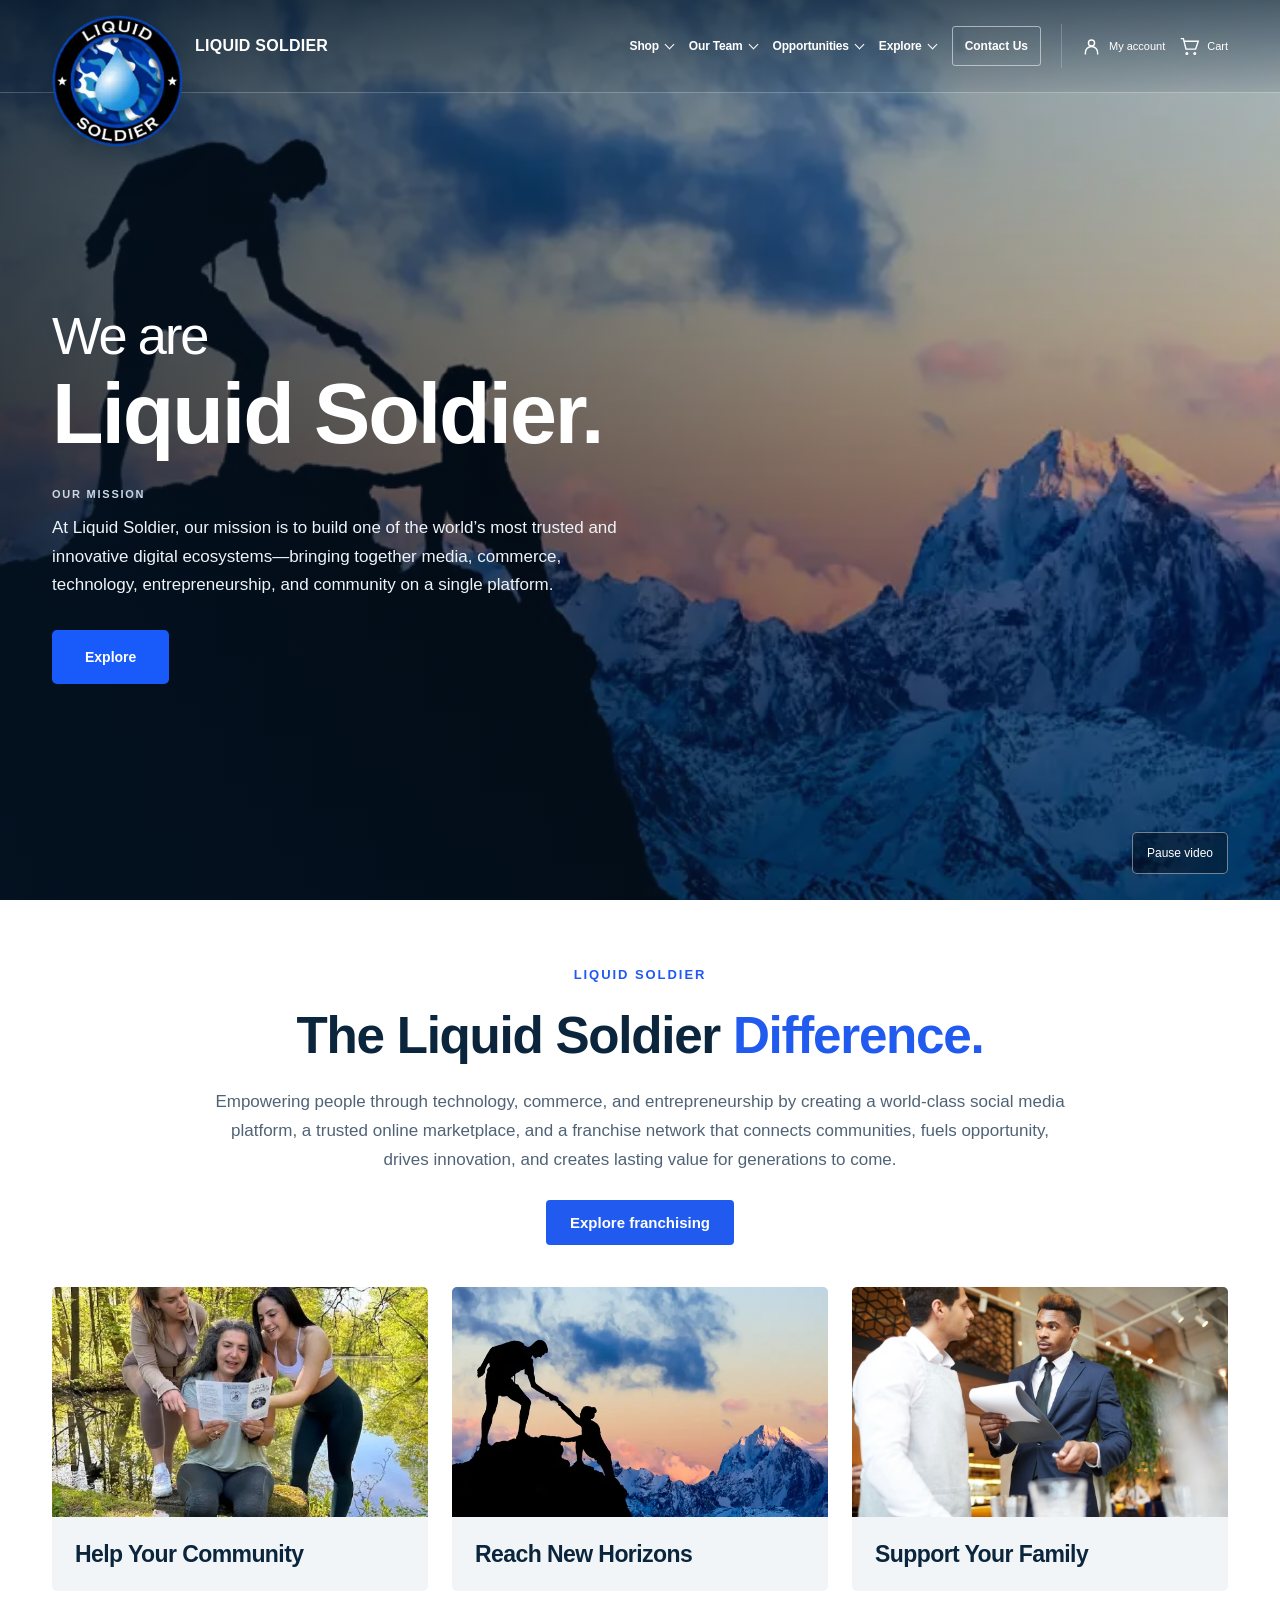
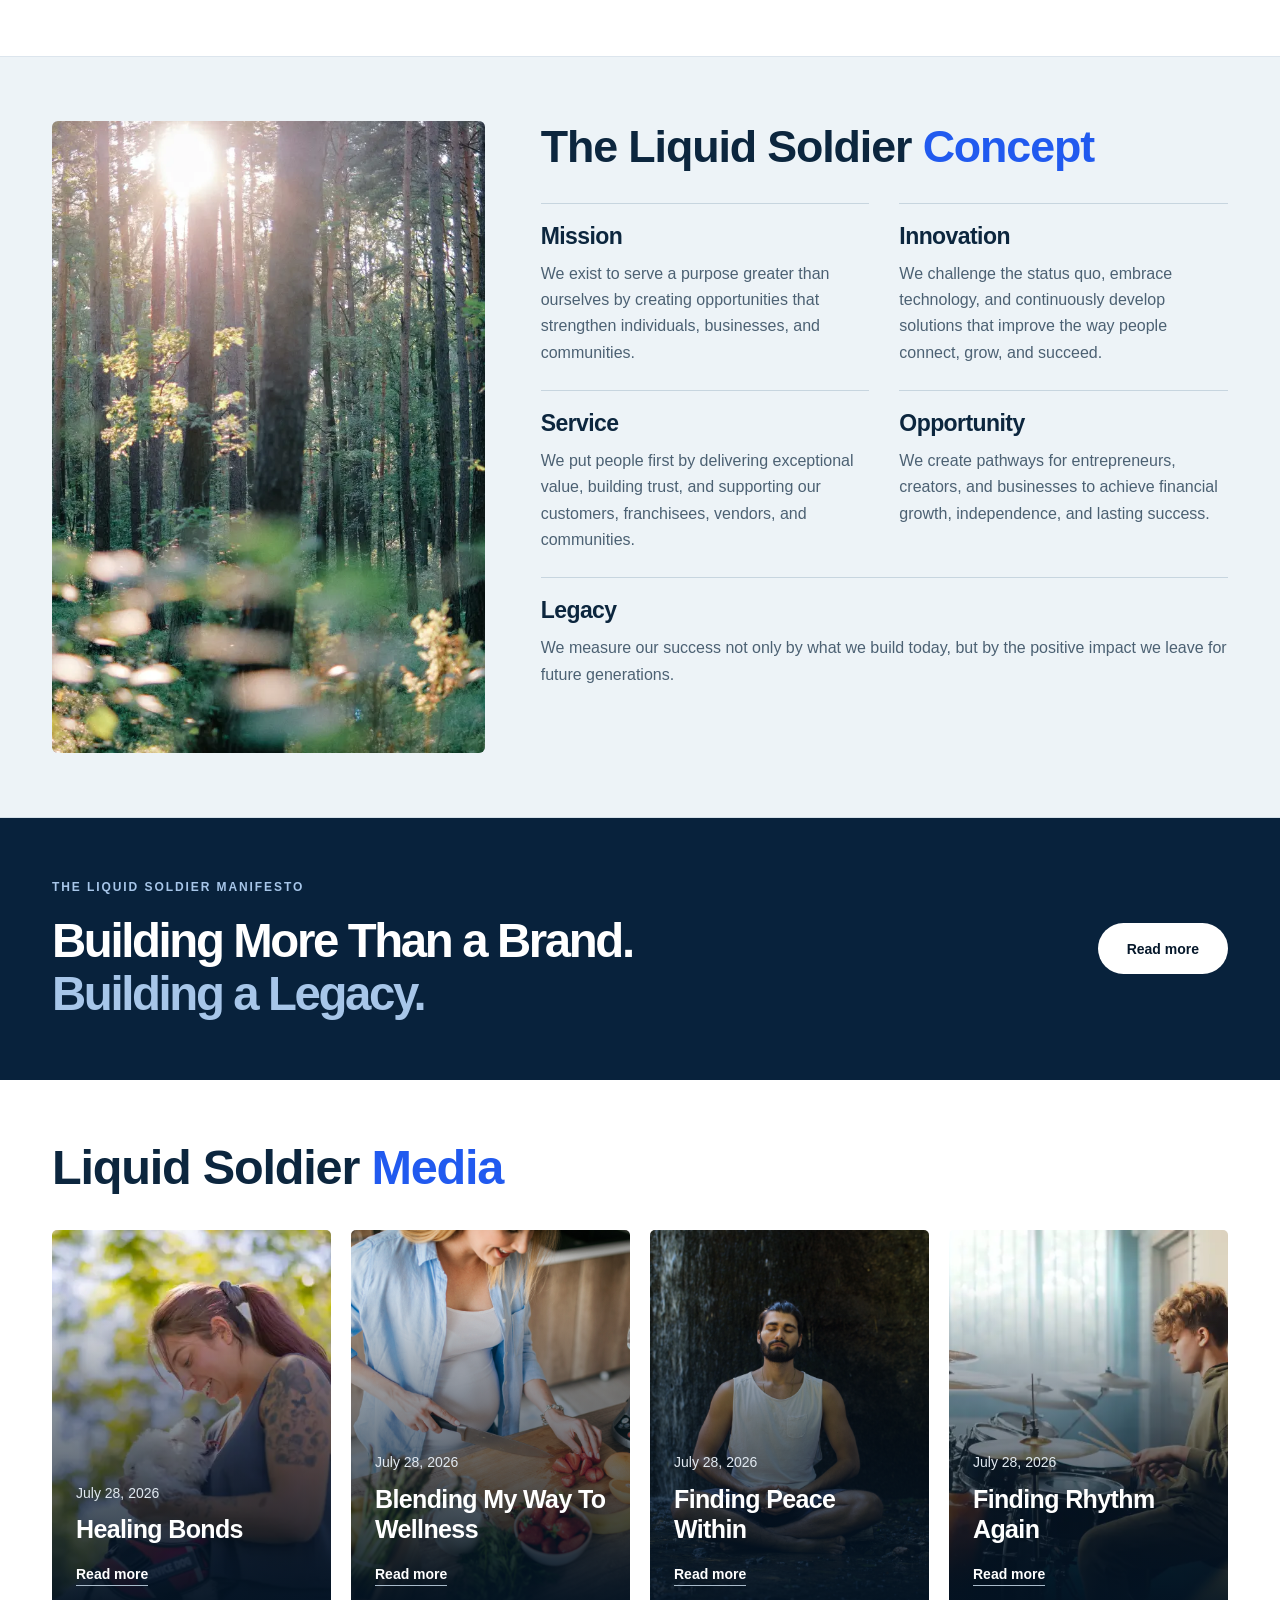
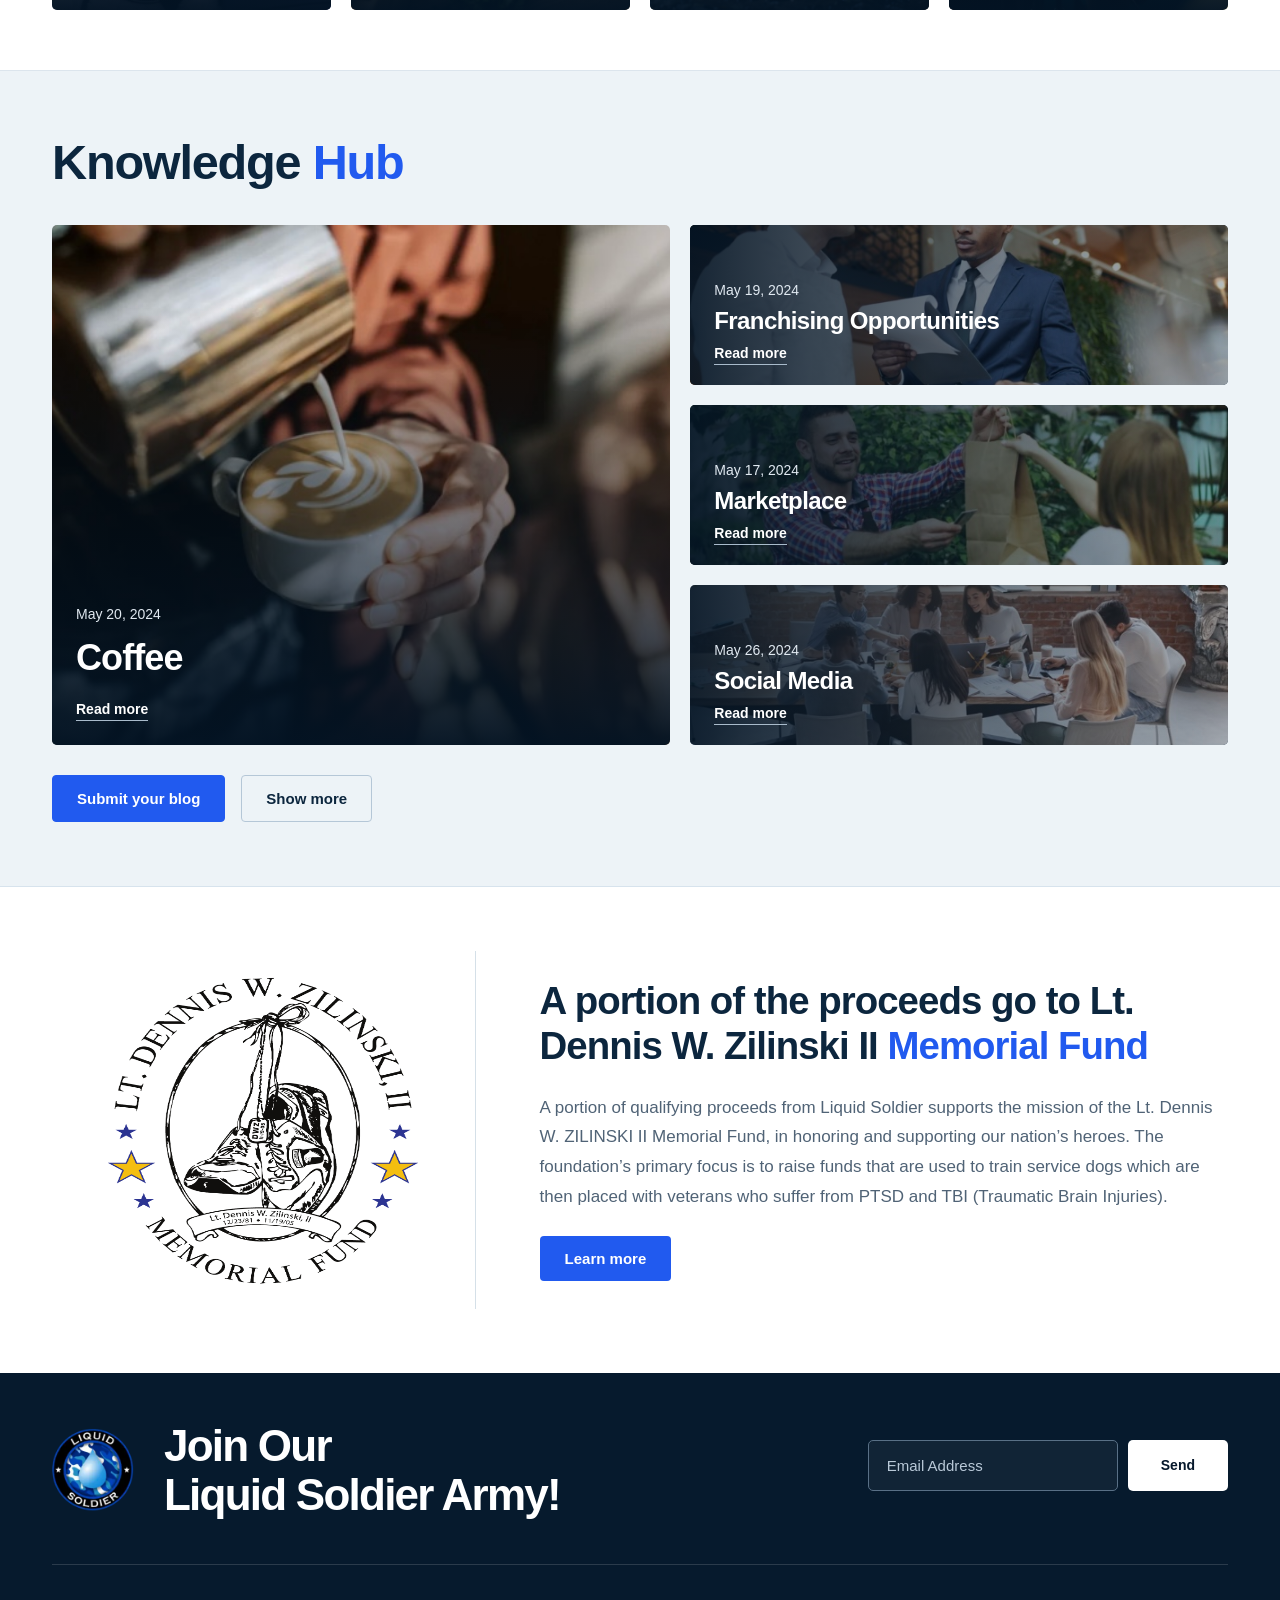
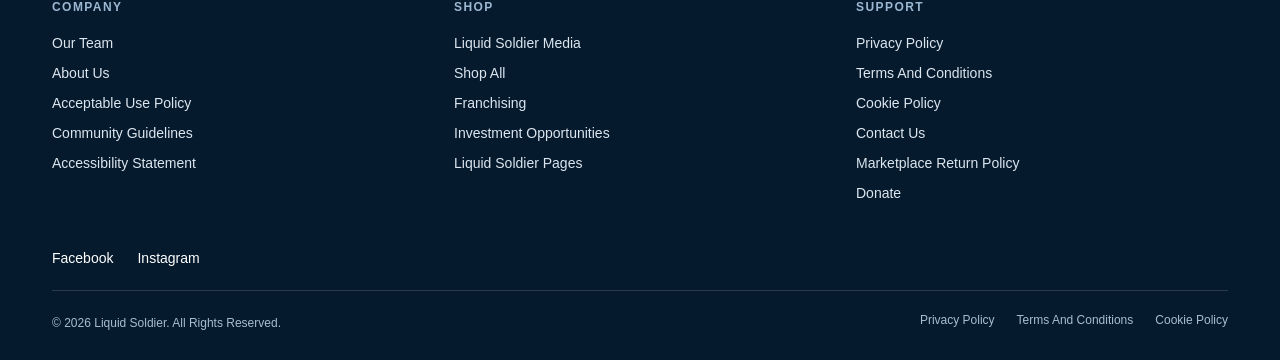
<file: index.html>
<!doctype html><html lang="en"><head><meta charset="utf-8"><meta name="viewport" content="width=device-width,initial-scale=1"><meta name="theme-color" content="#071c31"><title>Liquid Soldier | Cinematic Homepage Preview</title><meta name="description" content="Liquid Soldier — media, commerce, technology, entrepreneurship, and community."><link rel="stylesheet" href="styles.css"><link rel="stylesheet" href="fullscreen.css"><link rel="stylesheet" href="navigation-variations.css"><link rel="stylesheet" href="navigation-v2.css"><link rel="stylesheet" href="navigation-v2-sticky.css"><link rel="stylesheet" href="heading-avenir.css">
<link rel="stylesheet" href="concept-people.css">
<link rel="stylesheet" href="difference-photography.css">
<link rel="stylesheet" href="media-refined.css">
<link rel="stylesheet" href="hub-featured.css">
<link rel="stylesheet" href="support-logo.css">
<link rel="stylesheet" href="memorial-balanced.css">
<meta name="robots" content="noindex,nofollow">
</head><body class="direction-1 nav-revision nav-revision-4"><a class="skip" href="#main">Skip to main content</a>
<header class="header"><div class="container header-inner"><a href="#" class="brand" aria-label="Liquid Soldier home"><img src="logo-original.webp" alt="Liquid Soldier" width="112" height="114"><span class="wordmark">LIQUID SOLDIER</span></a><nav id="navigation" aria-label="Main navigation"><div class="primary"><details><summary>Shop</summary><div class="dropdown"><a class="" href="https://liquidsoldier.com/itsallmedical/">Shop All</a><a class="" href="https://liquidsoldier.com/liquid-soldier-coffee/">Liquid Soldier Coffee</a><a class="" href="https://liquidsoldier.com/liquid-soldier-supplements/">Liquid Soldier Supplements</a><a class="" href="https://liquidsoldier.com/ls-clothing-coming-soon/">Liquid Soldier Clothing</a><a class="" href="https://liquidsoldier.com/gallery/">Gallery Collectibles</a><a class="" href="https://liquidsoldier.com/donate/">Donate</a></div></details><details><summary>Our Team</summary><div class="dropdown"><a href="https://liquidsoldier.com/about-us/">About Us</a><a class="" href="https://liquidsoldier.com/leadership-governance/executive-team/">Executive Team</a><a class="" href="https://liquidsoldier.com/leadership-governance/executive-committee/">Executive Committee</a><a class="" href="https://liquidsoldier.com/leadership-governance/advisory-committee/">Advisory Committee</a><a class="" href="https://liquidsoldier.com/people-administration/human-resources-team/">Human Resources Team</a></div></details><details><summary>Opportunities</summary><div class="dropdown"><a href="https://liquidsoldier.com/franchising/">Franchising</a><a href="https://liquidsoldier.com/opportunities/">Investment Opportunities</a></div></details><details><summary>Explore</summary><div class="dropdown"><a href="https://liquidsoldier.com/liquid-soldier-media/">Liquid Soldier Media</a><a href="https://liquidsoldier.com/liquid-soldier-pages/">Liquid Soldier Pages</a><a href="https://liquidsoldier.com/blog/">Knowledge Hub</a></div></details><a class="contact-link" href="https://liquidsoldier.com/contact-us/">Contact Us</a></div></nav><div class="commerce-links"><a href="https://liquidsoldier.com/my-account/"><svg viewBox="0 0 24 24" fill="none" stroke="currentColor" stroke-width="1.6" aria-hidden="true"><circle cx="12" cy="8" r="3.5"/><path d="M5 21v-2a7 7 0 0 1 14 0v2"/></svg><span>My account</span></a><a href="https://liquidsoldier.com/cart/"><svg viewBox="0 0 24 24" fill="none" stroke="currentColor" stroke-width="1.6" aria-hidden="true"><path d="M2 3h3l3 12h11l3-9H6"/><circle cx="9" cy="20" r="1"/><circle cx="18" cy="20" r="1"/></svg><span>Cart</span></a></div><button aria-label="Menu" class="menu-button" aria-expanded="false" aria-controls="navigation"><span class="menu-label">Menu</span><span class="menu-lines" aria-hidden="true"></span></button></div></header>
<main id="main"><section class="hero" aria-labelledby="hero-title"><video autoplay muted playsinline loop preload="auto" poster="ABOUT-US-1024x1024-1-1.webp" aria-hidden="true"><source src="bannervideo.mp4" type="video/mp4"></video><div class="hero-shade"></div><div class="container hero-content"><h1 id="hero-title"><span>We are</span><strong>Liquid Soldier.</strong></h1><p><strong>Our Mission</strong> At Liquid Soldier, our mission is to build one of the world’s most trusted and innovative digital ecosystems—bringing together media, commerce, technology, entrepreneurship, and community on a single platform.</p><a class="button" href="https://liquidsoldier.com/franchising/">Explore</a></div><button class="video-toggle" aria-label="Play background video">Play video</button></section>
<section class="section difference difference-photography" id="difference"><div class="container"><div class="difference-photo-intro"><div class="difference-photo-title"><span class="eyebrow">LIQUID SOLDIER</span><h2>The Liquid Soldier <br><em>Difference.</em></h2></div><div><p>Empowering people through technology, commerce, and entrepreneurship by creating a world-class social media platform, a trusted online marketplace, and a franchise network that connects communities, fuels opportunity, drives innovation, and creates lasting value for generations to come.</p><a class="difference-photo-cta" href="https://liquidsoldier.com/franchising/">Explore franchising</a></div></div><div class="difference-photo-benefits"><article><img src="Image-1-e1685704927376.webp" alt="" loading="lazy"><h3>Help Your Community</h3></article><article><img src="ABOUT-US-1024x1024-1-1.webp" alt="" loading="lazy"><h3>Reach New Horizons</h3></article><article><img src="Untitled-design-Franchising-Opportunities.jpg" alt="" loading="lazy"><h3>Support Your Family</h3></article></div></div></section>
<section class="section concept concept-people" id="concept"><div class="container concept-people-inner"><div class="concept-photo"><img src="img10.webp" alt="Sunlight filtering through a forest"></div><div><h2>The Liquid Soldier <span class="concept-accent">Concept</span></h2><div class="concept-values"><article><h3>Mission</h3><p>We exist to serve a purpose greater than ourselves by creating opportunities that strengthen individuals, businesses, and communities.</p></article><article><h3>Innovation</h3><p>We challenge the status quo, embrace technology, and continuously develop solutions that improve the way people connect, grow, and succeed.</p></article><article><h3>Service</h3><p>We put people first by delivering exceptional value, building trust, and supporting our customers, franchisees, vendors, and communities.</p></article><article><h3>Opportunity</h3><p>We create pathways for entrepreneurs, creators, and businesses to achieve financial growth, independence, and lasting success.</p></article><article><h3>Legacy</h3><p>We measure our success not only by what we build today, but by the positive impact we leave for future generations.</p></article></div></div></div></section>
<section class="manifesto"><div class="container manifesto-inner"><div><span class="eyebrow light">The Liquid Soldier Manifesto</span><h2>Building More Than a Brand.<br><span>Building a Legacy.</span></h2></div><a class="button white" href="https://liquidsoldier.com/about-us/">Read more</a></div></section>
<section class="section media media-refined" id="media"><div class="container"><h2>Liquid Soldier <span>Media</span></h2><div class="media-cards"><a class="media-card" href="https://liquidsoldier.com/healing-bonds/"><img src="4-Blog-Healing-Bonds-1.webp" alt="" loading="lazy"><div class="media-card-copy"><time datetime="2026-07-28">July 28, 2026</time><h3>Healing Bonds</h3><span class="media-read">Read more</span></div></a><a class="media-card" href="https://liquidsoldier.com/blending-my-way-to-wellness/"><img src="2-Blog-Blending-My-Way-To-Wellness.png" alt="" loading="lazy"><div class="media-card-copy"><time datetime="2026-07-28">July 28, 2026</time><h3>Blending My Way To Wellness</h3><span class="media-read">Read more</span></div></a><a class="media-card" href="https://liquidsoldier.com/finding-peace-within/"><img src="1-Blog-Finding-Peace-Within-2.png" alt="" loading="lazy"><div class="media-card-copy"><time datetime="2026-07-28">July 28, 2026</time><h3>Finding Peace Within</h3><span class="media-read">Read more</span></div></a><a class="media-card" href="https://liquidsoldier.com/finding-rhythm-again/"><img src="3-Blog-Finding-Rhythm-Again.webp" alt="" loading="lazy"><div class="media-card-copy"><time datetime="2026-07-28">July 28, 2026</time><h3>Finding Rhythm Again</h3><span class="media-read">Read more</span></div></a></div></div></section>
<section class="section hub hub-featured" id="knowledge"><div class="container"><h2>Knowledge <span>Hub</span></h2><div class="knowledge-stories"><a class="knowledge-story" href="https://liquidsoldier.com/coffee/"><img src="Untitled-design-Coffee.jpg" alt=""><div class="knowledge-copy"><time datetime="2024-05-20">May 20, 2024</time><h3>Coffee</h3><span>Read more</span></div></a><a class="knowledge-story" href="https://liquidsoldier.com/franchising-opportunities/"><img src="Untitled-design-Franchising-Opportunities.jpg" alt=""><div class="knowledge-copy"><time datetime="2024-05-19">May 19, 2024</time><h3>Franchising Opportunities</h3><span>Read more</span></div></a><a class="knowledge-story" href="https://liquidsoldier.com/marketplace/"><img src="m1.jpg" alt=""><div class="knowledge-copy"><time datetime="2024-05-17">May 17, 2024</time><h3>Marketplace</h3><span>Read more</span></div></a><a class="knowledge-story" href="https://liquidsoldier.com/social-media/"><img src="s1.jpg" alt=""><div class="knowledge-copy"><time datetime="2024-05-26">May 26, 2024</time><h3>Social Media</h3><span>Read more</span></div></a></div><div class="knowledge-actions"><a href="https://liquidsoldier.com/submit-post/">Submit your blog</a><a href="https://liquidsoldier.com/blog/">Show more</a></div></div></section>
<section class="section support memorial-balanced" id="memorial"><div class="container memorial-inner"><div class="memorial-logo-area"><div class="memorial-emblem"><img src="zilinski-official-high-resolution.png" alt="Lt. Dennis W. Zilinski II Memorial Fund"></div></div><div class="memorial-text"><h2>A portion of the proceeds go to Lt. Dennis W. Zilinski II <span>Memorial Fund</span></h2><p>A portion of qualifying proceeds from Liquid Soldier supports the mission of the Lt. Dennis W. ZILINSKI II Memorial Fund, in honoring and supporting our nation’s heroes. The foundation’s primary focus is to raise funds that are used to train service dogs which are then placed with veterans who suffer from PTSD and TBI (Traumatic Brain Injuries).</p><a class="memorial-button" href="https://liquidsoldier.com/donate/">Learn more</a></div></div></section></main>
<footer><div class="container"><div class="footer-top"><a href="#" aria-label="Liquid Soldier home"><img src="logo-original.webp" alt="Liquid Soldier" width="82" height="84"></a><h2>Join Our<br>Liquid Soldier Army!</h2><form class="newsletter"><label class="sr-only" for="email">Email Address</label><input id="email" name="email" type="email" placeholder="Email Address" autocomplete="email" required><button class="button white" type="submit">Send</button><p class="form-status" role="status"></p></form></div><div class="footer-links"><div><h3>Company</h3><a href="#navigation">Our Team</a><a class="" href="https://liquidsoldier.com/about-us/">About Us</a><a class="" href="https://liquidsoldier.com/acceptable-use-policy/">Acceptable Use Policy</a><a class="" href="https://liquidsoldier.com/community-guidelines/">Community Guidelines</a><a class="" href="https://liquidsoldier.com/accessibility-statement/">Accessibility Statement</a></div><div><h3>Shop</h3><a href="https://liquidsoldier.com/liquid-soldier-media/">Liquid Soldier Media</a><a class="" href="https://liquidsoldier.com/itsallmedical/">Shop All</a><a class="" href="https://liquidsoldier.com/franchising/">Franchising</a><a class="" href="https://liquidsoldier.com/opportunities/">Investment Opportunities</a><a class="" href="https://liquidsoldier.com/liquid-soldier-pages/">Liquid Soldier Pages</a></div><div><h3>Support</h3><a href="https://liquidsoldier.com/privacy-policy/">Privacy Policy</a><a href="https://liquidsoldier.com/terms-and-conditions/">Terms And Conditions</a><a href="https://liquidsoldier.com/cookie-policy">Cookie Policy</a><a class="" href="https://liquidsoldier.com/contact-us/">Contact Us</a><a class="" href="https://liquidsoldier.com/marketplace-return-policy/">Marketplace Return Policy</a><a class="" href="https://liquidsoldier.com/donate/">Donate</a></div></div><div class="social-links"><a href="https://www.facebook.com/">Facebook</a><a href="https://www.instagram.com/">Instagram</a></div><div class="footer-bottom"><p>© 2026 Liquid Soldier. All Rights Reserved.</p><div><a href="https://liquidsoldier.com/privacy-policy/">Privacy Policy</a><a href="https://liquidsoldier.com/terms-and-conditions/">Terms And Conditions</a><a href="https://liquidsoldier.com/cookie-policy">Cookie Policy</a></div></div></div></footer><script src="script.js"></script><script src="navigation-variations.js"></script><script src="navigation-v2-sticky.js"></script></body></html>
</file>
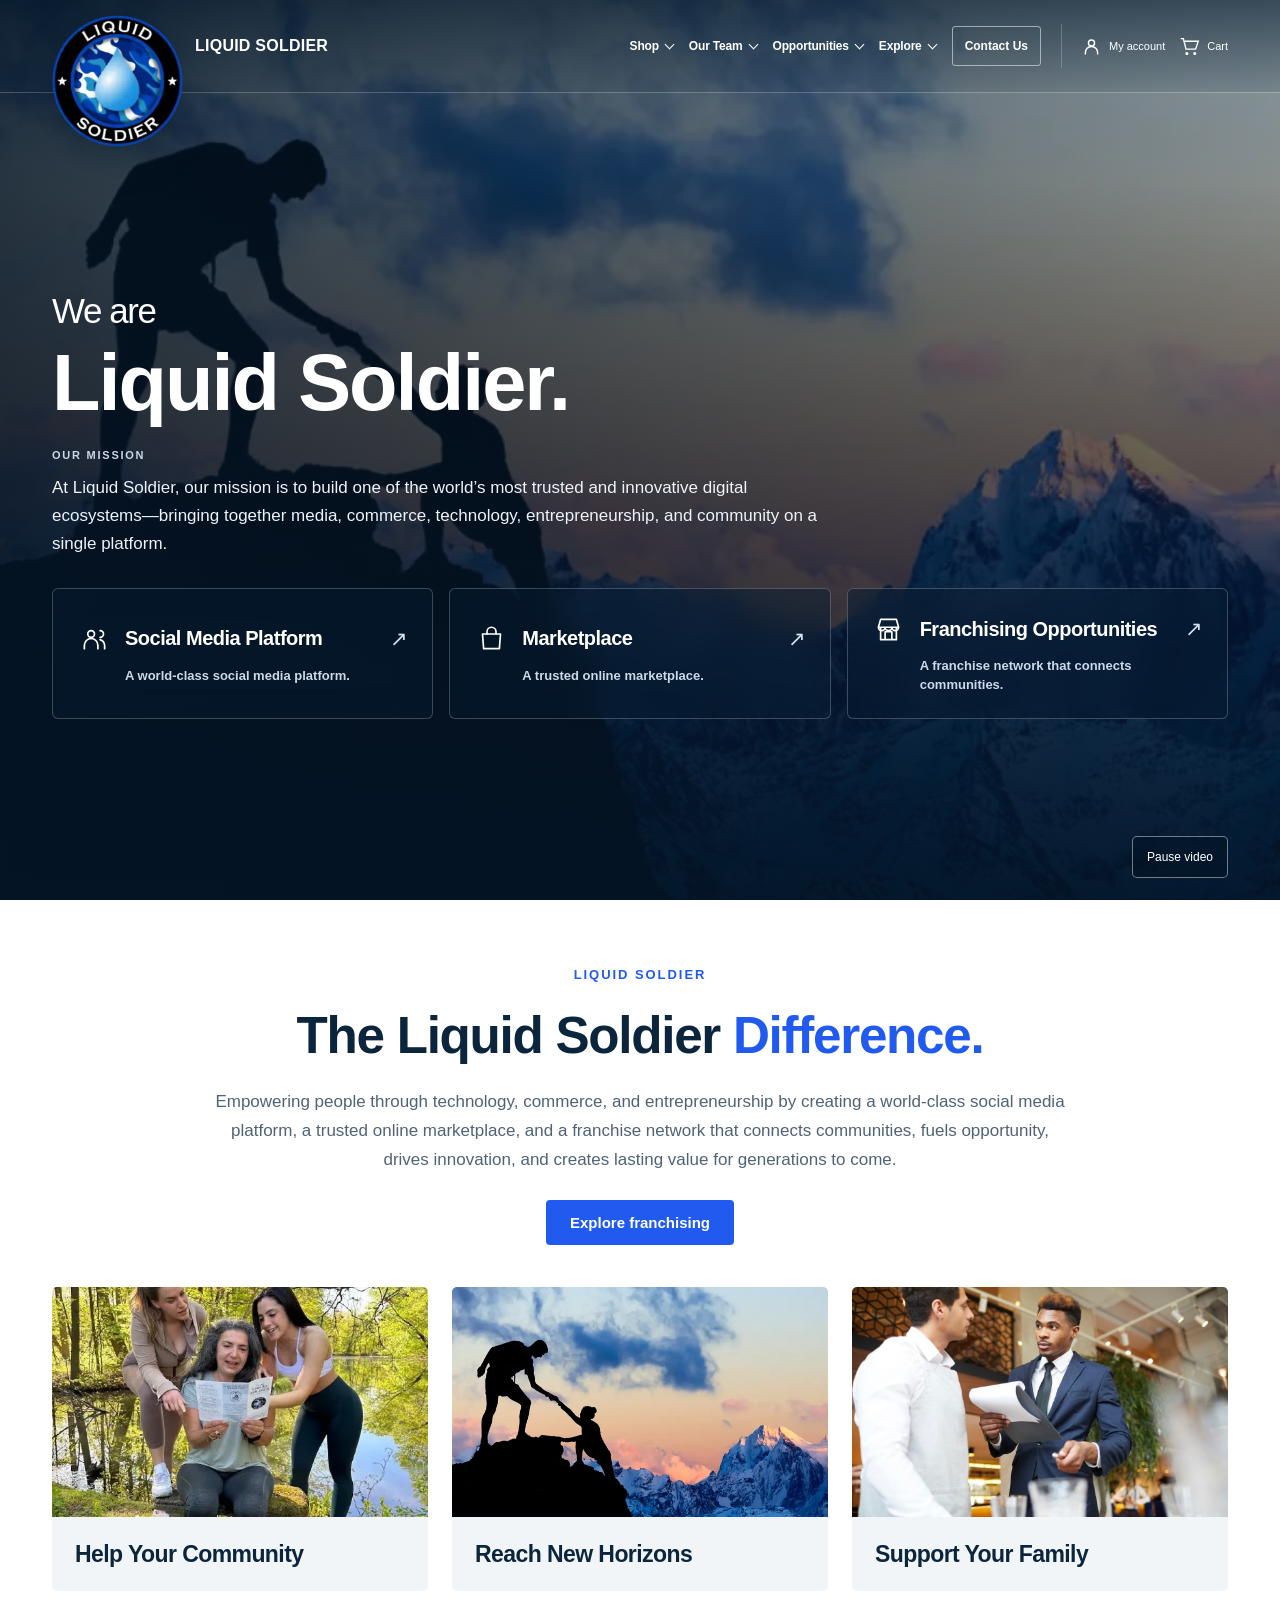
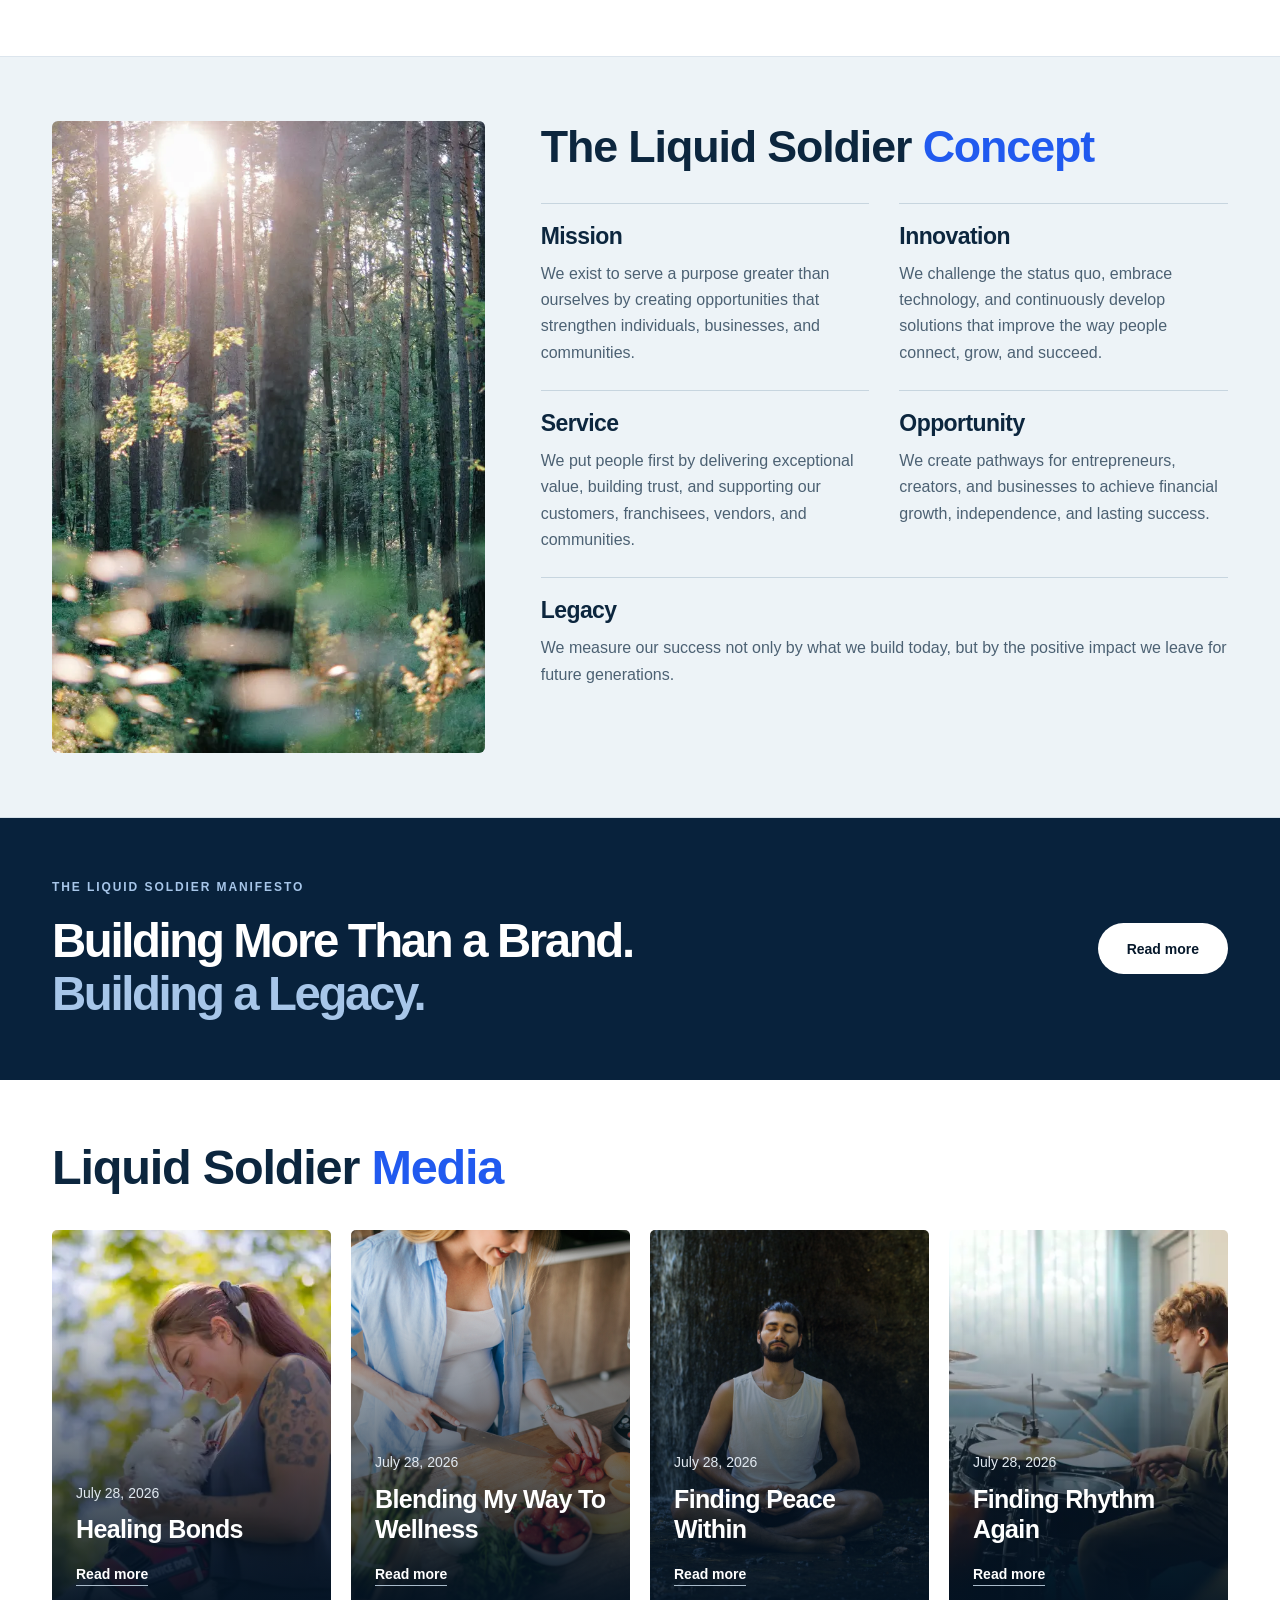
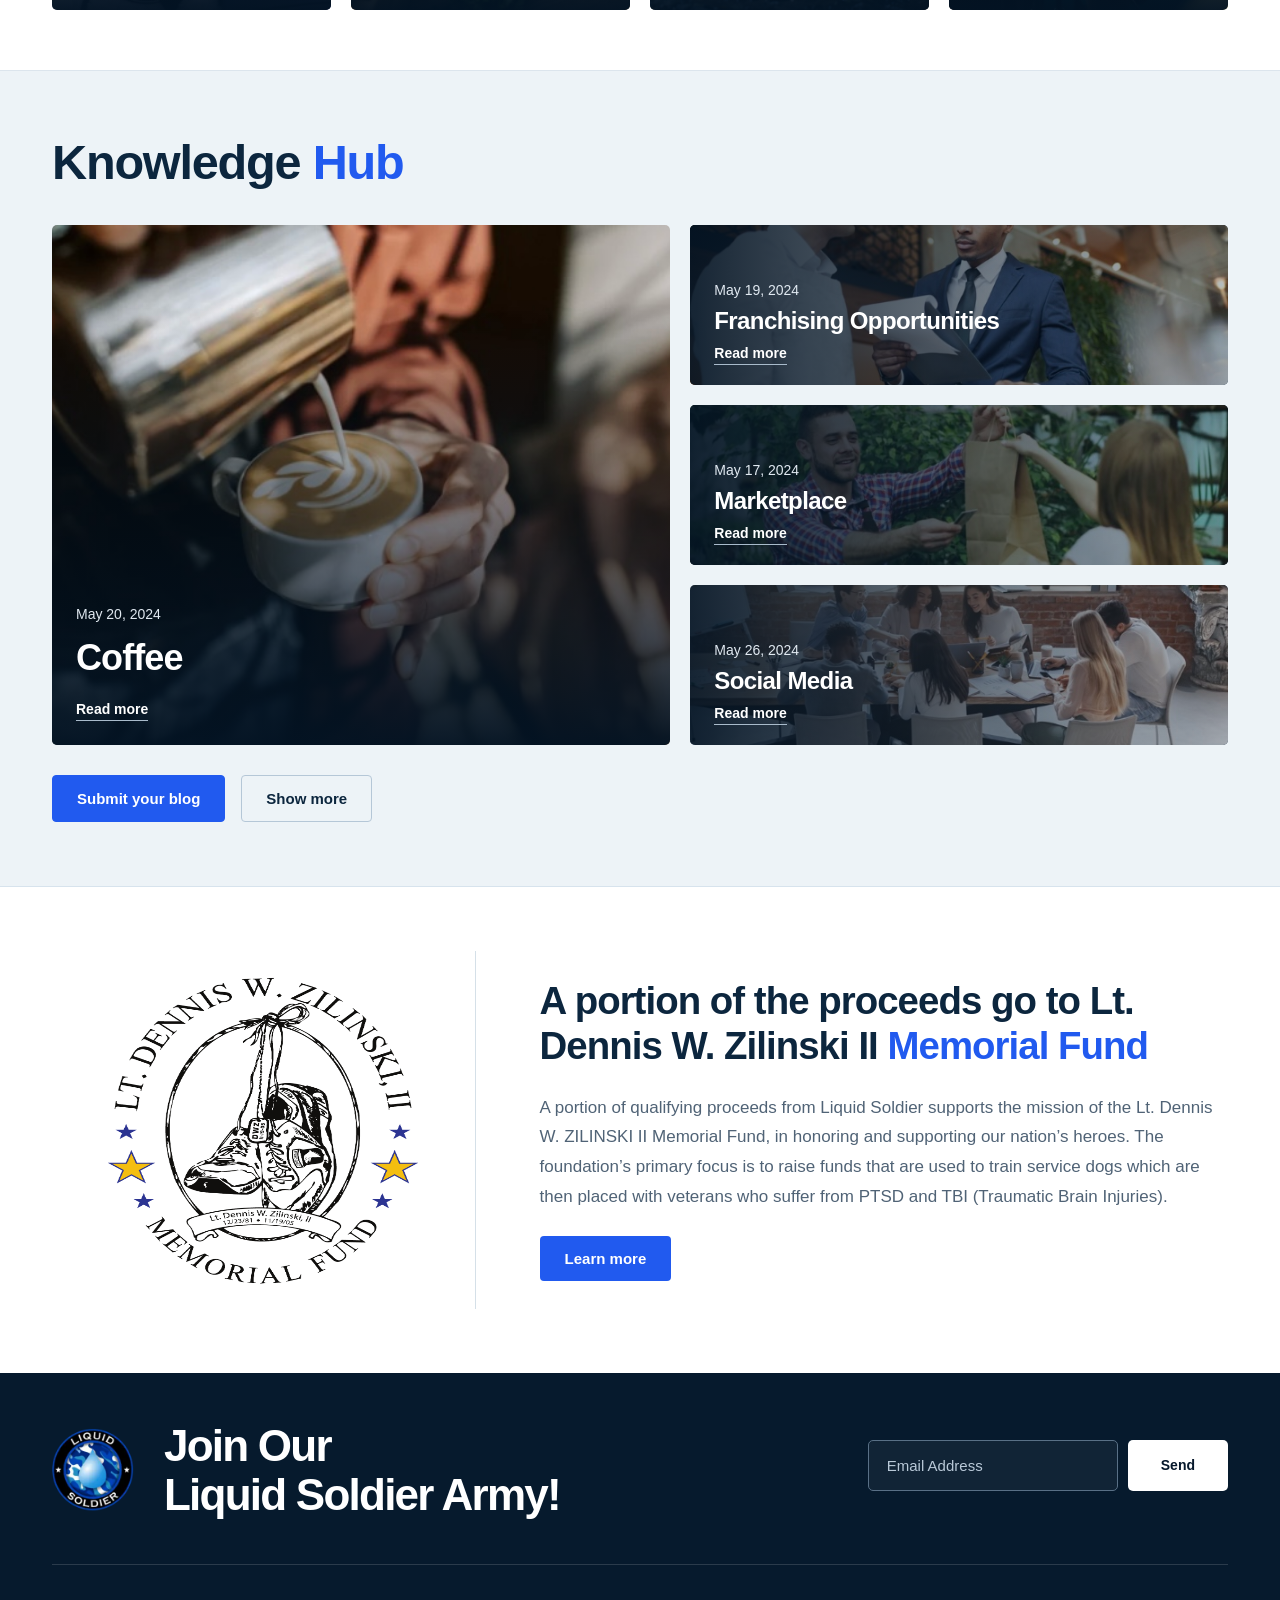
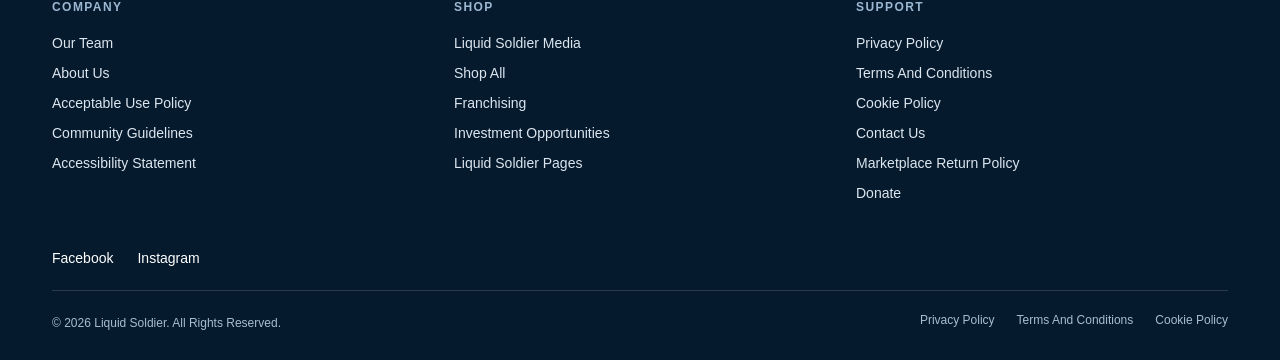
<file: V2/index.html>
<!doctype html><html lang="en"><head><meta charset="utf-8"><meta name="viewport" content="width=device-width,initial-scale=1"><meta name="theme-color" content="#071c31"><title>Liquid Soldier | Liquid Soldier V2</title><meta name="description" content="Liquid Soldier — media, commerce, technology, entrepreneurship, and community."><style>:root{--navy:#071c31;--blue:#145ee8;--ink:#10263c;--muted:#536373;--line:#dce3ea;--paper:#f2f6fa}*{box-sizing:border-box}html{scroll-behavior:smooth;scroll-padding-top:130px}body{margin:0;font-family:Arial,Helvetica,sans-serif;color:var(--ink);background:white;-webkit-font-smoothing:antialiased}a{color:inherit;text-decoration:none}button,summary,a{-webkit-tap-highlight-color:transparent}button{font:inherit;cursor:pointer}a:focus-visible,button:focus-visible,summary:focus-visible{outline:3px solid #3b91ff;outline-offset:5px}img{display:block;width:100%;object-fit:cover}p{font-size:17px;line-height:1.75;margin:0;color:var(--muted)}h1,h2,h3{margin:0;font-weight:700;letter-spacing:-.045em}h2{font-size:clamp(30px,3.3vw,46px);line-height:1.12}h3{font-size:23px;line-height:1.2;letter-spacing:-.025em}.container{width:min(1240px,calc(100% - 96px));margin:auto}.skip{position:fixed;top:-100px;z-index:100;background:white;padding:16px}.skip:focus{top:10px}.header{background:#fff;border-bottom:1px solid var(--line);position:relative;z-index:20}.header-inner{display:flex;align-items:center;gap:55px;padding:18px 0}.brand{flex:none}.brand img{width:76px;height:78px}nav{flex:1}.primary,.secondary{display:flex;align-items:center;gap:32px}.primary{font-size:15px;font-weight:700;padding:0 0 18px;border-bottom:1px solid var(--line)}.secondary{padding-top:15px;font-size:13px;color:var(--muted);gap:28px}.contact-link{margin-left:auto;color:var(--blue)}nav a:hover{color:var(--blue)}details{position:relative}summary{cursor:pointer;list-style:none}summary::-webkit-details-marker{display:none}summary:after{content:'⌄';margin-left:8px}.dropdown{position:absolute;top:30px;left:-16px;background:white;border:1px solid var(--line);box-shadow:0 12px 30px #071c3120;width:260px;padding:12px;border-radius:8px;display:grid;z-index:30}.dropdown a{padding:12px;font-size:14px;line-height:1.4}.menu-button{display:none}.hero{height:610px;position:relative;background:var(--navy);color:white;overflow:hidden}.hero video{position:absolute;width:100%;height:100%;object-fit:cover;object-position:center 40%}.hero-shade{position:absolute;inset:0;background:linear-gradient(90deg,rgba(3,20,38,.95) 0%,rgba(3,20,38,.76) 42%,rgba(3,20,38,.12) 100%)}.hero-content{position:relative;padding-top:78px}.eyebrow{text-transform:uppercase;display:block;font-size:12px;font-weight:700;letter-spacing:.16em;color:var(--blue);margin-bottom:22px;line-height:1.5}.eyebrow.light{color:#acd1ff}h1{font-size:clamp(58px,6.5vw,88px);line-height:.98;letter-spacing:-.055em;margin-bottom:26px}.hero p{color:#e0e9f3;max-width:550px;font-size:16px;line-height:1.7;margin-bottom:30px}.hero p strong{font-weight:400}.button{display:inline-flex;align-items:center;justify-content:center;min-height:50px;padding:15px 25px;background:var(--blue);color:white;border:1px solid transparent;border-radius:4px;font-size:14px;font-weight:700;transition:background .2s,transform .2s}.button:hover{background:#0849bf;transform:translateY(-2px)}.button.white{background:white;color:var(--navy)}.button.white:hover{background:#dbeaff}.button.outline{border-color:#b7c7d7;color:var(--ink);background:transparent}.button.outline:hover{background:var(--paper)}.video-toggle{position:absolute;right:32px;bottom:24px;border:1px solid #ffffff70;background:#071c31b0;color:white;padding:10px 14px;border-radius:4px;font-size:13px}.section{padding:76px 0}.section-intro{display:grid;grid-template-columns:1.1fr 1fr;gap:80px;align-items:center;margin-bottom:38px}.section-intro h2{font-size:clamp(30px,3vw,42px)}.intro-copy p{margin-bottom:22px}.text-link{display:inline-block;font-size:14px;font-weight:700;border-bottom:1px solid #91b3dd;padding-bottom:5px;color:var(--blue)}.text-link:hover{color:var(--navy)}.benefit-grid{display:grid;grid-template-columns:repeat(3,1fr);gap:22px}.benefit{position:relative;background:var(--paper);border-radius:6px;overflow:hidden}.benefit img{height:235px;object-position:center}.benefit h3{padding:22px 24px;font-size:23px}.concept{background:var(--paper);border-block:1px solid var(--line)}.section-heading{display:flex;align-items:center;justify-content:space-between;gap:32px;margin-bottom:36px}.heading-line{height:1px;background:var(--line);flex:1}.values{display:grid;grid-template-columns:repeat(5,1fr);gap:24px}.values article{border-left:1px solid #cdd9e5;padding-left:22px}.values article:first-child{padding-left:0;border:0}.value-mark{display:block;color:var(--blue);font-size:32px;height:52px}.values h3{font-size:21px;margin-bottom:15px}.values p{font-size:15px;line-height:1.65}.manifesto{padding:62px 0;background:radial-gradient(ellipse at 100% 0%,#164471,transparent 65%),var(--navy);color:white}.manifesto-inner{display:flex;align-items:center;justify-content:space-between;gap:40px}.manifesto h2{font-size:clamp(30px,3.6vw,49px)}.manifesto h2 span{color:#a7c9ef}.manifesto .eyebrow{margin-bottom:18px}.manifesto .button{flex:none}.stories{display:grid;grid-template-columns:repeat(4,1fr);gap:25px}.story img{aspect-ratio:1.2;border-radius:5px;transition:filter .2s}.story:hover img{filter:brightness(.88)}.story h3{font-size:23px;margin-top:20px;max-width:245px}.story span{display:block;margin-top:16px;font-size:13px;color:var(--blue);font-weight:700}.media-bottom{margin-top:32px}.hub{padding-top:0}.hub .container{border-top:1px solid var(--line);padding-top:58px}.hub-grid{display:grid;grid-template-columns:repeat(4,1fr);gap:22px}.hub-card{position:relative;border-radius:5px;overflow:hidden;background:var(--navy)}.hub-card:after{content:'';position:absolute;inset:0;background:linear-gradient(transparent,#031528dd)}.hub-card img{height:210px;transition:transform .3s}.hub-card:hover img{transform:scale(1.04)}.hub-card h3{position:absolute;bottom:22px;left:22px;right:20px;color:white;z-index:1;font-size:24px}.support{background:var(--paper);border-block:1px solid var(--line)}.support-inner{display:grid;grid-template-columns:.9fr 1.1fr;gap:64px;align-items:center}.support-photo img{height:500px;border-radius:6px;object-position:center}.support-copy h2{font-size:clamp(29px,2.8vw,39px);margin-bottom:22px}.support-copy p{font-size:16px;margin-bottom:26px}.support-copy .eyebrow{margin-bottom:16px}footer{background:var(--navy);color:white;padding:55px 0 26px}.footer-top{display:flex;align-items:center;gap:30px;border-bottom:1px solid #ffffff25;padding-bottom:40px}.footer-top img{width:82px}.footer-top h2{font-size:34px}.footer-top>.button{margin-left:auto}.footer-links{display:grid;grid-template-columns:repeat(3,1fr);gap:30px;padding:38px 0}.footer-links h3{font-size:12px;text-transform:uppercase;letter-spacing:.12em;color:#9cb8d2;margin-bottom:20px}.footer-links a{display:block;font-size:14px;margin:14px 0;color:#dce6ef}.footer-links a:hover{text-decoration:underline}.footer-bottom{border-top:1px solid #ffffff25;padding-top:22px;display:flex;justify-content:space-between;gap:24px}.footer-bottom p,.footer-bottom a{font-size:12px;color:#a9bdd0}.footer-bottom>div{display:flex;gap:22px}
@media(min-width:1600px){.hero{height:660px}.hero-content{padding-top:100px}}@media(max-width:1100px){.container{width:calc(100% - 56px)}.header-inner{gap:28px}.primary{gap:20px;font-size:13px}.secondary{gap:20px;font-size:12px}.section-intro{gap:40px}.values{gap:16px}.values article{padding-left:15px}.support-inner{gap:38px}.story h3{font-size:20px}}
@media(max-width:800px){html{scroll-padding-top:20px}.container{width:calc(100% - 40px)}.header-inner{justify-content:space-between;flex-wrap:wrap;padding:12px 0;gap:0}.brand img{width:60px;height:62px}.menu-button{display:flex;gap:14px;align-items:center;background:white;border:1px solid var(--line);border-radius:4px;padding:12px 16px;font-size:14px}.header nav{display:none;flex-basis:100%;padding:20px 0 8px}.header nav.open{display:block}.primary,.secondary{display:flex;align-items:stretch;flex-direction:column;gap:0;font-size:16px}.primary>a,.secondary>a,summary{padding:14px 0}.contact-link{margin:0}.dropdown{position:static;width:auto;box-shadow:none;margin:4px 0 12px;background:var(--paper)}.hero{height:auto;min-height:610px}.hero-content{padding-top:64px;padding-bottom:95px}.hero-shade{background:linear-gradient(90deg,#031426ed,#03142680)}h1{font-size:clamp(50px,10vw,75px)}.hero p{max-width:500px}.section{padding:52px 0}.section-intro{grid-template-columns:1fr;gap:24px;margin-bottom:30px}.eyebrow{margin-bottom:16px}.benefit-grid{gap:14px}.benefit img{height:170px}.benefit h3{padding:17px;font-size:18px}.values{grid-template-columns:repeat(2,1fr);gap:30px}.values article,.values article:first-child{border-left:1px solid #cdd9e5;padding-left:18px}.values article:last-child{grid-column:1/-1;max-width:550px}.values p{font-size:16px}.manifesto{padding:45px 0}.manifesto-inner{align-items:flex-start;flex-direction:column;gap:28px}.stories,.hub-grid{grid-template-columns:repeat(2,1fr);gap:30px 20px}.hub{padding-top:0}.hub .container{padding-top:42px}.support-inner{grid-template-columns:1fr;gap:30px}.support-photo img{height:360px;object-position:center 40%}.footer-top{flex-wrap:wrap;gap:22px}.footer-top h2{font-size:28px}.footer-top>.button{margin-left:0}.footer-bottom{flex-direction:column}.footer-bottom>div{flex-wrap:wrap}.section-heading{margin-bottom:28px;gap:20px}.section-heading h2{font-size:30px}.section-heading>.text-link{white-space:nowrap}}
@media(max-width:480px){.hero{min-height:620px}.hero p{font-size:16px}.hero-content{padding-top:50px}.benefit-grid{grid-template-columns:1fr}.benefit{display:grid;grid-template-columns:120px 1fr;align-items:center}.benefit img{height:120px}.benefit h3{font-size:21px}.stories{gap:28px 16px}.story h3{font-size:19px}.story img{aspect-ratio:1}.hub-grid{gap:16px}.hub-card img{height:190px}.hub-card h3{font-size:20px;left:16px;bottom:18px}.footer-links{grid-template-columns:1fr 1fr}.footer-top img{width:66px}.footer-top h2{font-size:25px}.support-photo img{height:310px}}
@media(prefers-reduced-motion:reduce){html{scroll-behavior:auto}*,*:before,*:after{transition:none!important}}

/* Keep original illustrations at a restrained, legible scale. */
.benefit{display:flex;align-items:center;padding:26px 22px;gap:20px}.benefit img{width:70px;height:70px;object-fit:contain;flex:none}.benefit h3{padding:0;font-size:21px}.support-photo{background:white;border:1px solid var(--line);border-radius:6px;padding:48px}.support-photo img{height:350px;object-fit:contain}.values p{font-size:16px}.secondary{font-size:14px}@media(max-width:1100px){.secondary{font-size:13px}.benefit{gap:14px;padding:22px 16px}.benefit img{width:52px;height:52px}.benefit h3{font-size:19px}}@media(max-width:800px){.benefit-grid{grid-template-columns:1fr}.benefit{padding:20px 24px}.benefit img{width:54px;height:54px}.support-photo{padding:30px}.support-photo img{height:260px}.secondary{font-size:16px}}
/* Refined editorial art direction */
:root{--navy:#06182b;--blue:#185bfa;--ink:#0c2136;--paper:#f0f3f6}body{font-family:'Helvetica Neue',Helvetica,Arial,sans-serif}.container{width:min(1280px,calc(100% - 104px))}.header{background:var(--navy);color:white;border-bottom:1px solid #ffffff20}.header-inner{padding:17px 0}.primary{border-color:#ffffff26;font-weight:500}.secondary{color:#bdcad7}.contact-link{color:#fff;border:1px solid #ffffff50;padding:9px 16px;border-radius:100px}.dropdown{color:var(--ink)}.brand img{width:72px;height:74px}.hero{height:735px;background:#06182b}.hero video{width:64%;left:36%;object-position:center}.hero-shade{background:linear-gradient(90deg,#06182b 0%,#06182b 29%,#06182ba8 48%,#06182b18 85%),linear-gradient(0deg,#06182b99,transparent 30%)}.hero-content{padding-top:58px}.hero h1{font-size:clamp(72px,8.8vw,124px);letter-spacing:-.065em;line-height:.85;margin-bottom:30px;font-weight:800}.hero h1>span{font-size:.54em;line-height:1.2;font-weight:400;letter-spacing:-.045em}.hero h1 em{font-style:normal;color:#90bbff}.hero p{max-width:460px;font-size:15px;line-height:1.65;margin-bottom:25px}.hero p strong{display:block;font-size:11px;font-weight:700;text-transform:uppercase;letter-spacing:.13em;color:#a6b9cd;margin-bottom:8px}.hero .eyebrow{font-size:10px;letter-spacing:.18em;margin-bottom:25px}.button{border-radius:100px;padding:16px 28px;min-height:51px}.video-toggle{border-radius:100px;right:52px;bottom:30px}.section{padding:88px 0}.section-intro{grid-template-columns:1fr 1fr;gap:100px;margin-bottom:42px}.section-intro h2{font-size:clamp(42px,4.8vw,66px);letter-spacing:-.055em;line-height:1.04}.section-intro h2 em{font-style:normal;color:var(--blue)}.intro-copy{padding-top:24px}.intro-copy p{font-size:17px;line-height:1.7}.benefit-grid{gap:24px}.benefit{display:block;padding:0;position:relative;border-radius:0;background:var(--navy);height:330px;overflow:hidden}.benefit img{width:100%;height:100%;object-fit:cover;opacity:.9;transition:transform .5s}.benefit:after{content:'';position:absolute;inset:0;background:linear-gradient(0deg,#06182bd9,transparent 70%)}.benefit h3{position:absolute;bottom:28px;left:26px;right:24px;z-index:1;color:white;font-size:29px;max-width:230px;letter-spacing:-.035em}.benefit:hover img{transform:scale(1.04)}.benefit:nth-child(2){margin-top:38px}.concept{background:var(--navy);color:white;border:0}.concept .section-heading{align-items:flex-start;margin-bottom:45px}.concept .section-heading h2{font-size:clamp(29px,3.2vw,45px);max-width:760px;width:67%;line-height:1.18}.concept .eyebrow{color:#8bb7fa;padding-top:8px}.values{gap:25px}.values article{border-color:#ffffff26}.values article:first-child{border:0}.values p{color:#b9c7d5;font-size:15px;line-height:1.65}.value-mark{color:#81b1fa;height:55px;font-size:30px}.values h3{font-weight:500}.manifesto{background:#eaf0f7;color:var(--ink);padding:65px 0}.manifesto .eyebrow{color:#536b83}.manifesto h2{font-size:clamp(34px,4vw,56px);letter-spacing:-.05em}.manifesto h2 span{color:var(--blue)}.manifesto .button{background:var(--navy);color:white}.stories{grid-template-columns:1.5fr 1fr 1fr;gap:26px}.story:first-child{grid-row:span 2;grid-column:1}.story:first-child img{height:415px;aspect-ratio:auto}.story:first-child h3{font-size:35px}.story:nth-child(2){grid-column:2/4;display:grid;grid-template-columns:1fr 1fr;column-gap:24px;align-content:start}.story:nth-child(2) img{grid-row:span 2;height:195px;aspect-ratio:auto}.story:nth-child(2) h3{font-size:29px;margin-top:12px}.story:nth-child(2) span{align-self:start;margin-top:18px}.story:nth-child(n+3) img{height:180px;aspect-ratio:auto}.story img{border-radius:0}.story h3{max-width:none;letter-spacing:-.035em;line-height:1.16}.story span{text-transform:uppercase;font-size:10px;letter-spacing:.12em}.section-heading h2{font-size:clamp(36px,4vw,52px);letter-spacing:-.05em}.media-bottom{margin-top:30px}.hub-grid{gap:22px}.hub-card{border-radius:0}.hub-card img{height:250px}.hub-card h3{font-size:27px}.support{background:#f0f3f6}.support-photo{padding:45px;background:white;border:0;max-width:430px}.support-photo img{height:320px}.support-inner{grid-template-columns:.85fr 1.15fr;gap:90px}.support-copy h2{font-size:clamp(30px,3.3vw,45px);letter-spacing:-.045em}.support-copy .eyebrow{font-size:10px}.support-copy p{font-size:16px}.footer-top h2{font-size:44px;letter-spacing:-.04em}.footer-top{padding-bottom:45px}.footer-top .button{padding-inline:32px}footer{padding-top:65px}.footer-links{padding:35px 0}
@media(max-width:1100px){.container{width:calc(100% - 64px)}.hero{height:710px}.hero h1{font-size:100px}.primary{gap:17px}.secondary{gap:20px}.benefit{height:285px}.benefit h3{font-size:25px}.section-intro{gap:50px}.stories{gap:20px}.support-inner{gap:45px}.hero p{max-width:420px}.concept .section-heading h2{width:70%}}
@media(max-width:800px){.container{width:calc(100% - 40px)}.header-inner{padding:12px 0}.brand img{width:58px;height:60px}.menu-button{background:transparent;color:white;border-color:#ffffff50}.primary,.secondary{font-size:16px}.contact-link{margin-top:12px;text-align:center}.hero{height:auto;min-height:720px}.hero video{left:0;width:100%;opacity:.65}.hero-shade{background:linear-gradient(90deg,#06182be8,#06182b88),linear-gradient(0deg,#06182b,transparent 50%)}.hero-content{padding-top:45px;padding-bottom:85px}.hero h1{font-size:clamp(78px,14vw,108px)}.hero p{font-size:15px;max-width:460px}.section{padding:60px 0}.section-intro{gap:24px;grid-template-columns:1fr}.section-intro h2{font-size:47px}.intro-copy{padding-top:0}.benefit-grid{grid-template-columns:repeat(3,1fr);gap:14px}.benefit{height:240px}.benefit:nth-child(2){margin-top:24px}.benefit h3{font-size:22px;left:16px;bottom:20px;right:12px}.concept .section-heading{flex-direction:column;gap:10px}.concept .section-heading h2{width:100%;font-size:34px}.values article:first-child{border-left:1px solid #ffffff26}.manifesto{padding:48px 0}.stories{grid-template-columns:repeat(2,1fr);gap:30px 18px}.story:first-child{grid-row:auto;grid-column:auto}.story:first-child img,.story:nth-child(n+3) img{height:210px}.story:first-child h3,.story:nth-child(2) h3,.story h3{font-size:24px}.story:nth-child(2){grid-column:auto;display:block}.story:nth-child(2) img{height:210px}.story:nth-child(2) h3{margin-top:20px}.hub{padding-top:0}.hub-card img{height:230px}.support-inner{grid-template-columns:1fr;gap:32px}.support-photo{max-width:none;padding:28px}.support-photo img{height:250px}.footer-top h2{font-size:30px}}
@media(max-width:480px){.hero{min-height:730px}.hero h1{font-size:79px}.hero .eyebrow{font-size:9px}.hero p{font-size:15px}.benefit-grid{grid-template-columns:1fr;gap:18px}.benefit{height:260px}.benefit:nth-child(2){margin-top:0}.benefit h3{font-size:29px;left:24px;bottom:24px}.benefit img{object-position:center 38%}.section-intro h2{font-size:43px}.story:first-child img,.story:nth-child(2) img,.story:nth-child(n+3) img{height:175px}.story:first-child h3,.story:nth-child(2) h3,.story h3{font-size:22px}.hub-card img{height:220px}.hub-card h3{font-size:23px}.section-heading h2{font-size:34px}.footer-top h2{font-size:28px}.video-toggle{right:20px}.concept .section-heading h2{font-size:31px}.values p{font-size:15px}}
@media(max-width:480px){.hero h1{font-size:clamp(58px,18vw,78px)}.hero{min-height:700px}.section-heading h2{font-size:31px}.section-heading>.text-link{font-size:12px}}
</style><style>/* Complete viewport heroes: the video is never constrained to a column. */
:root{--section-gap:76px}.header{position:absolute;inset:0 0 auto;z-index:20;background:linear-gradient(#041627c9,#04162735);border-bottom:1px solid #ffffff28}.header-inner{padding:18px 0}.brand img{width:66px;height:68px}.primary{padding-bottom:14px}.secondary{padding-top:12px}.hero{height:100svh;min-height:740px;display:flex;align-items:center;isolation:isolate}.hero video{position:absolute;inset:0;width:100%;height:100%;object-fit:cover;object-position:center;opacity:1}.hero-shade{inset:0;background:linear-gradient(90deg,rgba(4,20,37,.78),rgba(4,20,37,.35) 65%,rgba(4,20,37,.18)),linear-gradient(0deg,#04142565,transparent 65%)}.hero-content{padding-top:135px;padding-bottom:70px;position:relative;z-index:2}.hero h1{font-size:clamp(60px,6.6vw,96px);line-height:1.02;letter-spacing:-.055em;font-weight:650;margin:0 0 28px;max-width:1000px}.hero h1 span{display:block;font-size:.62em;line-height:1.15;font-weight:400;letter-spacing:-.04em;margin-bottom:5px}.hero h1 strong{display:block;font:inherit;white-space:normal}.hero p{max-width:570px;font-size:17px;line-height:1.7;color:#eef3f9;margin-bottom:30px}.hero p strong{font-size:11px;letter-spacing:.16em;margin-bottom:10px;color:#c9d9e8}.hero .button{min-height:54px;padding:16px 32px;border-radius:5px}.video-toggle{z-index:3;right:52px;bottom:26px;border-radius:5px;font-size:12px;background:#04142588;min-height:42px}.section{padding:var(--section-gap) 0}.difference{background:#fff;border-bottom:1px solid #e1e7ed}.section-intro{gap:70px;margin-bottom:34px}.section-intro h2{font-size:clamp(36px,4vw,54px);line-height:1.08}.intro-copy{padding:0}.benefit-grid{gap:24px}.benefit,.benefit:nth-child(2){height:auto;margin:0;display:flex;align-items:center;gap:22px;background:#f1f5f9;padding:30px 25px;border:1px solid #e6ecf2;border-radius:6px}.benefit:after{display:none}.benefit img{height:65px;width:65px;object-fit:contain;opacity:1;flex:none}.benefit h3{position:static;color:var(--ink);font-size:23px;max-width:none;letter-spacing:-.025em}.concept{background:#edf3f8;color:var(--ink);border-bottom:1px solid #dae4ed}.concept .section-heading{display:block;margin-bottom:36px}.concept .section-heading h2{width:auto;font-size:clamp(33px,3.7vw,48px)}.values article,.values article:first-child{border-color:#cbd8e4}.values p{color:#4e6274;font-size:16px}.value-mark{color:var(--blue)}.manifesto{background:#08223c;color:white;padding:60px 0}.manifesto .eyebrow{color:#a7c6e9}.manifesto h2{font-size:clamp(33px,3.7vw,50px)}.manifesto h2 span{color:#a7c6e9}.manifesto .button{background:white;color:var(--navy)}.media{background:white;border-bottom:1px solid #e2e8ee}.stories{grid-template-columns:repeat(4,minmax(0,1fr));gap:24px}.story:first-child,.story:nth-child(2){grid-column:auto;grid-row:auto;display:block}.story img,.story:first-child img,.story:nth-child(2) img,.story:nth-child(n+3) img{width:100%;height:230px;aspect-ratio:auto;border-radius:5px;object-fit:cover}.story h3,.story:first-child h3,.story:nth-child(2) h3{font-size:25px;margin-top:20px;line-height:1.18}.story time{display:block;margin-top:12px;font-size:13px;color:#647589}.story span{margin-top:16px}.hub{background:#f0f5f9;padding:var(--section-gap) 0;border-bottom:1px solid #dce6ef}.hub .container{padding-top:0;border:0}.hub-card{border-radius:5px}.hub-card img{height:245px}.hub-card h3{bottom:49px;font-size:25px}.hub-card time{position:absolute;bottom:23px;left:22px;z-index:2;color:#d9e5f1;font-size:12px}.hub-actions{display:flex;gap:14px;margin-top:30px}.support{background:white;border:0}.support-photo{background:#f4f6f8;border:1px solid #e5eaf0;width:100%;max-width:none}.support-inner{gap:70px}.support-copy h2{font-size:clamp(30px,3.2vw,43px)}footer{background:#061a2d;padding-top:0}.concept-picker{display:flex;justify-content:center;align-items:center;gap:12px;padding:16px 24px;background:#102d47;font-size:13px;border-bottom:1px solid #ffffff20}.concept-picker span{color:#adc5dc;margin-right:10px}.concept-picker a{padding:8px 13px;border:1px solid #ffffff30;border-radius:4px}.concept-picker a[aria-current]{background:#fff;color:#0c263f}.footer-top{padding-top:48px}.newsletter{margin-left:auto;display:flex;flex-wrap:wrap;max-width:410px;gap:10px}.newsletter input{min-width:0;flex:1;width:240px;padding:16px 18px;font:inherit;font-size:15px;border:1px solid #597086;border-radius:5px;background:#ffffff0b;color:#fff}.newsletter input::placeholder{color:#b9c9d8}.newsletter .button{border-radius:5px}.form-status{flex-basis:100%;font-size:13px;color:#b6d2ed}.social-links{display:flex;gap:24px;font-size:14px;margin-bottom:24px}.sr-only{position:absolute;width:1px;height:1px;overflow:hidden;clip:rect(0,0,0,0);white-space:nowrap}.direction-2{--blue:#215a92;--ink:#112e43}.direction-2 .header{background:#ffffffed;color:#102b40;border-bottom:1px solid #dbe3eb}.direction-2 .secondary{color:#4d6477}.direction-2 .primary{border-color:#d5dfe8}.direction-2 .contact-link{color:#102b40;border-color:#9cabb9}.direction-2 .hero-shade{background:linear-gradient(#071b3450,#06182b8f),linear-gradient(90deg,#06182b38,#06182b38)}.direction-2 .hero-content{text-align:center;padding-top:140px}.direction-2 .hero h1{margin:0 auto 26px;font-family:Georgia,'Times New Roman',serif;font-size:clamp(62px,7vw,102px);font-weight:400;letter-spacing:-.05em}.direction-2 .hero h1 span{font-family:'Helvetica Neue',Arial,sans-serif;font-size:.32em;letter-spacing:.04em;margin-bottom:20px}.direction-2 .hero h1 strong{font-weight:400}.direction-2 .hero p{margin:0 auto 30px;max-width:650px}.direction-2 .hero .button{background:white;color:#17334c;border-radius:0}.direction-2 h2{font-family:Georgia,'Times New Roman',serif;font-weight:400;letter-spacing:-.04em}.direction-2 .concept{background:#eef2f3}.direction-2 .manifesto{background:#19394b}.direction-2 .hub{background:#f0f3f3}.direction-2 .button{border-radius:0}.direction-2 .benefit{background:#f5f7f7}.direction-3{--blue:#1358ee}.direction-3 .hero-shade{background:linear-gradient(90deg,#051c53d9,#09295660 60%,#09295620),linear-gradient(0deg,#052167aa,transparent 70%)}.direction-3 .hero-content{padding-top:145px}.direction-3 .hero h1{font-size:clamp(66px,7.4vw,110px);font-weight:800;letter-spacing:-.055em}.direction-3 .hero h1 span{text-transform:uppercase;font-size:.24em;font-weight:500;letter-spacing:.14em;margin-bottom:22px}.direction-3 .hero h1 strong{max-width:830px}.direction-3 .hero .button{background:#fff;color:#1041a6}.direction-3 .concept{background:#e9f0ff}.direction-3 .manifesto{background:#124ed3}.direction-3 .manifesto h2 span{color:#cbdcff}.direction-3 .hub{background:#edf2fc}.direction-3 .section-intro h2 em{color:#1554df}.direction-3 .benefit{border-top:3px solid #1d5ae1;border-radius:0}.direction-3 .story img,.direction-3 .hub-card{border-radius:0}
@media(min-width:1600px){.hero{height:100svh;min-height:800px}.hero-content{padding-top:150px}.hero h1{font-size:108px}.direction-2 .hero h1{font-size:112px}.direction-3 .hero h1{font-size:118px}}
@media(max-width:1100px){.primary{gap:18px}.hero h1{font-size:80px}.direction-3 .hero h1{font-size:90px}.benefit{padding:24px 18px;gap:15px}.benefit img{width:52px;height:52px}.benefit h3{font-size:20px}.story h3,.story:first-child h3,.story:nth-child(2) h3{font-size:22px}.values p{font-size:15px}.newsletter{max-width:340px}.footer-top h2{font-size:32px}}
@media(max-width:800px){:root{--section-gap:52px}.header{position:absolute;background:#061a2d90;backdrop-filter:blur(12px)}.header-inner{padding:12px 0}.brand img{width:55px;height:57px}.header:has(nav.open){background:#061a2df5}.direction-2 .header:has(nav.open){background:#fffffff7}.direction-2 .menu-button{color:#19394b;border-color:#9caebc}.direction-2 .dropdown{background:#f1f5f7}.hero{height:100svh;min-height:730px;align-items:center}.hero video{width:100%;left:0;opacity:1}.hero-content,.direction-2 .hero-content,.direction-3 .hero-content{padding:125px 0 90px}.hero h1,.direction-2 .hero h1,.direction-3 .hero h1{font-size:clamp(52px,9vw,76px);line-height:1.04}.hero h1 strong{white-space:normal}.hero p{font-size:16px;max-width:560px}.hero-shade{background:linear-gradient(90deg,#051a32b8,#051a3270),linear-gradient(0deg,#051a3288,transparent)}.video-toggle{right:20px;bottom:18px;font-size:11px}.section-intro{grid-template-columns:1fr;gap:24px}.benefit-grid{grid-template-columns:1fr}.benefit,.benefit:nth-child(2){padding:23px;gap:22px}.benefit h3{font-size:24px}.concept .section-heading h2{width:100%;font-size:35px}.stories{grid-template-columns:repeat(2,minmax(0,1fr));gap:30px 22px}.story img,.story:first-child img,.story:nth-child(2) img,.story:nth-child(n+3) img{height:235px}.support-inner{gap:32px}.newsletter{max-width:none;width:100%;margin-left:0}.newsletter input{width:auto}.footer-top{padding-top:36px}.concept-picker{flex-wrap:wrap;gap:8px}.concept-picker span{flex-basis:100%;text-align:center;margin:0 0 5px}.hub{padding:var(--section-gap) 0}.direction-2 .hero h1 span{font-size:.34em}.direction-3 .hero h1 span{font-size:.25em}}
@media(max-width:480px){.hero{height:100svh;min-height:715px}.hero h1,.direction-2 .hero h1,.direction-3 .hero h1{font-size:clamp(46px,12vw,58px);letter-spacing:-.045em}.hero h1 span{font-size:.64em}.hero p,.direction-2 .hero p{font-size:15px;line-height:1.65}.hero-content,.direction-2 .hero-content,.direction-3 .hero-content{padding-top:105px;padding-bottom:70px}.hero .button{min-height:48px;padding:13px 25px}.section-intro h2{font-size:39px}.story img,.story:first-child img,.story:nth-child(2) img,.story:nth-child(n+3) img{height:175px}.story h3,.story:first-child h3,.story:nth-child(2) h3{font-size:21px}.hub-card h3{font-size:21px}.hub-card time{left:16px;font-size:11px}.hub-actions{flex-wrap:wrap}.hero p strong{margin-bottom:8px}.concept .section-heading h2{font-size:33px}.values p{font-size:15px}}
@media(prefers-reduced-motion:reduce){.hero video{display:none}.hero{background:#06182b url('../ABOUT-US-1024x1024-1-1.webp') center/cover no-repeat}}
/* Strong, structured navigation across all three concepts. */
.header{background:#061a2df5;border-bottom:1px solid #ffffff2b;backdrop-filter:blur(16px)}.header-inner{gap:36px;padding:20px 0 17px;align-items:center}.brand{padding-right:32px;border-right:1px solid #ffffff26}.brand img{width:84px;height:86px}.primary{gap:30px;font-size:16px;font-weight:700;letter-spacing:-.015em;padding-bottom:18px;border-bottom:1px solid #ffffff24;min-height:59px}.primary>details>summary{padding:10px 0}.primary>a:not(.contact-link){padding:10px 0}.primary .contact-link{background:#2467f2;color:white;border:1px solid #2467f2;border-radius:4px;padding:14px 23px;white-space:nowrap;margin-left:auto;font-size:14px;letter-spacing:0}.primary .contact-link:hover{background:#fff;color:#08223c;border-color:white}.secondary{gap:27px;padding-top:15px;font-size:13px;font-weight:500;color:#b7c9da}.secondary a:hover{color:#fff}.secondary a:nth-last-child(2){margin-left:auto}.secondary a:last-child{border-left:1px solid #ffffff30;padding-left:22px}summary:after{font-size:13px;margin-left:9px;color:#9fc1e7}.dropdown{top:43px;padding:14px;border-radius:5px;border:1px solid #dbe5ee;box-shadow:0 18px 45px #03142535}.dropdown a{padding:13px 12px;border-radius:3px;font-weight:500}.dropdown a:hover{background:#edf3fc;color:#174caa}.direction-2 .header{background:#fffffff7;backdrop-filter:blur(16px);border-bottom:1px solid #cbd7e2}.direction-2 .brand{border-color:#d2dce5}.direction-2 .primary{border-color:#d2dce5}.direction-2 .primary .contact-link{background:#163d58;border-color:#163d58;color:white}.direction-2 .secondary{color:#425b70}.direction-2 .secondary a:hover{color:#123953}.direction-2 .secondary a:last-child{border-color:#c6d4df}.direction-3 .header{background:#061d43f5;border-bottom:3px solid #2b69f6}.direction-3 .primary .contact-link{background:#fff;color:#1242a1;border-color:#fff}.direction-3 .primary .contact-link:hover{background:#dce9ff;border-color:#dce9ff}.hero-content,.direction-2 .hero-content,.direction-3 .hero-content{padding-top:165px}
@media(max-width:1200px) and (min-width:801px){.header-inner{gap:23px}.brand{padding-right:22px}.brand img{width:72px;height:74px}.primary{gap:21px;font-size:14px}.primary .contact-link{padding:12px 16px;font-size:13px}.secondary{font-size:12px;gap:21px}}
@media(max-width:980px) and (min-width:801px){.header-inner{gap:18px}.brand{padding-right:17px}.brand img{width:62px;height:64px}.primary{gap:16px;font-size:12px}.primary .contact-link{padding:11px 14px;font-size:12px}.secondary{gap:15px;font-size:11px}.secondary a:last-child{padding-left:14px}}
@media(max-width:800px){.header-inner{padding:14px 0;gap:0}.brand{padding-right:0;border:0}.brand img{width:65px;height:67px}.menu-button{font-size:15px;font-weight:700;padding:13px 18px;min-height:47px;border:1px solid #7894b0;background:#ffffff0b;border-radius:4px;letter-spacing:.01em}.header nav{padding:22px 0 8px;max-height:calc(100svh - 110px);overflow-y:auto}.primary{display:flex;flex-direction:column;align-items:stretch;gap:0;font-size:19px;font-weight:600;padding-bottom:20px}.primary>details>summary,.primary>a:not(.contact-link){padding:15px 0}.primary .contact-link{margin:15px 0 0;text-align:center;padding:15px 20px;font-size:16px}.secondary{gap:0;padding-top:12px;font-size:15px}.secondary a{padding:13px 0}.secondary a:nth-last-child(2){margin-left:0}.secondary a:last-child{border:0;padding-left:0}.dropdown{margin-top:0}.dropdown a{font-size:15px}.direction-2 .menu-button{background:#f1f5f8;border-color:#a8bac9}.hero-content,.direction-2 .hero-content,.direction-3 .hero-content{padding-top:130px}.header:has(nav.open){background:#061a2d}.direction-3 .header:has(nav.open){background:#061d43}}
</style><style>/* Transparent headers over the original Option One video. */
.header{background:transparent;backdrop-filter:none;border-bottom:1px solid #ffffff38;box-shadow:none}.header:before{content:'';position:absolute;inset:0;z-index:-1;background:linear-gradient(#04162791,#04162716);pointer-events:none}.header-inner{padding:22px 0;gap:38px}.brand{display:flex;align-items:center;gap:16px;border:0;padding:0}.brand img{width:70px;height:72px}.wordmark{font-size:19px;line-height:1.02;letter-spacing:.025em;font-weight:800;color:white}.primary{font-size:15px;gap:28px;font-weight:650}.primary .contact-link{border:1px solid #ffffff85;background:transparent;border-radius:3px;padding:12px 20px;min-height:44px;display:inline-flex;align-items:center;justify-content:center}.primary .contact-link:hover{background:#fff;color:#072039}.secondary{color:#d1deeb;font-size:13px}.hero-content{padding-top:135px}.nav-variation-1 .primary{padding-bottom:14px;min-height:50px}.nav-variation-1 .secondary{padding-top:13px;gap:23px}.nav-variation-1 .brand img{width:76px;height:78px}.nav-variation-1 .wordmark{display:none}.nav-variation-1 .header-inner{gap:45px}.nav-variation-2 .header-inner{padding:26px 0}.nav-variation-2 .primary{border:0;padding:0;justify-content:flex-end;gap:34px}.nav-variation-2 .primary .contact-link{margin-left:14px}.nav-variation-2 .hero-content{padding-top:135px}.menu-lines{width:22px;height:12px;border-block:2px solid currentColor;display:block}.nav-variation-3 .header-inner{position:relative;gap:32px;padding:25px 0}.nav-variation-3 .quick-links{display:flex;align-items:center;gap:32px;margin-left:auto;font-size:15px;font-weight:600}.nav-variation-3 .quick-links .contact-link{padding:12px 19px;border:1px solid #ffffff80;border-radius:3px;color:white;margin:0}.nav-variation-3 .menu-button{display:flex;align-items:center;gap:20px;color:white;background:transparent;border:0;border-left:1px solid #ffffff55;padding:12px 0 12px 30px;font-weight:600;font-size:16px}.nav-variation-3 #navigation{display:none;position:absolute;left:0;right:0;top:calc(100% + 1px);background:#071f35fa;border:1px solid #ffffff30;box-shadow:0 20px 50px #00122340;padding:42px;max-height:calc(100svh - 150px);overflow:auto}.nav-variation-3 #navigation.open{display:block}.menu-panel{display:grid;grid-template-columns:1.25fr 1fr 1fr .7fr;gap:35px}.menu-panel h2{font-size:33px;line-height:1.05;color:white}.menu-panel p{font-size:13px;color:#adc5db;margin-top:20px}.menu-panel h3{font-size:11px;letter-spacing:.13em;text-transform:uppercase;color:#8fb4d8;margin-bottom:18px}.menu-panel a{display:block;padding:10px 0;font-size:15px;line-height:1.35;color:#fff}.menu-panel a:hover{color:#92bdff}.nav-variation-3 .hero-content{padding-top:135px}
@media(max-width:1100px) and (min-width:801px){.brand img{width:60px;height:62px}.wordmark{font-size:16px}.header-inner{gap:25px}.primary{gap:20px;font-size:13px}.primary .contact-link{padding:11px 15px;font-size:12px}.nav-variation-2 .primary{gap:24px}.nav-variation-2 .primary .contact-link{margin-left:0}.nav-variation-1 .header-inner{gap:30px}.nav-variation-1 .secondary{gap:18px;font-size:12px}.nav-variation-1 .brand img{width:64px;height:66px}.menu-panel{gap:20px;grid-template-columns:1fr 1fr 1fr}.menu-panel>div:first-child{display:none}}
@media(max-width:800px){.header-inner,.nav-variation-2 .header-inner,.nav-variation-3 .header-inner{padding:16px 0;gap:0}.brand img,.nav-variation-1 .brand img{width:56px;height:58px}.wordmark{font-size:16px}.brand{gap:12px}.menu-button{display:flex;background:transparent;color:white;border:1px solid #ffffff70;padding:12px 16px;align-items:center;gap:18px}.header:has(nav.open){background:#061a2df7;backdrop-filter:blur(14px)}.primary,.nav-variation-2 .primary{font-size:19px;flex-direction:column;align-items:stretch;gap:0}.primary .contact-link,.nav-variation-2 .primary .contact-link{margin:15px 0 0;padding:14px 20px}.secondary,.nav-variation-1 .secondary{font-size:15px;gap:0}.header nav{max-height:calc(100svh - 110px)}.nav-variation-1 .header-inner{gap:0}.nav-variation-3 .quick-links{gap:12px;margin-left:auto;margin-right:20px}.nav-variation-3 .quick-links .contact-link{display:none}.nav-variation-3 .menu-button{border-left:1px solid #ffffff60;padding-left:20px;gap:0}.nav-variation-3 .menu-button>span:first-child{display:none}.nav-variation-3 #navigation{top:100%;padding:26px 22px;max-height:calc(100svh - 105px)}.menu-panel{grid-template-columns:1fr 1fr;gap:28px 20px}.menu-panel>div:first-child{display:none}.menu-panel a{font-size:16px}.hero-content,.nav-variation-2 .hero-content,.nav-variation-3 .hero-content{padding-top:130px}.nav-variation-3 .brand .wordmark{font-size:15px}}
</style><style>/* New versions only; original variations remain untouched. */
.nav-revision .header .container{width:min(1440px,calc(100% - 80px))}.nav-revision .header{background:transparent;backdrop-filter:none}.nav-revision .header-inner{display:grid;grid-template-columns:auto minmax(0,1fr) auto;gap:30px;padding:13px 0;align-items:center;position:relative}.nav-revision .brand{gap:15px;margin:0;padding:0;border:0;position:relative}.nav-revision .brand img{width:100px;height:102px;flex:none}.nav-revision .wordmark{display:block;white-space:nowrap;font-size:19px;letter-spacing:.015em;line-height:1;font-weight:750}.nav-revision .primary{font-size:14px;gap:24px;padding-bottom:11px;min-height:46px;justify-content:flex-end}.nav-revision .primary>a:not(.contact-link),.nav-revision .primary>details>summary{padding:8px 0;white-space:nowrap}.nav-revision .primary .contact-link{padding:10px 16px;min-height:40px;font-size:13px;margin-left:0}.nav-revision .secondary{font-size:12px;gap:24px;padding-top:12px;justify-content:flex-end}.nav-revision .secondary a:last-child{border:0;padding-left:0}.commerce-links{display:flex;gap:18px;align-items:center;border-left:1px solid #ffffff35;padding-left:22px}.commerce-links a{display:flex;align-items:center;gap:7px;color:white;font-size:12px;white-space:nowrap;min-height:44px}.commerce-links a:hover{color:#a6c9ff}.commerce-links svg{width:21px;height:21px;flex:none}.nav-revision .menu-button{display:none}.nav-revision .dropdown{top:35px}.nav-revision .hero-content{padding-top:145px}.nav-revision-1 .commerce-links,.nav-revision-3 .commerce-links{flex-direction:column;gap:0;align-items:flex-start}.nav-revision-1 .commerce-links a,.nav-revision-3 .commerce-links a{min-height:35px}.nav-revision-2 .primary,.nav-revision-4 .primary{padding:0;border:0;gap:26px}.nav-revision-2 .header-inner{gap:27px;padding:9px 0}.nav-revision-2 .brand img{width:96px;height:98px}.nav-revision-2 .wordmark{font-size:18px}.nav-revision-2 .header{border-bottom:1px solid #ffffff50}.nav-revision-3 .header-inner{min-height:104px;padding:9px 0;gap:32px}.nav-revision-3 .brand{padding-left:143px;min-height:65px}.nav-revision-3 .brand img{position:absolute;width:132px;height:135px;left:0;top:0;filter:drop-shadow(0 9px 15px #00122555)}.nav-revision-3 .wordmark{font-size:19px}.nav-revision-3 .header{border-bottom:1px solid #ffffff60}.nav-revision-4 .header-inner{min-height:92px;padding:10px 0;gap:25px}.nav-revision-4 .brand{padding-left:157px;min-height:58px;align-items:center}.nav-revision-4 .brand img{width:146px;height:149px;position:absolute;left:0;top:-3px;filter:drop-shadow(0 12px 18px #00152560)}.nav-revision-4 .wordmark{font-size:19px}.nav-revision-4 .primary{font-size:14px;gap:24px}.nav-revision-4 .header{border-bottom:1px solid #ffffff35}.nav-revision-4 .hero-content{padding-top:160px}.nav-revision-4 .commerce-links{gap:14px;padding-left:19px}.nav-revision .commerce-links a:focus-visible{outline:2px solid #fff;outline-offset:4px}
@media(max-width:1350px) and (min-width:1101px){.nav-revision .header .container{width:calc(100% - 56px)}.nav-revision .header-inner{gap:20px}.nav-revision .primary{gap:17px;font-size:12px}.nav-revision .primary .contact-link{font-size:12px;padding:10px 12px}.nav-revision .wordmark{font-size:16px}.nav-revision .secondary{gap:18px;font-size:11px}.commerce-links{padding-left:15px;gap:13px}.commerce-links a{font-size:11px}.nav-revision-4 .brand{padding-left:143px}.nav-revision-4 .brand img{width:132px;height:135px}.nav-revision-4 .primary{gap:16px}.nav-revision-4 .wordmark{font-size:16px}}
@media(max-width:1100px){.nav-revision .header .container{width:calc(100% - 40px)}.nav-revision .header-inner{display:flex;flex-wrap:wrap;gap:0;padding:10px 0;min-height:88px}.nav-revision .brand{padding:0;min-height:0;gap:12px}.nav-revision .brand img{position:static;width:72px;height:74px}.nav-revision .wordmark{font-size:18px}.nav-revision .commerce-links{margin-left:auto;margin-right:22px;padding-left:0;border:0;flex-direction:row;gap:18px}.nav-revision .commerce-links a{font-size:12px;min-height:44px}.nav-revision .menu-button{display:flex;gap:12px;align-items:center;justify-content:center;padding:12px 14px;border:1px solid #ffffff70;background:transparent;color:white;min-height:44px;font-size:13px}.nav-revision #navigation{display:none;order:5;flex:0 0 100%;padding:20px 0 12px;max-height:calc(100svh - 110px);overflow:auto}.nav-revision #navigation.open{display:block}.nav-revision .primary{flex-direction:column;align-items:stretch;gap:0;font-size:18px;justify-content:flex-start}.nav-revision .primary>a:not(.contact-link),.nav-revision .primary>details>summary{padding:15px 0}.nav-revision .primary .contact-link{margin:12px 0;font-size:16px;padding:14px}.nav-revision .secondary{flex-direction:column;align-items:stretch;gap:0;font-size:15px;padding-top:12px}.nav-revision .secondary a{padding:13px 0}.nav-revision .dropdown{position:static;box-shadow:none;width:100%;margin-bottom:12px}.nav-revision .dropdown a{font-size:15px}.nav-revision .header:has(nav.open){background:#061b30f7;backdrop-filter:blur(12px)}.nav-revision-3 .brand,.nav-revision-4 .brand{padding-left:95px;min-height:65px}.nav-revision-3 .brand img,.nav-revision-4 .brand img{position:absolute;width:86px;height:88px;left:0;top:0}.nav-revision-4 .brand img{width:96px;height:98px;top:-2px}.nav-revision-4 .brand{padding-left:105px}.nav-revision .hero-content{padding-top:135px}}
@media(max-width:580px){.nav-revision .header .container{width:calc(100% - 28px)}.nav-revision .header-inner{min-height:91px;padding:10px 0;column-gap:8px}.nav-revision .brand{gap:8px}.nav-revision .brand img{width:66px;height:68px}.nav-revision .wordmark{font-size:14px;letter-spacing:-.015em}.nav-revision .commerce-links{gap:12px;margin-right:0;margin-left:auto}.nav-revision .commerce-links a{flex-direction:column;gap:3px;font-size:9px;min-height:40px}.nav-revision .commerce-links svg{width:20px;height:20px}.nav-revision .menu-button{padding:10px 9px;border:0;min-width:34px;margin-left:4px}.nav-revision .menu-label{display:none}.nav-revision .menu-lines{width:20px}.nav-revision-3 .brand,.nav-revision-4 .brand{padding-left:82px;min-height:65px}.nav-revision-3 .brand img{position:absolute;width:76px;height:78px;top:5px}.nav-revision-4 .brand{padding-left:86px}.nav-revision-4 .brand img{width:82px;height:84px;top:5px}.nav-revision .primary .contact-link{display:flex}.nav-revision .hero-content{padding-top:140px}}
@media(max-width:370px){.nav-revision .wordmark{font-size:12px}.nav-revision .brand img{width:56px;height:58px}.nav-revision .commerce-links{gap:8px}.nav-revision .header-inner{column-gap:5px}.nav-revision .brand{gap:6px}.nav-revision-3 .brand,.nav-revision-4 .brand{padding-left:69px}.nav-revision-3 .brand img,.nav-revision-4 .brand img{width:64px;height:66px;top:10px}.nav-revision .commerce-links a{font-size:9px}.nav-revision .menu-button{padding-inline:5px}}
.nav-revision .secondary a:nth-last-child(2){margin-left:0}

/* Consistent white dropdown chevrons, close to their labels. */
.nav-revision .primary>details>summary{display:flex;align-items:center;gap:7px;color:#fff;}
.nav-revision .primary>details>summary:after{content:"";display:inline-block;width:6px;height:6px;flex:0 0 6px;margin:0 0 3px 0;border-right:1.5px solid currentColor;border-bottom:1.5px solid currentColor;color:#fff;transform:rotate(45deg);}
.nav-revision .primary>details[open]>summary:after{transform:rotate(225deg);margin-top:5px;margin-bottom:0;}

/* Shared label-and-chevron hover feedback. */
.nav-revision .primary>details>summary{transition:color .18s ease;}
.nav-revision .primary>details>summary:after{color:inherit;transition:transform .18s ease;}
@media(hover:hover){.nav-revision .primary>details>summary:hover{color:#fff;text-decoration:underline;text-decoration-thickness:1px;text-underline-offset:6px;}}
.nav-revision .primary>details>summary:focus-visible{color:#fff;}
@media(prefers-reduced-motion:reduce){.nav-revision .primary>details>summary,.nav-revision .primary>details>summary:after{transition:none;}}
</style><style>/* Sticky behavior is limited to the four new navigation versions. */
.nav-revision .header{position:fixed;top:0;left:0;right:0;z-index:100;transition:background-color .22s,box-shadow .22s,border-color .22s}.nav-revision .header-inner,.nav-revision .brand img,.nav-revision .brand,.nav-revision .wordmark{transition:padding .22s,height .22s,width .22s,min-height .22s,font-size .22s,top .22s}.nav-revision .header.is-compact{background:#071d32f7;backdrop-filter:blur(16px);border-bottom:1px solid #ffffff24;box-shadow:0 5px 22px #00132625}.nav-revision .header.is-compact:before{background:none}.nav-revision .is-compact .header-inner{padding-top:7px;padding-bottom:7px;min-height:70px}.nav-revision .is-compact .brand{padding:0;min-height:0;gap:11px}.nav-revision .is-compact .brand img{position:static;width:54px;height:55px;filter:none}.nav-revision .is-compact .wordmark{font-size:16px}.nav-revision .is-compact .primary{padding-bottom:0;border:0;min-height:40px;font-size:13px;gap:20px}.nav-revision .is-compact .primary .contact-link{padding:9px 14px;min-height:38px;font-size:12px}.nav-revision .is-compact .secondary{padding-top:6px;gap:22px;font-size:11px}.nav-revision-1 .is-compact .header-inner,.nav-revision-3 .is-compact .header-inner{min-height:80px}.nav-revision .is-compact .commerce-links{gap:12px;flex-direction:row;align-items:center}.nav-revision .is-compact .commerce-links a{min-height:40px}.nav-revision .is-compact .commerce-links svg{width:19px;height:19px}.nav-revision .is-compact .dropdown{top:35px}html{scroll-padding-top:110px}
@media(max-width:1350px) and (min-width:1101px){.nav-revision .is-compact .primary{gap:15px;font-size:12px}.nav-revision .is-compact .wordmark{font-size:15px}.nav-revision .is-compact .commerce-links{gap:10px}.nav-revision .is-compact .secondary{font-size:11px}}
@media(max-width:1100px){.nav-revision .is-compact .header-inner{min-height:68px;padding-top:6px;padding-bottom:6px}.nav-revision .is-compact .brand img{width:52px;height:53px}.nav-revision .is-compact .wordmark{font-size:17px}.nav-revision .is-compact .primary{flex-direction:column;align-items:stretch;font-size:18px;gap:0}.nav-revision .is-compact .primary .contact-link{font-size:16px;padding:14px}.nav-revision .is-compact .secondary{font-size:15px;gap:0;padding-top:12px}.nav-revision .is-compact #navigation{max-height:calc(100svh - 85px)}.nav-revision .is-compact .commerce-links{gap:18px}.nav-revision .is-compact .dropdown{position:static}}
@media(max-width:580px){.nav-revision .is-compact .brand{gap:7px}.nav-revision .is-compact .brand img{width:48px;height:49px}.nav-revision .is-compact .wordmark{font-size:13px}.nav-revision .is-compact .header-inner{min-height:64px}.nav-revision .is-compact .commerce-links{gap:12px}.nav-revision .is-compact .commerce-links a{font-size:9px}.nav-revision .is-compact .commerce-links svg{width:19px;height:19px}}
@media(max-width:370px){.nav-revision .is-compact .wordmark{font-size:12px}.nav-revision .is-compact .commerce-links{gap:8px}}
@media(prefers-reduced-motion:reduce){.nav-revision .header,.nav-revision .header-inner,.nav-revision .brand img,.nav-revision .brand,.nav-revision .wordmark{transition:none}}
/* Match the header's outer columns to the homepage content grid. */
.nav-revision .header .container{width:min(1280px,calc(100% - 104px));margin-inline:auto}
@media(max-width:1100px){.nav-revision .header .container{width:calc(100% - 64px)}}
@media(max-width:800px){.nav-revision .header .container{width:calc(100% - 40px)}}
</style><style>/* Approved heading direction: Avenir Next Demi. Body and navigation unchanged. */
body h1, body h2, body h3, body h4, body h5, body h6,
body .hero h1, body.direction-2 h2, body.direction-2 .hero h1,
body.direction-3 .hero h1 {
  font-family: "Avenir Next", Avenir, "Helvetica Neue", Arial, sans-serif !important;
  font-weight: 600 !important;
  letter-spacing: -.025em;
}
body .hero h1 strong, body h2 em {
  font-family: inherit;
  font-weight: 600 !important;
}
/* Keep the quiet introductory line from the approved comparison. */
body .hero h1 span {
  font-family: "Helvetica Neue", Arial, sans-serif;
  font-weight: 400;
}
</style>
<style>/* Selected concept section: People first. */
.concept.concept-people{background:#edf3f7;color:#0c263e;border-bottom:1px solid #d5e0e9;padding:64px 0}
.concept-people .concept-people-inner{display:grid;grid-template-columns:minmax(0,.85fr) minmax(0,1.35fr);gap:56px;align-items:stretch}
.concept-people .concept-photo{min-height:540px;border-radius:6px;overflow:hidden}
.concept-people .concept-photo img{display:block;width:100%;height:100%;object-fit:cover;object-position:center}
.concept-people h2{font-size:clamp(34px,3.5vw,48px);line-height:1.15;margin:0;max-width:650px}
.concept-people .concept-values{display:grid;grid-template-columns:repeat(2,minmax(0,1fr));margin-top:30px;gap:24px 30px}
.concept-people .concept-values article{border-top:1px solid #c7d5df;padding-top:18px}
.concept-people .concept-values article:last-child{grid-column:1/-1}
.concept-people h3{font-size:23px;line-height:1.25;margin:0}
.concept-people p{font-size:16px;line-height:1.65;color:#4c6173;margin:10px 0 0}
@media(max-width:950px){.concept-people .concept-people-inner{gap:28px}.concept-people .concept-values{grid-template-columns:1fr}.concept-people .concept-values article:last-child{grid-column:auto}}
@media(max-width:650px){.concept.concept-people{padding:48px 0}.concept-people .concept-people-inner{grid-template-columns:1fr}.concept-people .concept-photo{min-height:0;height:300px}.concept-people h2{font-size:34px}}

.concept-people h2 .concept-accent{color:#215aef}
</style>
<style>/* Approved Difference section: photography-led option two. */
.difference.difference-photography{background:#fff;color:#0b253c;padding:65px 0;border-bottom:1px solid #dce5ed}
.difference-photography .difference-photo-intro{text-align:center;max-width:860px;margin:auto}
.difference-photography h2{font-size:clamp(34px,4vw,52px);line-height:1.12;margin:0}
.difference-photography h2 br{display:none}
.difference-photography h2 em{font-style:normal;color:#215aef}
.difference-photography .eyebrow{font-size:13px;font-weight:600;letter-spacing:.15em;color:#215aef;display:block;margin-bottom:22px}
.difference-photography p{font-size:17px;line-height:1.7;color:#506376;margin:24px 0 0}
.difference-photography .difference-photo-cta{display:inline-block;background:#215aef;color:white;text-decoration:none;padding:14px 24px;border-radius:4px;font-size:15px;font-weight:600;margin-top:25px}
.difference-photography .difference-photo-benefits{display:grid;grid-template-columns:repeat(3,minmax(0,1fr));gap:24px;margin-top:42px}
.difference-photography .difference-photo-benefits article{overflow:hidden;border-radius:5px;background:#f1f5f8}
.difference-photography .difference-photo-benefits img{width:100%;height:230px;object-fit:cover;display:block}
.difference-photography .difference-photo-benefits article:nth-child(1) img{object-position:center 35%}
.difference-photography .difference-photo-benefits article:nth-child(2) img{object-position:center 30%}
.difference-photography h3{font-size:23px;line-height:1.25;margin:0;padding:23px}
.difference-photography a:focus-visible{outline:3px solid #215aef;outline-offset:4px}
@media(max-width:900px){.difference-photography .difference-photo-benefits{gap:18px}.difference-photography .difference-photo-benefits img{height:190px}}
@media(max-width:650px){.difference.difference-photography{padding:48px 0}.difference-photography .difference-photo-benefits{grid-template-columns:1fr;gap:16px;margin-top:30px}.difference-photography .difference-photo-benefits img{height:230px}.difference-photography h2{font-size:36px}}
</style>
<style>/* Approved Media section: refined article cards. */
.media.media-refined{background:#fff;color:#0c263e;padding:60px 0;border-bottom:1px solid #dce5ed}
.media-refined h2{font-size:clamp(34px,3.8vw,50px);line-height:1.15;margin:0 0 34px}
.media-refined h2 span{color:#215aef}
.media-refined .media-cards{display:grid;grid-template-columns:repeat(4,minmax(0,1fr));gap:24px}
.media-refined .media-card{display:flex;flex-direction:column;background:#f0f5f8;border-radius:5px;overflow:hidden;color:inherit;text-decoration:none;min-width:0}
.media-refined .media-card img{width:100%;height:215px;object-fit:cover;display:block}
.media-refined .media-card-copy{padding:23px;display:flex;flex:1;flex-direction:column;align-items:flex-start;min-width:0}
.media-refined time{display:block;font-size:14px;line-height:1.4;color:#65788a;margin-bottom:11px}
.media-refined h3{font-size:24px;line-height:1.22;margin:0}
.media-refined .media-read{display:inline-block;font-size:14px;font-weight:600;color:#215aef;margin-top:auto;padding-top:25px}
.media-refined .media-card:hover h3{text-decoration:underline;text-decoration-thickness:1px;text-underline-offset:5px}
.media-refined .media-card:focus-visible{outline:3px solid #215aef;outline-offset:5px}
@media(max-width:1000px){.media-refined .media-cards{grid-template-columns:repeat(2,minmax(0,1fr))}}
@media(max-width:650px){.media.media-refined{padding:48px 0}.media-refined .media-cards{grid-template-columns:1fr}.media-refined .media-card img{height:245px}.media-refined h2{font-size:35px}}

/* Selected Media direction: option three, photo-led stories. */
.media-refined .media-cards{gap:20px}
.media-refined .media-card{position:relative;height:380px;display:block;background:#0c263e;isolation:isolate}
.media-refined .media-card img{height:100%;width:100%;object-fit:cover}
.media-refined .media-card:after{content:'';position:absolute;inset:0;z-index:0;background:linear-gradient(transparent 15%,rgba(3,19,35,.4) 42%,rgba(3,19,35,.97))}
.media-refined .media-card-copy{position:absolute;z-index:1;bottom:0;left:0;right:0;display:block;padding:24px;color:white}
.media-refined time{color:#e1e9f1}
.media-refined h3{font-size:25px}
.media-refined .media-read{color:white;border-bottom:1px solid #a9bbcb;padding:0 0 3px;margin-top:21px}
@media(max-width:1000px){.media-refined .media-card{height:350px}}
@media(max-width:650px){.media-refined .media-card{height:360px}.media-refined .media-card img{height:100%}}
</style>
<style>/* Approved Knowledge Hub: featured topic with stacked stories. */
.hub.hub-featured{background:#edf3f7;color:#0c263e;padding:64px 0;border-bottom:1px solid #d7e3ed}
.hub-featured h2{font-size:clamp(34px,3.8vw,50px);line-height:1.15;margin:0 0 34px}
.hub-featured h2 span{color:#215aef}
.hub-featured .knowledge-stories{display:grid;grid-template-columns:minmax(0,1.15fr) minmax(0,1fr);gap:20px}
.hub-featured .knowledge-story{position:relative;height:160px;overflow:hidden;border-radius:5px;background:#0c263e;color:white;text-decoration:none;isolation:isolate;min-width:0}
.hub-featured .knowledge-story:first-child{grid-row:span 3;height:520px}
.hub-featured .knowledge-story img{width:100%;height:100%;object-fit:cover;display:block}
.hub-featured .knowledge-story:after{content:'';position:absolute;inset:0;background:linear-gradient(90deg,rgba(3,19,35,.92),rgba(3,19,35,.28))}
.hub-featured .knowledge-story:first-child:after{background:linear-gradient(transparent 15%,rgba(3,19,35,.4) 42%,rgba(3,19,35,.97))}
.hub-featured .knowledge-story:not(:first-child) img{object-position:center 40%}
.hub-featured .knowledge-copy{position:absolute;z-index:1;bottom:0;left:0;right:0;padding:20px 24px}
.hub-featured .knowledge-story:first-child .knowledge-copy{padding:24px}
.hub-featured time{display:block;font-size:14px;line-height:1.4;color:#e1e9f1;margin-bottom:5px}
.hub-featured h3{font-size:24px;line-height:1.22;margin:0}
.hub-featured .knowledge-story:first-child h3{font-size:36px}
.hub-featured .knowledge-story:first-child time{margin-bottom:11px}
.hub-featured .knowledge-copy>span{display:inline-block;font-size:14px;font-weight:600;border-bottom:1px solid #a9bbcb;padding-bottom:3px;margin-top:10px}
.hub-featured .knowledge-story:first-child .knowledge-copy>span{margin-top:21px}
.hub-featured .knowledge-story:hover h3{text-decoration:underline;text-underline-offset:5px}
.hub-featured a:focus-visible{outline:3px solid #215aef;outline-offset:5px}
.hub-featured .knowledge-actions{display:flex;gap:16px;align-items:center;margin-top:30px;flex-wrap:wrap}
.hub-featured .knowledge-actions a{padding:14px 24px;font-size:15px;font-weight:600;text-decoration:none;border-radius:4px;border:1px solid #b5c7d7;color:#0c263e}
.hub-featured .knowledge-actions a:first-child{background:#215aef;border-color:#215aef;color:white}
@media(max-width:1000px){.hub-featured .knowledge-stories{grid-template-columns:repeat(2,minmax(0,1fr))}}
@media(max-width:650px){.hub.hub-featured{padding:46px 0}.hub-featured .knowledge-stories{grid-template-columns:1fr}.hub-featured .knowledge-story:first-child{grid-row:auto;height:330px}.hub-featured .knowledge-story{height:180px}.hub-featured h2{font-size:35px}}
</style>
<style>/* Official Memorial Fund artwork: preserve original proportions. */
.support .support-photo{background:#fff;}
.support .support-photo img{display:block;width:100%;height:auto;max-height:520px;object-fit:contain;object-position:center;}
@media(max-width:800px){.support .support-photo img{max-height:400px;}}
</style>
<style>/* Selected Memorial Fund layout: balanced partnership. */
.support.memorial-balanced{background:#fff;color:#0c263e;padding:64px 0;border:0}
.memorial-balanced .memorial-inner{display:grid;grid-template-columns:minmax(0,.8fr) minmax(0,1.3fr);gap:64px;align-items:center}
.memorial-balanced .memorial-logo-area{display:flex;justify-content:center;align-items:center;padding:24px;border-right:1px solid #d5e0e8}
.memorial-balanced .memorial-emblem{width:310px;height:310px;position:relative;overflow:hidden;background:white;flex:none}
.memorial-balanced .memorial-emblem img{position:absolute;display:block;width:139%;height:135%;max-width:none;max-height:none;left:-19.5%;top:-17.5%;object-fit:fill}
.memorial-balanced h2{font-size:clamp(29px,3vw,42px);line-height:1.17;margin:0}
.memorial-balanced h2 span{color:#215aef}
.memorial-balanced p{font-size:17px;line-height:1.75;color:#506376;margin:24px 0}
.memorial-balanced .memorial-button{display:inline-block;background:#215aef;color:white;text-decoration:none;font-size:15px;font-weight:600;padding:14px 25px;border-radius:4px}
.memorial-balanced .memorial-button:focus-visible{outline:3px solid #215aef;outline-offset:4px}
@media(max-width:950px){.memorial-balanced .memorial-inner{gap:30px;grid-template-columns:minmax(0,.8fr) minmax(0,1.2fr)}.memorial-balanced .memorial-emblem{width:250px;height:250px}}
@media(max-width:650px){.support.memorial-balanced{padding:48px 0}.memorial-balanced .memorial-inner{grid-template-columns:1fr}.memorial-balanced .memorial-logo-area{border:0;border-bottom:1px solid #d5e0e8;padding:0 0 28px}.memorial-balanced h2{font-size:30px}}
</style>
<style>
/* Separate exploratory hero; approved homepage remains unchanged. */
body .hero{height:auto;min-height:100svh;align-items:center;}
body .hero-shade{background:linear-gradient(90deg,rgba(4,20,37,.84),rgba(4,20,37,.36)),linear-gradient(0deg,rgba(4,20,37,.9),transparent 80%)}
body.nav-revision-4 .hero-content{padding-top:210px;padding-bottom:95px;width:min(1440px,calc(100% - 80px));}
body .hero h1{font-size:clamp(56px,6.2vw,94px);margin-bottom:22px;max-width:none;}
body .hero h1 span{font-size:.44em;margin-bottom:12px;}
body .hero p{max-width:780px;font-size:17px;line-height:1.65;margin-bottom:36px;}
.hero-pathways{display:grid;grid-template-columns:repeat(3,minmax(0,1fr));gap:18px;margin-top:32px;}
.hero-path{display:flex;flex-direction:column;padding:25px 27px 24px;border:1px solid #ffffff45;border-radius:8px;background:rgba(9,30,51,.62);backdrop-filter:blur(16px);color:white;text-decoration:none;transition:background .2s,border-color .2s,transform .2s;min-height:185px;}
.hero-path:hover,.hero-path:focus-visible{background:rgba(36,81,244,.85);border-color:#9eb8ff;transform:translateY(-4px);outline:2px solid transparent;}
.path-kicker{font-size:11px;text-transform:uppercase;letter-spacing:.14em;color:#c8d6e9;font-weight:600;}
.path-title{display:flex;align-items:center;justify-content:space-between;gap:12px;margin:18px 0 22px;}
.hero .path-title h2{font-size:clamp(22px,2vw,29px);line-height:1.15;color:white;margin:0;max-width:300px;}
.path-title>span{font-size:25px;flex:none;}
.path-action{font-size:12px;font-weight:600;color:#dbe6fa;margin-top:auto;}
body .video-toggle{bottom:22px;}
@media(min-width:1600px){body.nav-revision-4 .hero-content{padding-top:225px;padding-bottom:105px;}}
@media(max-width:1100px){body.nav-revision-4 .hero-content{padding-top:160px;width:calc(100% - 40px);} .hero-path{padding:22px 19px;}.hero .path-title h2{font-size:23px;}}
@media(max-width:680px){body.nav-revision-4 .hero-content{padding-top:155px;padding-bottom:85px;width:calc(100% - 36px);}body .hero h1{font-size:52px;}body .hero p{font-size:15px;margin-bottom:25px;}.hero-pathways{grid-template-columns:1fr;gap:10px;margin-top:24px;}.hero-path{min-height:0;padding:18px 20px;}.path-kicker{font-size:10px;}.path-title{margin:9px 0 12px;}.hero .path-title h2{font-size:23px;max-width:none;}.path-action{font-size:12px;}}
@media(prefers-reduced-motion:reduce){.hero-path{transition:none;}.hero-path:hover{transform:none;}}
</style><style>.hero-path{position:relative;min-height:210px}.path-icon{display:flex;align-items:center;justify-content:center;width:42px;height:42px;margin-bottom:19px;color:#fff}.path-icon svg{width:29px;height:29px}.path-kicker{font-size:10px}.path-title{margin:13px 0 22px}.hero .path-title h2{font-size:clamp(21px,1.8vw,27px)}.hero-pathways{margin-top:26px}body.nav-revision-4 .hero-content{padding-top:185px;padding-bottom:75px}body .hero p{margin-bottom:25px}@media(max-width:680px){.hero-path{min-height:170px}.path-icon{margin-bottom:12px}body.nav-revision-4 .hero-content{padding-top:155px}.hero .path-title h2{font-size:23px}}.path-icon{border:1px solid #ffffff55;border-radius:50%;width:48px;height:48px}.path-icon svg{width:25px;height:25px}.hero-path{background:rgba(8,29,49,.72)}</style><style>/* Compact alternative; earlier options preserved. */
body .hero-pathways{gap:16px;margin-top:30px;max-width:1200px;}
body .hero-path{display:grid;grid-template-columns:34px minmax(0,1fr);align-items:center;column-gap:14px;min-height:82px;padding:18px 20px;background:rgba(8,29,49,.48);border-color:#ffffff38;border-radius:6px;}
body .hero-path .path-icon{width:34px;height:34px;margin:0;border:0;border-radius:0;}
body .hero-path .path-icon svg{width:27px;height:27px;}
body .hero-path .path-kicker,body .hero-path .path-action{display:none;}
body .hero-path .path-title{margin:0;gap:12px;}
body .hero .hero-path .path-title h2{font-size:19px;line-height:1.25;max-width:none;}
body .hero-path .path-title>span{font-size:21px;color:#d3e0f0;}
body .hero-path:hover,body .hero-path:focus-visible{background:rgba(25,53,83,.85);border-color:#ffffffa0;transform:translateY(-2px);}
@media(max-width:1000px){body .hero-path{padding:16px 14px;gap:10px;}body .hero .hero-path .path-title h2{font-size:17px;}}
@media(max-width:680px){body .hero-pathways{gap:9px;margin-top:26px;}body .hero-path{min-height:65px;padding:14px 17px;grid-template-columns:29px minmax(0,1fr);gap:13px;}body .hero-path .path-icon{width:29px;height:29px;}body .hero-path .path-icon svg{width:24px;height:24px;}body .hero .hero-path .path-title h2{font-size:18px;}}
</style><style>/* Middle ground: compact icons with supporting text restored. */
body .hero-path{min-height:128px;padding:23px 24px;row-gap:11px;align-content:center;}
body .hero-path .path-action{display:block;grid-column:2;font-size:13px;line-height:1.45;color:#cbd9e9;margin:0;}
body .hero-path .path-icon{align-self:center;}
body .hero .hero-path .path-title h2{font-size:20px;}
@media(max-width:1000px){body .hero-path{padding:20px 17px;}body .hero .hero-path .path-title h2{font-size:18px;}}
@media(max-width:680px){body .hero-path{min-height:105px;padding:19px 20px;row-gap:8px;}body .hero-path .path-action{font-size:12px;}}
</style><style>
/* Shared page columns for header, hero and content. */
body.nav-revision-4 .header .container,body.nav-revision-4 .hero-content,body.nav-revision-4 main .container,body.nav-revision-4 footer .container{width:min(1280px,calc(100% - 104px));margin-inline:auto;}
body .hero-pathways{max-width:none;width:100%;}
@media(max-width:1100px){body.nav-revision-4 .header .container,body.nav-revision-4 .hero-content,body.nav-revision-4 main .container,body.nav-revision-4 footer .container{width:calc(100% - 64px);}}
@media(max-width:800px){body.nav-revision-4 .header .container,body.nav-revision-4 .hero-content,body.nav-revision-4 main .container,body.nav-revision-4 footer .container{width:calc(100% - 40px);}}
</style></head><body class="direction-1 nav-revision nav-revision-4"><a class="skip" href="#main">Skip to main content</a>
<header class="header"><div class="container header-inner"><a href="#" class="brand" aria-label="Liquid Soldier home"><img src="../logo-original.webp" alt="Liquid Soldier" width="112" height="114"><span class="wordmark">LIQUID SOLDIER</span></a><nav id="navigation" aria-label="Main navigation"><div class="primary"><details><summary>Shop</summary><div class="dropdown"><a class="" href="https://liquidsoldier.com/itsallmedical/">Shop All</a><a class="" href="https://liquidsoldier.com/liquid-soldier-coffee/">Liquid Soldier Coffee</a><a class="" href="https://liquidsoldier.com/liquid-soldier-supplements/">Liquid Soldier Supplements</a><a class="" href="https://liquidsoldier.com/ls-clothing-coming-soon/">Liquid Soldier Clothing</a><a class="" href="https://liquidsoldier.com/gallery/">Gallery Collectibles</a><a class="" href="https://liquidsoldier.com/donate/">Donate</a></div></details><details><summary>Our Team</summary><div class="dropdown"><a href="https://liquidsoldier.com/about-us/">About Us</a><a class="" href="https://liquidsoldier.com/leadership-governance/executive-team/">Executive Team</a><a class="" href="https://liquidsoldier.com/leadership-governance/executive-committee/">Executive Committee</a><a class="" href="https://liquidsoldier.com/leadership-governance/advisory-committee/">Advisory Committee</a><a class="" href="https://liquidsoldier.com/people-administration/human-resources-team/">Human Resources Team</a></div></details><details><summary>Opportunities</summary><div class="dropdown"><a href="https://liquidsoldier.com/franchising/">Franchising</a><a href="https://liquidsoldier.com/opportunities/">Investment Opportunities</a></div></details><details><summary>Explore</summary><div class="dropdown"><a href="https://liquidsoldier.com/liquid-soldier-media/">Liquid Soldier Media</a><a href="https://liquidsoldier.com/liquid-soldier-pages/">Liquid Soldier Pages</a><a href="https://liquidsoldier.com/blog/">Knowledge Hub</a></div></details><a class="contact-link" href="https://liquidsoldier.com/contact-us/">Contact Us</a></div></nav><div class="commerce-links"><a href="https://liquidsoldier.com/my-account/"><svg viewBox="0 0 24 24" fill="none" stroke="currentColor" stroke-width="1.6" aria-hidden="true"><circle cx="12" cy="8" r="3.5"/><path d="M5 21v-2a7 7 0 0 1 14 0v2"/></svg><span>My account</span></a><a href="https://liquidsoldier.com/cart/"><svg viewBox="0 0 24 24" fill="none" stroke="currentColor" stroke-width="1.6" aria-hidden="true"><path d="M2 3h3l3 12h11l3-9H6"/><circle cx="9" cy="20" r="1"/><circle cx="18" cy="20" r="1"/></svg><span>Cart</span></a></div><button aria-label="Menu" class="menu-button" aria-expanded="false" aria-controls="navigation"><span class="menu-label">Menu</span><span class="menu-lines" aria-hidden="true"></span></button></div></header>
<main id="main"><section class="hero" aria-labelledby="hero-title"><video autoplay muted playsinline loop preload="auto" poster="../ABOUT-US-1024x1024-1-1.webp" aria-hidden="true"><source src="../bannervideo.mp4" type="video/mp4"></video><div class="hero-shade"></div><div class="container hero-content"><h1 id="hero-title"><span>We are</span><strong>Liquid Soldier.</strong></h1><p><strong>Our Mission</strong> At Liquid Soldier, our mission is to build one of the world’s most trusted and innovative digital ecosystems—bringing together media, commerce, technology, entrepreneurship, and community on a single platform.</p><div class="hero-pathways" aria-label="Explore Liquid Soldier">
<a class="hero-path" href="https://liquidsoldier.com/social-media/"><span class="path-icon" aria-hidden="true"><svg viewBox="0 0 24 24" fill="none" stroke="currentColor" stroke-width="1.5" stroke-linecap="round" stroke-linejoin="round"><circle cx="9" cy="8" r="3"/><path d="M3 21v-3a6 6 0 0 1 12 0v3M17 5a3 3 0 0 1 0 6M21 21v-3a6 6 0 0 0-4-5"/></svg></span><span class="path-kicker">01 / Connect</span><div class="path-title"><h2>Social Media Platform</h2><span aria-hidden="true">↗</span></div><span class="path-action">A world-class social media platform.</span></a>
<a class="hero-path" href="https://liquidsoldier.com/marketplace/"><span class="path-icon" aria-hidden="true"><svg viewBox="0 0 24 24" fill="none" stroke="currentColor" stroke-width="1.5" stroke-linecap="round" stroke-linejoin="round"><path d="M4 8h16l-1 13H5L4 8Z"/><path d="M8 8V6a4 4 0 0 1 8 0v2"/></svg></span><span class="path-kicker">02 / Discover</span><div class="path-title"><h2>Marketplace</h2><span aria-hidden="true">↗</span></div><span class="path-action">A trusted online marketplace.</span></a>
<a class="hero-path" href="https://liquidsoldier.com/franchising/"><span class="path-icon" aria-hidden="true"><svg viewBox="0 0 24 24" fill="none" stroke="currentColor" stroke-width="1.5" stroke-linecap="round" stroke-linejoin="round"><path d="M3 10h18l-2-7H5l-2 7ZM5 10v11h14V10M9 21v-7h6v7M3 10a3 3 0 0 0 6 0 3 3 0 0 0 6 0 3 3 0 0 0 6 0"/></svg></span><span class="path-kicker">03 / Grow</span><div class="path-title"><h2>Franchising Opportunities</h2><span aria-hidden="true">↗</span></div><span class="path-action">A franchise network that connects communities.</span></a>
</div></div><button class="video-toggle" aria-label="Play background video">Play video</button></section>
<section class="section difference difference-photography" id="difference"><div class="container"><div class="difference-photo-intro"><div class="difference-photo-title"><span class="eyebrow">LIQUID SOLDIER</span><h2>The Liquid Soldier <br><em>Difference.</em></h2></div><div><p>Empowering people through technology, commerce, and entrepreneurship by creating a world-class social media platform, a trusted online marketplace, and a franchise network that connects communities, fuels opportunity, drives innovation, and creates lasting value for generations to come.</p><a class="difference-photo-cta" href="https://liquidsoldier.com/franchising/">Explore franchising</a></div></div><div class="difference-photo-benefits"><article><img src="../Image-1-e1685704927376.webp" alt="" loading="lazy"><h3>Help Your Community</h3></article><article><img src="../ABOUT-US-1024x1024-1-1.webp" alt="" loading="lazy"><h3>Reach New Horizons</h3></article><article><img src="../Untitled-design-Franchising-Opportunities.jpg" alt="" loading="lazy"><h3>Support Your Family</h3></article></div></div></section>
<section class="section concept concept-people" id="concept"><div class="container concept-people-inner"><div class="concept-photo"><img src="../img10.webp" alt="Sunlight filtering through a forest"></div><div><h2>The Liquid Soldier <span class="concept-accent">Concept</span></h2><div class="concept-values"><article><h3>Mission</h3><p>We exist to serve a purpose greater than ourselves by creating opportunities that strengthen individuals, businesses, and communities.</p></article><article><h3>Innovation</h3><p>We challenge the status quo, embrace technology, and continuously develop solutions that improve the way people connect, grow, and succeed.</p></article><article><h3>Service</h3><p>We put people first by delivering exceptional value, building trust, and supporting our customers, franchisees, vendors, and communities.</p></article><article><h3>Opportunity</h3><p>We create pathways for entrepreneurs, creators, and businesses to achieve financial growth, independence, and lasting success.</p></article><article><h3>Legacy</h3><p>We measure our success not only by what we build today, but by the positive impact we leave for future generations.</p></article></div></div></div></section>
<section class="manifesto"><div class="container manifesto-inner"><div><span class="eyebrow light">The Liquid Soldier Manifesto</span><h2>Building More Than a Brand.<br><span>Building a Legacy.</span></h2></div><a class="button white" href="https://liquidsoldier.com/about-us/">Read more</a></div></section>
<section class="section media media-refined" id="media"><div class="container"><h2>Liquid Soldier <span>Media</span></h2><div class="media-cards"><a class="media-card" href="https://liquidsoldier.com/healing-bonds/"><img src="../4-Blog-Healing-Bonds-1.webp" alt="" loading="lazy"><div class="media-card-copy"><time datetime="2026-07-28">July 28, 2026</time><h3>Healing Bonds</h3><span class="media-read">Read more</span></div></a><a class="media-card" href="https://liquidsoldier.com/blending-my-way-to-wellness/"><img src="../2-Blog-Blending-My-Way-To-Wellness.png" alt="" loading="lazy"><div class="media-card-copy"><time datetime="2026-07-28">July 28, 2026</time><h3>Blending My Way To Wellness</h3><span class="media-read">Read more</span></div></a><a class="media-card" href="https://liquidsoldier.com/finding-peace-within/"><img src="../1-Blog-Finding-Peace-Within-2.png" alt="" loading="lazy"><div class="media-card-copy"><time datetime="2026-07-28">July 28, 2026</time><h3>Finding Peace Within</h3><span class="media-read">Read more</span></div></a><a class="media-card" href="https://liquidsoldier.com/finding-rhythm-again/"><img src="../3-Blog-Finding-Rhythm-Again.webp" alt="" loading="lazy"><div class="media-card-copy"><time datetime="2026-07-28">July 28, 2026</time><h3>Finding Rhythm Again</h3><span class="media-read">Read more</span></div></a></div></div></section>
<section class="section hub hub-featured" id="knowledge"><div class="container"><h2>Knowledge <span>Hub</span></h2><div class="knowledge-stories"><a class="knowledge-story" href="https://liquidsoldier.com/coffee/"><img src="../Untitled-design-Coffee.jpg" alt=""><div class="knowledge-copy"><time datetime="2024-05-20">May 20, 2024</time><h3>Coffee</h3><span>Read more</span></div></a><a class="knowledge-story" href="https://liquidsoldier.com/franchising-opportunities/"><img src="../Untitled-design-Franchising-Opportunities.jpg" alt=""><div class="knowledge-copy"><time datetime="2024-05-19">May 19, 2024</time><h3>Franchising Opportunities</h3><span>Read more</span></div></a><a class="knowledge-story" href="https://liquidsoldier.com/marketplace/"><img src="../m1.jpg" alt=""><div class="knowledge-copy"><time datetime="2024-05-17">May 17, 2024</time><h3>Marketplace</h3><span>Read more</span></div></a><a class="knowledge-story" href="https://liquidsoldier.com/social-media/"><img src="../s1.jpg" alt=""><div class="knowledge-copy"><time datetime="2024-05-26">May 26, 2024</time><h3>Social Media</h3><span>Read more</span></div></a></div><div class="knowledge-actions"><a href="https://liquidsoldier.com/submit-post/">Submit your blog</a><a href="https://liquidsoldier.com/blog/">Show more</a></div></div></section>
<section class="section support memorial-balanced" id="memorial"><div class="container memorial-inner"><div class="memorial-logo-area"><div class="memorial-emblem"><img src="../zilinski-official-high-resolution.png" alt="Lt. Dennis W. Zilinski II Memorial Fund"></div></div><div class="memorial-text"><h2>A portion of the proceeds go to Lt. Dennis W. Zilinski II <span>Memorial Fund</span></h2><p>A portion of qualifying proceeds from Liquid Soldier supports the mission of the Lt. Dennis W. ZILINSKI II Memorial Fund, in honoring and supporting our nation’s heroes. The foundation’s primary focus is to raise funds that are used to train service dogs which are then placed with veterans who suffer from PTSD and TBI (Traumatic Brain Injuries).</p><a class="memorial-button" href="https://liquidsoldier.com/donate/">Learn more</a></div></div></section></main>
<footer><div class="container"><div class="footer-top"><a href="#" aria-label="Liquid Soldier home"><img src="../logo-original.webp" alt="Liquid Soldier" width="82" height="84"></a><h2>Join Our<br>Liquid Soldier Army!</h2><form class="newsletter"><label class="sr-only" for="email">Email Address</label><input id="email" name="email" type="email" placeholder="Email Address" autocomplete="email" required><button class="button white" type="submit">Send</button><p class="form-status" role="status"></p></form></div><div class="footer-links"><div><h3>Company</h3><a href="#navigation">Our Team</a><a class="" href="https://liquidsoldier.com/about-us/">About Us</a><a class="" href="https://liquidsoldier.com/acceptable-use-policy/">Acceptable Use Policy</a><a class="" href="https://liquidsoldier.com/community-guidelines/">Community Guidelines</a><a class="" href="https://liquidsoldier.com/accessibility-statement/">Accessibility Statement</a></div><div><h3>Shop</h3><a href="https://liquidsoldier.com/liquid-soldier-media/">Liquid Soldier Media</a><a class="" href="https://liquidsoldier.com/itsallmedical/">Shop All</a><a class="" href="https://liquidsoldier.com/franchising/">Franchising</a><a class="" href="https://liquidsoldier.com/opportunities/">Investment Opportunities</a><a class="" href="https://liquidsoldier.com/liquid-soldier-pages/">Liquid Soldier Pages</a></div><div><h3>Support</h3><a href="https://liquidsoldier.com/privacy-policy/">Privacy Policy</a><a href="https://liquidsoldier.com/terms-and-conditions/">Terms And Conditions</a><a href="https://liquidsoldier.com/cookie-policy">Cookie Policy</a><a class="" href="https://liquidsoldier.com/contact-us/">Contact Us</a><a class="" href="https://liquidsoldier.com/marketplace-return-policy/">Marketplace Return Policy</a><a class="" href="https://liquidsoldier.com/donate/">Donate</a></div></div><div class="social-links"><a href="https://www.facebook.com/">Facebook</a><a href="https://www.instagram.com/">Instagram</a></div><div class="footer-bottom"><p>© 2026 Liquid Soldier. All Rights Reserved.</p><div><a href="https://liquidsoldier.com/privacy-policy/">Privacy Policy</a><a href="https://liquidsoldier.com/terms-and-conditions/">Terms And Conditions</a><a href="https://liquidsoldier.com/cookie-policy">Cookie Policy</a></div></div></div></footer><script src="../script.js"></script><script src="../navigation-variations.js"></script><script src="../navigation-v2-sticky.js"></script></body></html>
</file>
<file: styles.css>
:root{--navy:#071c31;--blue:#145ee8;--ink:#10263c;--muted:#536373;--line:#dce3ea;--paper:#f2f6fa}*{box-sizing:border-box}html{scroll-behavior:smooth;scroll-padding-top:130px}body{margin:0;font-family:Arial,Helvetica,sans-serif;color:var(--ink);background:white;-webkit-font-smoothing:antialiased}a{color:inherit;text-decoration:none}button,summary,a{-webkit-tap-highlight-color:transparent}button{font:inherit;cursor:pointer}a:focus-visible,button:focus-visible,summary:focus-visible{outline:3px solid #3b91ff;outline-offset:5px}img{display:block;width:100%;object-fit:cover}p{font-size:17px;line-height:1.75;margin:0;color:var(--muted)}h1,h2,h3{margin:0;font-weight:700;letter-spacing:-.045em}h2{font-size:clamp(30px,3.3vw,46px);line-height:1.12}h3{font-size:23px;line-height:1.2;letter-spacing:-.025em}.container{width:min(1240px,calc(100% - 96px));margin:auto}.skip{position:fixed;top:-100px;z-index:100;background:white;padding:16px}.skip:focus{top:10px}.header{background:#fff;border-bottom:1px solid var(--line);position:relative;z-index:20}.header-inner{display:flex;align-items:center;gap:55px;padding:18px 0}.brand{flex:none}.brand img{width:76px;height:78px}nav{flex:1}.primary,.secondary{display:flex;align-items:center;gap:32px}.primary{font-size:15px;font-weight:700;padding:0 0 18px;border-bottom:1px solid var(--line)}.secondary{padding-top:15px;font-size:13px;color:var(--muted);gap:28px}.contact-link{margin-left:auto;color:var(--blue)}nav a:hover{color:var(--blue)}details{position:relative}summary{cursor:pointer;list-style:none}summary::-webkit-details-marker{display:none}summary:after{content:'⌄';margin-left:8px}.dropdown{position:absolute;top:30px;left:-16px;background:white;border:1px solid var(--line);box-shadow:0 12px 30px #071c3120;width:260px;padding:12px;border-radius:8px;display:grid;z-index:30}.dropdown a{padding:12px;font-size:14px;line-height:1.4}.menu-button{display:none}.hero{height:610px;position:relative;background:var(--navy);color:white;overflow:hidden}.hero video{position:absolute;width:100%;height:100%;object-fit:cover;object-position:center 40%}.hero-shade{position:absolute;inset:0;background:linear-gradient(90deg,rgba(3,20,38,.95) 0%,rgba(3,20,38,.76) 42%,rgba(3,20,38,.12) 100%)}.hero-content{position:relative;padding-top:78px}.eyebrow{text-transform:uppercase;display:block;font-size:12px;font-weight:700;letter-spacing:.16em;color:var(--blue);margin-bottom:22px;line-height:1.5}.eyebrow.light{color:#acd1ff}h1{font-size:clamp(58px,6.5vw,88px);line-height:.98;letter-spacing:-.055em;margin-bottom:26px}.hero p{color:#e0e9f3;max-width:550px;font-size:16px;line-height:1.7;margin-bottom:30px}.hero p strong{font-weight:400}.button{display:inline-flex;align-items:center;justify-content:center;min-height:50px;padding:15px 25px;background:var(--blue);color:white;border:1px solid transparent;border-radius:4px;font-size:14px;font-weight:700;transition:background .2s,transform .2s}.button:hover{background:#0849bf;transform:translateY(-2px)}.button.white{background:white;color:var(--navy)}.button.white:hover{background:#dbeaff}.button.outline{border-color:#b7c7d7;color:var(--ink);background:transparent}.button.outline:hover{background:var(--paper)}.video-toggle{position:absolute;right:32px;bottom:24px;border:1px solid #ffffff70;background:#071c31b0;color:white;padding:10px 14px;border-radius:4px;font-size:13px}.section{padding:76px 0}.section-intro{display:grid;grid-template-columns:1.1fr 1fr;gap:80px;align-items:center;margin-bottom:38px}.section-intro h2{font-size:clamp(30px,3vw,42px)}.intro-copy p{margin-bottom:22px}.text-link{display:inline-block;font-size:14px;font-weight:700;border-bottom:1px solid #91b3dd;padding-bottom:5px;color:var(--blue)}.text-link:hover{color:var(--navy)}.benefit-grid{display:grid;grid-template-columns:repeat(3,1fr);gap:22px}.benefit{position:relative;background:var(--paper);border-radius:6px;overflow:hidden}.benefit img{height:235px;object-position:center}.benefit h3{padding:22px 24px;font-size:23px}.concept{background:var(--paper);border-block:1px solid var(--line)}.section-heading{display:flex;align-items:center;justify-content:space-between;gap:32px;margin-bottom:36px}.heading-line{height:1px;background:var(--line);flex:1}.values{display:grid;grid-template-columns:repeat(5,1fr);gap:24px}.values article{border-left:1px solid #cdd9e5;padding-left:22px}.values article:first-child{padding-left:0;border:0}.value-mark{display:block;color:var(--blue);font-size:32px;height:52px}.values h3{font-size:21px;margin-bottom:15px}.values p{font-size:15px;line-height:1.65}.manifesto{padding:62px 0;background:radial-gradient(ellipse at 100% 0%,#164471,transparent 65%),var(--navy);color:white}.manifesto-inner{display:flex;align-items:center;justify-content:space-between;gap:40px}.manifesto h2{font-size:clamp(30px,3.6vw,49px)}.manifesto h2 span{color:#a7c9ef}.manifesto .eyebrow{margin-bottom:18px}.manifesto .button{flex:none}.stories{display:grid;grid-template-columns:repeat(4,1fr);gap:25px}.story img{aspect-ratio:1.2;border-radius:5px;transition:filter .2s}.story:hover img{filter:brightness(.88)}.story h3{font-size:23px;margin-top:20px;max-width:245px}.story span{display:block;margin-top:16px;font-size:13px;color:var(--blue);font-weight:700}.media-bottom{margin-top:32px}.hub{padding-top:0}.hub .container{border-top:1px solid var(--line);padding-top:58px}.hub-grid{display:grid;grid-template-columns:repeat(4,1fr);gap:22px}.hub-card{position:relative;border-radius:5px;overflow:hidden;background:var(--navy)}.hub-card:after{content:'';position:absolute;inset:0;background:linear-gradient(transparent,#031528dd)}.hub-card img{height:210px;transition:transform .3s}.hub-card:hover img{transform:scale(1.04)}.hub-card h3{position:absolute;bottom:22px;left:22px;right:20px;color:white;z-index:1;font-size:24px}.support{background:var(--paper);border-block:1px solid var(--line)}.support-inner{display:grid;grid-template-columns:.9fr 1.1fr;gap:64px;align-items:center}.support-photo img{height:500px;border-radius:6px;object-position:center}.support-copy h2{font-size:clamp(29px,2.8vw,39px);margin-bottom:22px}.support-copy p{font-size:16px;margin-bottom:26px}.support-copy .eyebrow{margin-bottom:16px}footer{background:var(--navy);color:white;padding:55px 0 26px}.footer-top{display:flex;align-items:center;gap:30px;border-bottom:1px solid #ffffff25;padding-bottom:40px}.footer-top img{width:82px}.footer-top h2{font-size:34px}.footer-top>.button{margin-left:auto}.footer-links{display:grid;grid-template-columns:repeat(3,1fr);gap:30px;padding:38px 0}.footer-links h3{font-size:12px;text-transform:uppercase;letter-spacing:.12em;color:#9cb8d2;margin-bottom:20px}.footer-links a{display:block;font-size:14px;margin:14px 0;color:#dce6ef}.footer-links a:hover{text-decoration:underline}.footer-bottom{border-top:1px solid #ffffff25;padding-top:22px;display:flex;justify-content:space-between;gap:24px}.footer-bottom p,.footer-bottom a{font-size:12px;color:#a9bdd0}.footer-bottom>div{display:flex;gap:22px}
@media(min-width:1600px){.hero{height:660px}.hero-content{padding-top:100px}}@media(max-width:1100px){.container{width:calc(100% - 56px)}.header-inner{gap:28px}.primary{gap:20px;font-size:13px}.secondary{gap:20px;font-size:12px}.section-intro{gap:40px}.values{gap:16px}.values article{padding-left:15px}.support-inner{gap:38px}.story h3{font-size:20px}}
@media(max-width:800px){html{scroll-padding-top:20px}.container{width:calc(100% - 40px)}.header-inner{justify-content:space-between;flex-wrap:wrap;padding:12px 0;gap:0}.brand img{width:60px;height:62px}.menu-button{display:flex;gap:14px;align-items:center;background:white;border:1px solid var(--line);border-radius:4px;padding:12px 16px;font-size:14px}.header nav{display:none;flex-basis:100%;padding:20px 0 8px}.header nav.open{display:block}.primary,.secondary{display:flex;align-items:stretch;flex-direction:column;gap:0;font-size:16px}.primary>a,.secondary>a,summary{padding:14px 0}.contact-link{margin:0}.dropdown{position:static;width:auto;box-shadow:none;margin:4px 0 12px;background:var(--paper)}.hero{height:auto;min-height:610px}.hero-content{padding-top:64px;padding-bottom:95px}.hero-shade{background:linear-gradient(90deg,#031426ed,#03142680)}h1{font-size:clamp(50px,10vw,75px)}.hero p{max-width:500px}.section{padding:52px 0}.section-intro{grid-template-columns:1fr;gap:24px;margin-bottom:30px}.eyebrow{margin-bottom:16px}.benefit-grid{gap:14px}.benefit img{height:170px}.benefit h3{padding:17px;font-size:18px}.values{grid-template-columns:repeat(2,1fr);gap:30px}.values article,.values article:first-child{border-left:1px solid #cdd9e5;padding-left:18px}.values article:last-child{grid-column:1/-1;max-width:550px}.values p{font-size:16px}.manifesto{padding:45px 0}.manifesto-inner{align-items:flex-start;flex-direction:column;gap:28px}.stories,.hub-grid{grid-template-columns:repeat(2,1fr);gap:30px 20px}.hub{padding-top:0}.hub .container{padding-top:42px}.support-inner{grid-template-columns:1fr;gap:30px}.support-photo img{height:360px;object-position:center 40%}.footer-top{flex-wrap:wrap;gap:22px}.footer-top h2{font-size:28px}.footer-top>.button{margin-left:0}.footer-bottom{flex-direction:column}.footer-bottom>div{flex-wrap:wrap}.section-heading{margin-bottom:28px;gap:20px}.section-heading h2{font-size:30px}.section-heading>.text-link{white-space:nowrap}}
@media(max-width:480px){.hero{min-height:620px}.hero p{font-size:16px}.hero-content{padding-top:50px}.benefit-grid{grid-template-columns:1fr}.benefit{display:grid;grid-template-columns:120px 1fr;align-items:center}.benefit img{height:120px}.benefit h3{font-size:21px}.stories{gap:28px 16px}.story h3{font-size:19px}.story img{aspect-ratio:1}.hub-grid{gap:16px}.hub-card img{height:190px}.hub-card h3{font-size:20px;left:16px;bottom:18px}.footer-links{grid-template-columns:1fr 1fr}.footer-top img{width:66px}.footer-top h2{font-size:25px}.support-photo img{height:310px}}
@media(prefers-reduced-motion:reduce){html{scroll-behavior:auto}*,*:before,*:after{transition:none!important}}

/* Keep original illustrations at a restrained, legible scale. */
.benefit{display:flex;align-items:center;padding:26px 22px;gap:20px}.benefit img{width:70px;height:70px;object-fit:contain;flex:none}.benefit h3{padding:0;font-size:21px}.support-photo{background:white;border:1px solid var(--line);border-radius:6px;padding:48px}.support-photo img{height:350px;object-fit:contain}.values p{font-size:16px}.secondary{font-size:14px}@media(max-width:1100px){.secondary{font-size:13px}.benefit{gap:14px;padding:22px 16px}.benefit img{width:52px;height:52px}.benefit h3{font-size:19px}}@media(max-width:800px){.benefit-grid{grid-template-columns:1fr}.benefit{padding:20px 24px}.benefit img{width:54px;height:54px}.support-photo{padding:30px}.support-photo img{height:260px}.secondary{font-size:16px}}
/* Refined editorial art direction */
:root{--navy:#06182b;--blue:#185bfa;--ink:#0c2136;--paper:#f0f3f6}body{font-family:'Helvetica Neue',Helvetica,Arial,sans-serif}.container{width:min(1280px,calc(100% - 104px))}.header{background:var(--navy);color:white;border-bottom:1px solid #ffffff20}.header-inner{padding:17px 0}.primary{border-color:#ffffff26;font-weight:500}.secondary{color:#bdcad7}.contact-link{color:#fff;border:1px solid #ffffff50;padding:9px 16px;border-radius:100px}.dropdown{color:var(--ink)}.brand img{width:72px;height:74px}.hero{height:735px;background:#06182b}.hero video{width:64%;left:36%;object-position:center}.hero-shade{background:linear-gradient(90deg,#06182b 0%,#06182b 29%,#06182ba8 48%,#06182b18 85%),linear-gradient(0deg,#06182b99,transparent 30%)}.hero-content{padding-top:58px}.hero h1{font-size:clamp(72px,8.8vw,124px);letter-spacing:-.065em;line-height:.85;margin-bottom:30px;font-weight:800}.hero h1>span{font-size:.54em;line-height:1.2;font-weight:400;letter-spacing:-.045em}.hero h1 em{font-style:normal;color:#90bbff}.hero p{max-width:460px;font-size:15px;line-height:1.65;margin-bottom:25px}.hero p strong{display:block;font-size:11px;font-weight:700;text-transform:uppercase;letter-spacing:.13em;color:#a6b9cd;margin-bottom:8px}.hero .eyebrow{font-size:10px;letter-spacing:.18em;margin-bottom:25px}.button{border-radius:100px;padding:16px 28px;min-height:51px}.video-toggle{border-radius:100px;right:52px;bottom:30px}.section{padding:88px 0}.section-intro{grid-template-columns:1fr 1fr;gap:100px;margin-bottom:42px}.section-intro h2{font-size:clamp(42px,4.8vw,66px);letter-spacing:-.055em;line-height:1.04}.section-intro h2 em{font-style:normal;color:var(--blue)}.intro-copy{padding-top:24px}.intro-copy p{font-size:17px;line-height:1.7}.benefit-grid{gap:24px}.benefit{display:block;padding:0;position:relative;border-radius:0;background:var(--navy);height:330px;overflow:hidden}.benefit img{width:100%;height:100%;object-fit:cover;opacity:.9;transition:transform .5s}.benefit:after{content:'';position:absolute;inset:0;background:linear-gradient(0deg,#06182bd9,transparent 70%)}.benefit h3{position:absolute;bottom:28px;left:26px;right:24px;z-index:1;color:white;font-size:29px;max-width:230px;letter-spacing:-.035em}.benefit:hover img{transform:scale(1.04)}.benefit:nth-child(2){margin-top:38px}.concept{background:var(--navy);color:white;border:0}.concept .section-heading{align-items:flex-start;margin-bottom:45px}.concept .section-heading h2{font-size:clamp(29px,3.2vw,45px);max-width:760px;width:67%;line-height:1.18}.concept .eyebrow{color:#8bb7fa;padding-top:8px}.values{gap:25px}.values article{border-color:#ffffff26}.values article:first-child{border:0}.values p{color:#b9c7d5;font-size:15px;line-height:1.65}.value-mark{color:#81b1fa;height:55px;font-size:30px}.values h3{font-weight:500}.manifesto{background:#eaf0f7;color:var(--ink);padding:65px 0}.manifesto .eyebrow{color:#536b83}.manifesto h2{font-size:clamp(34px,4vw,56px);letter-spacing:-.05em}.manifesto h2 span{color:var(--blue)}.manifesto .button{background:var(--navy);color:white}.stories{grid-template-columns:1.5fr 1fr 1fr;gap:26px}.story:first-child{grid-row:span 2;grid-column:1}.story:first-child img{height:415px;aspect-ratio:auto}.story:first-child h3{font-size:35px}.story:nth-child(2){grid-column:2/4;display:grid;grid-template-columns:1fr 1fr;column-gap:24px;align-content:start}.story:nth-child(2) img{grid-row:span 2;height:195px;aspect-ratio:auto}.story:nth-child(2) h3{font-size:29px;margin-top:12px}.story:nth-child(2) span{align-self:start;margin-top:18px}.story:nth-child(n+3) img{height:180px;aspect-ratio:auto}.story img{border-radius:0}.story h3{max-width:none;letter-spacing:-.035em;line-height:1.16}.story span{text-transform:uppercase;font-size:10px;letter-spacing:.12em}.section-heading h2{font-size:clamp(36px,4vw,52px);letter-spacing:-.05em}.media-bottom{margin-top:30px}.hub-grid{gap:22px}.hub-card{border-radius:0}.hub-card img{height:250px}.hub-card h3{font-size:27px}.support{background:#f0f3f6}.support-photo{padding:45px;background:white;border:0;max-width:430px}.support-photo img{height:320px}.support-inner{grid-template-columns:.85fr 1.15fr;gap:90px}.support-copy h2{font-size:clamp(30px,3.3vw,45px);letter-spacing:-.045em}.support-copy .eyebrow{font-size:10px}.support-copy p{font-size:16px}.footer-top h2{font-size:44px;letter-spacing:-.04em}.footer-top{padding-bottom:45px}.footer-top .button{padding-inline:32px}footer{padding-top:65px}.footer-links{padding:35px 0}
@media(max-width:1100px){.container{width:calc(100% - 64px)}.hero{height:710px}.hero h1{font-size:100px}.primary{gap:17px}.secondary{gap:20px}.benefit{height:285px}.benefit h3{font-size:25px}.section-intro{gap:50px}.stories{gap:20px}.support-inner{gap:45px}.hero p{max-width:420px}.concept .section-heading h2{width:70%}}
@media(max-width:800px){.container{width:calc(100% - 40px)}.header-inner{padding:12px 0}.brand img{width:58px;height:60px}.menu-button{background:transparent;color:white;border-color:#ffffff50}.primary,.secondary{font-size:16px}.contact-link{margin-top:12px;text-align:center}.hero{height:auto;min-height:720px}.hero video{left:0;width:100%;opacity:.65}.hero-shade{background:linear-gradient(90deg,#06182be8,#06182b88),linear-gradient(0deg,#06182b,transparent 50%)}.hero-content{padding-top:45px;padding-bottom:85px}.hero h1{font-size:clamp(78px,14vw,108px)}.hero p{font-size:15px;max-width:460px}.section{padding:60px 0}.section-intro{gap:24px;grid-template-columns:1fr}.section-intro h2{font-size:47px}.intro-copy{padding-top:0}.benefit-grid{grid-template-columns:repeat(3,1fr);gap:14px}.benefit{height:240px}.benefit:nth-child(2){margin-top:24px}.benefit h3{font-size:22px;left:16px;bottom:20px;right:12px}.concept .section-heading{flex-direction:column;gap:10px}.concept .section-heading h2{width:100%;font-size:34px}.values article:first-child{border-left:1px solid #ffffff26}.manifesto{padding:48px 0}.stories{grid-template-columns:repeat(2,1fr);gap:30px 18px}.story:first-child{grid-row:auto;grid-column:auto}.story:first-child img,.story:nth-child(n+3) img{height:210px}.story:first-child h3,.story:nth-child(2) h3,.story h3{font-size:24px}.story:nth-child(2){grid-column:auto;display:block}.story:nth-child(2) img{height:210px}.story:nth-child(2) h3{margin-top:20px}.hub{padding-top:0}.hub-card img{height:230px}.support-inner{grid-template-columns:1fr;gap:32px}.support-photo{max-width:none;padding:28px}.support-photo img{height:250px}.footer-top h2{font-size:30px}}
@media(max-width:480px){.hero{min-height:730px}.hero h1{font-size:79px}.hero .eyebrow{font-size:9px}.hero p{font-size:15px}.benefit-grid{grid-template-columns:1fr;gap:18px}.benefit{height:260px}.benefit:nth-child(2){margin-top:0}.benefit h3{font-size:29px;left:24px;bottom:24px}.benefit img{object-position:center 38%}.section-intro h2{font-size:43px}.story:first-child img,.story:nth-child(2) img,.story:nth-child(n+3) img{height:175px}.story:first-child h3,.story:nth-child(2) h3,.story h3{font-size:22px}.hub-card img{height:220px}.hub-card h3{font-size:23px}.section-heading h2{font-size:34px}.footer-top h2{font-size:28px}.video-toggle{right:20px}.concept .section-heading h2{font-size:31px}.values p{font-size:15px}}
@media(max-width:480px){.hero h1{font-size:clamp(58px,18vw,78px)}.hero{min-height:700px}.section-heading h2{font-size:31px}.section-heading>.text-link{font-size:12px}}
</file>
<file: fullscreen.css>
/* Complete viewport heroes: the video is never constrained to a column. */
:root{--section-gap:76px}.header{position:absolute;inset:0 0 auto;z-index:20;background:linear-gradient(#041627c9,#04162735);border-bottom:1px solid #ffffff28}.header-inner{padding:18px 0}.brand img{width:66px;height:68px}.primary{padding-bottom:14px}.secondary{padding-top:12px}.hero{height:100svh;min-height:740px;display:flex;align-items:center;isolation:isolate}.hero video{position:absolute;inset:0;width:100%;height:100%;object-fit:cover;object-position:center;opacity:1}.hero-shade{inset:0;background:linear-gradient(90deg,rgba(4,20,37,.78),rgba(4,20,37,.35) 65%,rgba(4,20,37,.18)),linear-gradient(0deg,#04142565,transparent 65%)}.hero-content{padding-top:135px;padding-bottom:70px;position:relative;z-index:2}.hero h1{font-size:clamp(60px,6.6vw,96px);line-height:1.02;letter-spacing:-.055em;font-weight:650;margin:0 0 28px;max-width:1000px}.hero h1 span{display:block;font-size:.62em;line-height:1.15;font-weight:400;letter-spacing:-.04em;margin-bottom:5px}.hero h1 strong{display:block;font:inherit;white-space:normal}.hero p{max-width:570px;font-size:17px;line-height:1.7;color:#eef3f9;margin-bottom:30px}.hero p strong{font-size:11px;letter-spacing:.16em;margin-bottom:10px;color:#c9d9e8}.hero .button{min-height:54px;padding:16px 32px;border-radius:5px}.video-toggle{z-index:3;right:52px;bottom:26px;border-radius:5px;font-size:12px;background:#04142588;min-height:42px}.section{padding:var(--section-gap) 0}.difference{background:#fff;border-bottom:1px solid #e1e7ed}.section-intro{gap:70px;margin-bottom:34px}.section-intro h2{font-size:clamp(36px,4vw,54px);line-height:1.08}.intro-copy{padding:0}.benefit-grid{gap:24px}.benefit,.benefit:nth-child(2){height:auto;margin:0;display:flex;align-items:center;gap:22px;background:#f1f5f9;padding:30px 25px;border:1px solid #e6ecf2;border-radius:6px}.benefit:after{display:none}.benefit img{height:65px;width:65px;object-fit:contain;opacity:1;flex:none}.benefit h3{position:static;color:var(--ink);font-size:23px;max-width:none;letter-spacing:-.025em}.concept{background:#edf3f8;color:var(--ink);border-bottom:1px solid #dae4ed}.concept .section-heading{display:block;margin-bottom:36px}.concept .section-heading h2{width:auto;font-size:clamp(33px,3.7vw,48px)}.values article,.values article:first-child{border-color:#cbd8e4}.values p{color:#4e6274;font-size:16px}.value-mark{color:var(--blue)}.manifesto{background:#08223c;color:white;padding:60px 0}.manifesto .eyebrow{color:#a7c6e9}.manifesto h2{font-size:clamp(33px,3.7vw,50px)}.manifesto h2 span{color:#a7c6e9}.manifesto .button{background:white;color:var(--navy)}.media{background:white;border-bottom:1px solid #e2e8ee}.stories{grid-template-columns:repeat(4,minmax(0,1fr));gap:24px}.story:first-child,.story:nth-child(2){grid-column:auto;grid-row:auto;display:block}.story img,.story:first-child img,.story:nth-child(2) img,.story:nth-child(n+3) img{width:100%;height:230px;aspect-ratio:auto;border-radius:5px;object-fit:cover}.story h3,.story:first-child h3,.story:nth-child(2) h3{font-size:25px;margin-top:20px;line-height:1.18}.story time{display:block;margin-top:12px;font-size:13px;color:#647589}.story span{margin-top:16px}.hub{background:#f0f5f9;padding:var(--section-gap) 0;border-bottom:1px solid #dce6ef}.hub .container{padding-top:0;border:0}.hub-card{border-radius:5px}.hub-card img{height:245px}.hub-card h3{bottom:49px;font-size:25px}.hub-card time{position:absolute;bottom:23px;left:22px;z-index:2;color:#d9e5f1;font-size:12px}.hub-actions{display:flex;gap:14px;margin-top:30px}.support{background:white;border:0}.support-photo{background:#f4f6f8;border:1px solid #e5eaf0;width:100%;max-width:none}.support-inner{gap:70px}.support-copy h2{font-size:clamp(30px,3.2vw,43px)}footer{background:#061a2d;padding-top:0}.concept-picker{display:flex;justify-content:center;align-items:center;gap:12px;padding:16px 24px;background:#102d47;font-size:13px;border-bottom:1px solid #ffffff20}.concept-picker span{color:#adc5dc;margin-right:10px}.concept-picker a{padding:8px 13px;border:1px solid #ffffff30;border-radius:4px}.concept-picker a[aria-current]{background:#fff;color:#0c263f}.footer-top{padding-top:48px}.newsletter{margin-left:auto;display:flex;flex-wrap:wrap;max-width:410px;gap:10px}.newsletter input{min-width:0;flex:1;width:240px;padding:16px 18px;font:inherit;font-size:15px;border:1px solid #597086;border-radius:5px;background:#ffffff0b;color:#fff}.newsletter input::placeholder{color:#b9c9d8}.newsletter .button{border-radius:5px}.form-status{flex-basis:100%;font-size:13px;color:#b6d2ed}.social-links{display:flex;gap:24px;font-size:14px;margin-bottom:24px}.sr-only{position:absolute;width:1px;height:1px;overflow:hidden;clip:rect(0,0,0,0);white-space:nowrap}.direction-2{--blue:#215a92;--ink:#112e43}.direction-2 .header{background:#ffffffed;color:#102b40;border-bottom:1px solid #dbe3eb}.direction-2 .secondary{color:#4d6477}.direction-2 .primary{border-color:#d5dfe8}.direction-2 .contact-link{color:#102b40;border-color:#9cabb9}.direction-2 .hero-shade{background:linear-gradient(#071b3450,#06182b8f),linear-gradient(90deg,#06182b38,#06182b38)}.direction-2 .hero-content{text-align:center;padding-top:140px}.direction-2 .hero h1{margin:0 auto 26px;font-family:Georgia,'Times New Roman',serif;font-size:clamp(62px,7vw,102px);font-weight:400;letter-spacing:-.05em}.direction-2 .hero h1 span{font-family:'Helvetica Neue',Arial,sans-serif;font-size:.32em;letter-spacing:.04em;margin-bottom:20px}.direction-2 .hero h1 strong{font-weight:400}.direction-2 .hero p{margin:0 auto 30px;max-width:650px}.direction-2 .hero .button{background:white;color:#17334c;border-radius:0}.direction-2 h2{font-family:Georgia,'Times New Roman',serif;font-weight:400;letter-spacing:-.04em}.direction-2 .concept{background:#eef2f3}.direction-2 .manifesto{background:#19394b}.direction-2 .hub{background:#f0f3f3}.direction-2 .button{border-radius:0}.direction-2 .benefit{background:#f5f7f7}.direction-3{--blue:#1358ee}.direction-3 .hero-shade{background:linear-gradient(90deg,#051c53d9,#09295660 60%,#09295620),linear-gradient(0deg,#052167aa,transparent 70%)}.direction-3 .hero-content{padding-top:145px}.direction-3 .hero h1{font-size:clamp(66px,7.4vw,110px);font-weight:800;letter-spacing:-.055em}.direction-3 .hero h1 span{text-transform:uppercase;font-size:.24em;font-weight:500;letter-spacing:.14em;margin-bottom:22px}.direction-3 .hero h1 strong{max-width:830px}.direction-3 .hero .button{background:#fff;color:#1041a6}.direction-3 .concept{background:#e9f0ff}.direction-3 .manifesto{background:#124ed3}.direction-3 .manifesto h2 span{color:#cbdcff}.direction-3 .hub{background:#edf2fc}.direction-3 .section-intro h2 em{color:#1554df}.direction-3 .benefit{border-top:3px solid #1d5ae1;border-radius:0}.direction-3 .story img,.direction-3 .hub-card{border-radius:0}
@media(min-width:1600px){.hero{height:100svh;min-height:800px}.hero-content{padding-top:150px}.hero h1{font-size:108px}.direction-2 .hero h1{font-size:112px}.direction-3 .hero h1{font-size:118px}}
@media(max-width:1100px){.primary{gap:18px}.hero h1{font-size:80px}.direction-3 .hero h1{font-size:90px}.benefit{padding:24px 18px;gap:15px}.benefit img{width:52px;height:52px}.benefit h3{font-size:20px}.story h3,.story:first-child h3,.story:nth-child(2) h3{font-size:22px}.values p{font-size:15px}.newsletter{max-width:340px}.footer-top h2{font-size:32px}}
@media(max-width:800px){:root{--section-gap:52px}.header{position:absolute;background:#061a2d90;backdrop-filter:blur(12px)}.header-inner{padding:12px 0}.brand img{width:55px;height:57px}.header:has(nav.open){background:#061a2df5}.direction-2 .header:has(nav.open){background:#fffffff7}.direction-2 .menu-button{color:#19394b;border-color:#9caebc}.direction-2 .dropdown{background:#f1f5f7}.hero{height:100svh;min-height:730px;align-items:center}.hero video{width:100%;left:0;opacity:1}.hero-content,.direction-2 .hero-content,.direction-3 .hero-content{padding:125px 0 90px}.hero h1,.direction-2 .hero h1,.direction-3 .hero h1{font-size:clamp(52px,9vw,76px);line-height:1.04}.hero h1 strong{white-space:normal}.hero p{font-size:16px;max-width:560px}.hero-shade{background:linear-gradient(90deg,#051a32b8,#051a3270),linear-gradient(0deg,#051a3288,transparent)}.video-toggle{right:20px;bottom:18px;font-size:11px}.section-intro{grid-template-columns:1fr;gap:24px}.benefit-grid{grid-template-columns:1fr}.benefit,.benefit:nth-child(2){padding:23px;gap:22px}.benefit h3{font-size:24px}.concept .section-heading h2{width:100%;font-size:35px}.stories{grid-template-columns:repeat(2,minmax(0,1fr));gap:30px 22px}.story img,.story:first-child img,.story:nth-child(2) img,.story:nth-child(n+3) img{height:235px}.support-inner{gap:32px}.newsletter{max-width:none;width:100%;margin-left:0}.newsletter input{width:auto}.footer-top{padding-top:36px}.concept-picker{flex-wrap:wrap;gap:8px}.concept-picker span{flex-basis:100%;text-align:center;margin:0 0 5px}.hub{padding:var(--section-gap) 0}.direction-2 .hero h1 span{font-size:.34em}.direction-3 .hero h1 span{font-size:.25em}}
@media(max-width:480px){.hero{height:100svh;min-height:715px}.hero h1,.direction-2 .hero h1,.direction-3 .hero h1{font-size:clamp(46px,12vw,58px);letter-spacing:-.045em}.hero h1 span{font-size:.64em}.hero p,.direction-2 .hero p{font-size:15px;line-height:1.65}.hero-content,.direction-2 .hero-content,.direction-3 .hero-content{padding-top:105px;padding-bottom:70px}.hero .button{min-height:48px;padding:13px 25px}.section-intro h2{font-size:39px}.story img,.story:first-child img,.story:nth-child(2) img,.story:nth-child(n+3) img{height:175px}.story h3,.story:first-child h3,.story:nth-child(2) h3{font-size:21px}.hub-card h3{font-size:21px}.hub-card time{left:16px;font-size:11px}.hub-actions{flex-wrap:wrap}.hero p strong{margin-bottom:8px}.concept .section-heading h2{font-size:33px}.values p{font-size:15px}}
@media(prefers-reduced-motion:reduce){.hero video{display:none}.hero{background:#06182b url('ABOUT-US-1024x1024-1-1.webp') center/cover no-repeat}}
/* Strong, structured navigation across all three concepts. */
.header{background:#061a2df5;border-bottom:1px solid #ffffff2b;backdrop-filter:blur(16px)}.header-inner{gap:36px;padding:20px 0 17px;align-items:center}.brand{padding-right:32px;border-right:1px solid #ffffff26}.brand img{width:84px;height:86px}.primary{gap:30px;font-size:16px;font-weight:700;letter-spacing:-.015em;padding-bottom:18px;border-bottom:1px solid #ffffff24;min-height:59px}.primary>details>summary{padding:10px 0}.primary>a:not(.contact-link){padding:10px 0}.primary .contact-link{background:#2467f2;color:white;border:1px solid #2467f2;border-radius:4px;padding:14px 23px;white-space:nowrap;margin-left:auto;font-size:14px;letter-spacing:0}.primary .contact-link:hover{background:#fff;color:#08223c;border-color:white}.secondary{gap:27px;padding-top:15px;font-size:13px;font-weight:500;color:#b7c9da}.secondary a:hover{color:#fff}.secondary a:nth-last-child(2){margin-left:auto}.secondary a:last-child{border-left:1px solid #ffffff30;padding-left:22px}summary:after{font-size:13px;margin-left:9px;color:#9fc1e7}.dropdown{top:43px;padding:14px;border-radius:5px;border:1px solid #dbe5ee;box-shadow:0 18px 45px #03142535}.dropdown a{padding:13px 12px;border-radius:3px;font-weight:500}.dropdown a:hover{background:#edf3fc;color:#174caa}.direction-2 .header{background:#fffffff7;backdrop-filter:blur(16px);border-bottom:1px solid #cbd7e2}.direction-2 .brand{border-color:#d2dce5}.direction-2 .primary{border-color:#d2dce5}.direction-2 .primary .contact-link{background:#163d58;border-color:#163d58;color:white}.direction-2 .secondary{color:#425b70}.direction-2 .secondary a:hover{color:#123953}.direction-2 .secondary a:last-child{border-color:#c6d4df}.direction-3 .header{background:#061d43f5;border-bottom:3px solid #2b69f6}.direction-3 .primary .contact-link{background:#fff;color:#1242a1;border-color:#fff}.direction-3 .primary .contact-link:hover{background:#dce9ff;border-color:#dce9ff}.hero-content,.direction-2 .hero-content,.direction-3 .hero-content{padding-top:165px}
@media(max-width:1200px) and (min-width:801px){.header-inner{gap:23px}.brand{padding-right:22px}.brand img{width:72px;height:74px}.primary{gap:21px;font-size:14px}.primary .contact-link{padding:12px 16px;font-size:13px}.secondary{font-size:12px;gap:21px}}
@media(max-width:980px) and (min-width:801px){.header-inner{gap:18px}.brand{padding-right:17px}.brand img{width:62px;height:64px}.primary{gap:16px;font-size:12px}.primary .contact-link{padding:11px 14px;font-size:12px}.secondary{gap:15px;font-size:11px}.secondary a:last-child{padding-left:14px}}
@media(max-width:800px){.header-inner{padding:14px 0;gap:0}.brand{padding-right:0;border:0}.brand img{width:65px;height:67px}.menu-button{font-size:15px;font-weight:700;padding:13px 18px;min-height:47px;border:1px solid #7894b0;background:#ffffff0b;border-radius:4px;letter-spacing:.01em}.header nav{padding:22px 0 8px;max-height:calc(100svh - 110px);overflow-y:auto}.primary{display:flex;flex-direction:column;align-items:stretch;gap:0;font-size:19px;font-weight:600;padding-bottom:20px}.primary>details>summary,.primary>a:not(.contact-link){padding:15px 0}.primary .contact-link{margin:15px 0 0;text-align:center;padding:15px 20px;font-size:16px}.secondary{gap:0;padding-top:12px;font-size:15px}.secondary a{padding:13px 0}.secondary a:nth-last-child(2){margin-left:0}.secondary a:last-child{border:0;padding-left:0}.dropdown{margin-top:0}.dropdown a{font-size:15px}.direction-2 .menu-button{background:#f1f5f8;border-color:#a8bac9}.hero-content,.direction-2 .hero-content,.direction-3 .hero-content{padding-top:130px}.header:has(nav.open){background:#061a2d}.direction-3 .header:has(nav.open){background:#061d43}}
</file>
<file: navigation-variations.css>
/* Transparent headers over the original Option One video. */
.header{background:transparent;backdrop-filter:none;border-bottom:1px solid #ffffff38;box-shadow:none}.header:before{content:'';position:absolute;inset:0;z-index:-1;background:linear-gradient(#04162791,#04162716);pointer-events:none}.header-inner{padding:22px 0;gap:38px}.brand{display:flex;align-items:center;gap:16px;border:0;padding:0}.brand img{width:70px;height:72px}.wordmark{font-size:19px;line-height:1.02;letter-spacing:.025em;font-weight:800;color:white}.primary{font-size:15px;gap:28px;font-weight:650}.primary .contact-link{border:1px solid #ffffff85;background:transparent;border-radius:3px;padding:12px 20px;min-height:44px;display:inline-flex;align-items:center;justify-content:center}.primary .contact-link:hover{background:#fff;color:#072039}.secondary{color:#d1deeb;font-size:13px}.hero-content{padding-top:135px}.nav-variation-1 .primary{padding-bottom:14px;min-height:50px}.nav-variation-1 .secondary{padding-top:13px;gap:23px}.nav-variation-1 .brand img{width:76px;height:78px}.nav-variation-1 .wordmark{display:none}.nav-variation-1 .header-inner{gap:45px}.nav-variation-2 .header-inner{padding:26px 0}.nav-variation-2 .primary{border:0;padding:0;justify-content:flex-end;gap:34px}.nav-variation-2 .primary .contact-link{margin-left:14px}.nav-variation-2 .hero-content{padding-top:135px}.menu-lines{width:22px;height:12px;border-block:2px solid currentColor;display:block}.nav-variation-3 .header-inner{position:relative;gap:32px;padding:25px 0}.nav-variation-3 .quick-links{display:flex;align-items:center;gap:32px;margin-left:auto;font-size:15px;font-weight:600}.nav-variation-3 .quick-links .contact-link{padding:12px 19px;border:1px solid #ffffff80;border-radius:3px;color:white;margin:0}.nav-variation-3 .menu-button{display:flex;align-items:center;gap:20px;color:white;background:transparent;border:0;border-left:1px solid #ffffff55;padding:12px 0 12px 30px;font-weight:600;font-size:16px}.nav-variation-3 #navigation{display:none;position:absolute;left:0;right:0;top:calc(100% + 1px);background:#071f35fa;border:1px solid #ffffff30;box-shadow:0 20px 50px #00122340;padding:42px;max-height:calc(100svh - 150px);overflow:auto}.nav-variation-3 #navigation.open{display:block}.menu-panel{display:grid;grid-template-columns:1.25fr 1fr 1fr .7fr;gap:35px}.menu-panel h2{font-size:33px;line-height:1.05;color:white}.menu-panel p{font-size:13px;color:#adc5db;margin-top:20px}.menu-panel h3{font-size:11px;letter-spacing:.13em;text-transform:uppercase;color:#8fb4d8;margin-bottom:18px}.menu-panel a{display:block;padding:10px 0;font-size:15px;line-height:1.35;color:#fff}.menu-panel a:hover{color:#92bdff}.nav-variation-3 .hero-content{padding-top:135px}
@media(max-width:1100px) and (min-width:801px){.brand img{width:60px;height:62px}.wordmark{font-size:16px}.header-inner{gap:25px}.primary{gap:20px;font-size:13px}.primary .contact-link{padding:11px 15px;font-size:12px}.nav-variation-2 .primary{gap:24px}.nav-variation-2 .primary .contact-link{margin-left:0}.nav-variation-1 .header-inner{gap:30px}.nav-variation-1 .secondary{gap:18px;font-size:12px}.nav-variation-1 .brand img{width:64px;height:66px}.menu-panel{gap:20px;grid-template-columns:1fr 1fr 1fr}.menu-panel>div:first-child{display:none}}
@media(max-width:800px){.header-inner,.nav-variation-2 .header-inner,.nav-variation-3 .header-inner{padding:16px 0;gap:0}.brand img,.nav-variation-1 .brand img{width:56px;height:58px}.wordmark{font-size:16px}.brand{gap:12px}.menu-button{display:flex;background:transparent;color:white;border:1px solid #ffffff70;padding:12px 16px;align-items:center;gap:18px}.header:has(nav.open){background:#061a2df7;backdrop-filter:blur(14px)}.primary,.nav-variation-2 .primary{font-size:19px;flex-direction:column;align-items:stretch;gap:0}.primary .contact-link,.nav-variation-2 .primary .contact-link{margin:15px 0 0;padding:14px 20px}.secondary,.nav-variation-1 .secondary{font-size:15px;gap:0}.header nav{max-height:calc(100svh - 110px)}.nav-variation-1 .header-inner{gap:0}.nav-variation-3 .quick-links{gap:12px;margin-left:auto;margin-right:20px}.nav-variation-3 .quick-links .contact-link{display:none}.nav-variation-3 .menu-button{border-left:1px solid #ffffff60;padding-left:20px;gap:0}.nav-variation-3 .menu-button>span:first-child{display:none}.nav-variation-3 #navigation{top:100%;padding:26px 22px;max-height:calc(100svh - 105px)}.menu-panel{grid-template-columns:1fr 1fr;gap:28px 20px}.menu-panel>div:first-child{display:none}.menu-panel a{font-size:16px}.hero-content,.nav-variation-2 .hero-content,.nav-variation-3 .hero-content{padding-top:130px}.nav-variation-3 .brand .wordmark{font-size:15px}}
</file>
<file: navigation-v2.css>
/* New versions only; original variations remain untouched. */
.nav-revision .header .container{width:min(1440px,calc(100% - 80px))}.nav-revision .header{background:transparent;backdrop-filter:none}.nav-revision .header-inner{display:grid;grid-template-columns:auto minmax(0,1fr) auto;gap:30px;padding:13px 0;align-items:center;position:relative}.nav-revision .brand{gap:15px;margin:0;padding:0;border:0;position:relative}.nav-revision .brand img{width:100px;height:102px;flex:none}.nav-revision .wordmark{display:block;white-space:nowrap;font-size:19px;letter-spacing:.015em;line-height:1;font-weight:750}.nav-revision .primary{font-size:14px;gap:24px;padding-bottom:11px;min-height:46px;justify-content:flex-end}.nav-revision .primary>a:not(.contact-link),.nav-revision .primary>details>summary{padding:8px 0;white-space:nowrap}.nav-revision .primary .contact-link{padding:10px 16px;min-height:40px;font-size:13px;margin-left:0}.nav-revision .secondary{font-size:12px;gap:24px;padding-top:12px;justify-content:flex-end}.nav-revision .secondary a:last-child{border:0;padding-left:0}.commerce-links{display:flex;gap:18px;align-items:center;border-left:1px solid #ffffff35;padding-left:22px}.commerce-links a{display:flex;align-items:center;gap:7px;color:white;font-size:12px;white-space:nowrap;min-height:44px}.commerce-links a:hover{color:#a6c9ff}.commerce-links svg{width:21px;height:21px;flex:none}.nav-revision .menu-button{display:none}.nav-revision .dropdown{top:35px}.nav-revision .hero-content{padding-top:145px}.nav-revision-1 .commerce-links,.nav-revision-3 .commerce-links{flex-direction:column;gap:0;align-items:flex-start}.nav-revision-1 .commerce-links a,.nav-revision-3 .commerce-links a{min-height:35px}.nav-revision-2 .primary,.nav-revision-4 .primary{padding:0;border:0;gap:26px}.nav-revision-2 .header-inner{gap:27px;padding:9px 0}.nav-revision-2 .brand img{width:96px;height:98px}.nav-revision-2 .wordmark{font-size:18px}.nav-revision-2 .header{border-bottom:1px solid #ffffff50}.nav-revision-3 .header-inner{min-height:104px;padding:9px 0;gap:32px}.nav-revision-3 .brand{padding-left:143px;min-height:65px}.nav-revision-3 .brand img{position:absolute;width:132px;height:135px;left:0;top:0;filter:drop-shadow(0 9px 15px #00122555)}.nav-revision-3 .wordmark{font-size:19px}.nav-revision-3 .header{border-bottom:1px solid #ffffff60}.nav-revision-4 .header-inner{min-height:92px;padding:10px 0;gap:25px}.nav-revision-4 .brand{padding-left:157px;min-height:58px;align-items:center}.nav-revision-4 .brand img{width:146px;height:149px;position:absolute;left:0;top:-3px;filter:drop-shadow(0 12px 18px #00152560)}.nav-revision-4 .wordmark{font-size:19px}.nav-revision-4 .primary{font-size:14px;gap:24px}.nav-revision-4 .header{border-bottom:1px solid #ffffff35}.nav-revision-4 .hero-content{padding-top:160px}.nav-revision-4 .commerce-links{gap:14px;padding-left:19px}.nav-revision .commerce-links a:focus-visible{outline:2px solid #fff;outline-offset:4px}
@media(max-width:1350px) and (min-width:1101px){.nav-revision .header .container{width:calc(100% - 56px)}.nav-revision .header-inner{gap:20px}.nav-revision .primary{gap:17px;font-size:12px}.nav-revision .primary .contact-link{font-size:12px;padding:10px 12px}.nav-revision .wordmark{font-size:16px}.nav-revision .secondary{gap:18px;font-size:11px}.commerce-links{padding-left:15px;gap:13px}.commerce-links a{font-size:11px}.nav-revision-4 .brand{padding-left:143px}.nav-revision-4 .brand img{width:132px;height:135px}.nav-revision-4 .primary{gap:16px}.nav-revision-4 .wordmark{font-size:16px}}
@media(max-width:1100px){.nav-revision .header .container{width:calc(100% - 40px)}.nav-revision .header-inner{display:flex;flex-wrap:wrap;gap:0;padding:10px 0;min-height:88px}.nav-revision .brand{padding:0;min-height:0;gap:12px}.nav-revision .brand img{position:static;width:72px;height:74px}.nav-revision .wordmark{font-size:18px}.nav-revision .commerce-links{margin-left:auto;margin-right:22px;padding-left:0;border:0;flex-direction:row;gap:18px}.nav-revision .commerce-links a{font-size:12px;min-height:44px}.nav-revision .menu-button{display:flex;gap:12px;align-items:center;justify-content:center;padding:12px 14px;border:1px solid #ffffff70;background:transparent;color:white;min-height:44px;font-size:13px}.nav-revision #navigation{display:none;order:5;flex:0 0 100%;padding:20px 0 12px;max-height:calc(100svh - 110px);overflow:auto}.nav-revision #navigation.open{display:block}.nav-revision .primary{flex-direction:column;align-items:stretch;gap:0;font-size:18px;justify-content:flex-start}.nav-revision .primary>a:not(.contact-link),.nav-revision .primary>details>summary{padding:15px 0}.nav-revision .primary .contact-link{margin:12px 0;font-size:16px;padding:14px}.nav-revision .secondary{flex-direction:column;align-items:stretch;gap:0;font-size:15px;padding-top:12px}.nav-revision .secondary a{padding:13px 0}.nav-revision .dropdown{position:static;box-shadow:none;width:100%;margin-bottom:12px}.nav-revision .dropdown a{font-size:15px}.nav-revision .header:has(nav.open){background:#061b30f7;backdrop-filter:blur(12px)}.nav-revision-3 .brand,.nav-revision-4 .brand{padding-left:95px;min-height:65px}.nav-revision-3 .brand img,.nav-revision-4 .brand img{position:absolute;width:86px;height:88px;left:0;top:0}.nav-revision-4 .brand img{width:96px;height:98px;top:-2px}.nav-revision-4 .brand{padding-left:105px}.nav-revision .hero-content{padding-top:135px}}
@media(max-width:580px){.nav-revision .header .container{width:calc(100% - 28px)}.nav-revision .header-inner{min-height:91px;padding:10px 0;column-gap:8px}.nav-revision .brand{gap:8px}.nav-revision .brand img{width:66px;height:68px}.nav-revision .wordmark{font-size:14px;letter-spacing:-.015em}.nav-revision .commerce-links{gap:12px;margin-right:0;margin-left:auto}.nav-revision .commerce-links a{flex-direction:column;gap:3px;font-size:9px;min-height:40px}.nav-revision .commerce-links svg{width:20px;height:20px}.nav-revision .menu-button{padding:10px 9px;border:0;min-width:34px;margin-left:4px}.nav-revision .menu-label{display:none}.nav-revision .menu-lines{width:20px}.nav-revision-3 .brand,.nav-revision-4 .brand{padding-left:82px;min-height:65px}.nav-revision-3 .brand img{position:absolute;width:76px;height:78px;top:5px}.nav-revision-4 .brand{padding-left:86px}.nav-revision-4 .brand img{width:82px;height:84px;top:5px}.nav-revision .primary .contact-link{display:flex}.nav-revision .hero-content{padding-top:140px}}
@media(max-width:370px){.nav-revision .wordmark{font-size:12px}.nav-revision .brand img{width:56px;height:58px}.nav-revision .commerce-links{gap:8px}.nav-revision .header-inner{column-gap:5px}.nav-revision .brand{gap:6px}.nav-revision-3 .brand,.nav-revision-4 .brand{padding-left:69px}.nav-revision-3 .brand img,.nav-revision-4 .brand img{width:64px;height:66px;top:10px}.nav-revision .commerce-links a{font-size:9px}.nav-revision .menu-button{padding-inline:5px}}
.nav-revision .secondary a:nth-last-child(2){margin-left:0}

/* Consistent white dropdown chevrons, close to their labels. */
.nav-revision .primary>details>summary{display:flex;align-items:center;gap:7px;color:#fff;}
.nav-revision .primary>details>summary:after{content:"";display:inline-block;width:6px;height:6px;flex:0 0 6px;margin:0 0 3px 0;border-right:1.5px solid currentColor;border-bottom:1.5px solid currentColor;color:#fff;transform:rotate(45deg);}
.nav-revision .primary>details[open]>summary:after{transform:rotate(225deg);margin-top:5px;margin-bottom:0;}

/* Shared label-and-chevron hover feedback. */
.nav-revision .primary>details>summary{transition:color .18s ease;}
.nav-revision .primary>details>summary:after{color:inherit;transition:transform .18s ease;}
@media(hover:hover){.nav-revision .primary>details>summary:hover{color:#fff;text-decoration:underline;text-decoration-thickness:1px;text-underline-offset:6px;}}
.nav-revision .primary>details>summary:focus-visible{color:#fff;}
@media(prefers-reduced-motion:reduce){.nav-revision .primary>details>summary,.nav-revision .primary>details>summary:after{transition:none;}}
</file>
<file: navigation-v2-sticky.css>
/* Sticky behavior is limited to the four new navigation versions. */
.nav-revision .header{position:fixed;top:0;left:0;right:0;z-index:100;transition:background-color .22s,box-shadow .22s,border-color .22s}.nav-revision .header-inner,.nav-revision .brand img,.nav-revision .brand,.nav-revision .wordmark{transition:padding .22s,height .22s,width .22s,min-height .22s,font-size .22s,top .22s}.nav-revision .header.is-compact{background:#071d32f7;backdrop-filter:blur(16px);border-bottom:1px solid #ffffff24;box-shadow:0 5px 22px #00132625}.nav-revision .header.is-compact:before{background:none}.nav-revision .is-compact .header-inner{padding-top:7px;padding-bottom:7px;min-height:70px}.nav-revision .is-compact .brand{padding:0;min-height:0;gap:11px}.nav-revision .is-compact .brand img{position:static;width:54px;height:55px;filter:none}.nav-revision .is-compact .wordmark{font-size:16px}.nav-revision .is-compact .primary{padding-bottom:0;border:0;min-height:40px;font-size:13px;gap:20px}.nav-revision .is-compact .primary .contact-link{padding:9px 14px;min-height:38px;font-size:12px}.nav-revision .is-compact .secondary{padding-top:6px;gap:22px;font-size:11px}.nav-revision-1 .is-compact .header-inner,.nav-revision-3 .is-compact .header-inner{min-height:80px}.nav-revision .is-compact .commerce-links{gap:12px;flex-direction:row;align-items:center}.nav-revision .is-compact .commerce-links a{min-height:40px}.nav-revision .is-compact .commerce-links svg{width:19px;height:19px}.nav-revision .is-compact .dropdown{top:35px}html{scroll-padding-top:110px}
@media(max-width:1350px) and (min-width:1101px){.nav-revision .is-compact .primary{gap:15px;font-size:12px}.nav-revision .is-compact .wordmark{font-size:15px}.nav-revision .is-compact .commerce-links{gap:10px}.nav-revision .is-compact .secondary{font-size:11px}}
@media(max-width:1100px){.nav-revision .is-compact .header-inner{min-height:68px;padding-top:6px;padding-bottom:6px}.nav-revision .is-compact .brand img{width:52px;height:53px}.nav-revision .is-compact .wordmark{font-size:17px}.nav-revision .is-compact .primary{flex-direction:column;align-items:stretch;font-size:18px;gap:0}.nav-revision .is-compact .primary .contact-link{font-size:16px;padding:14px}.nav-revision .is-compact .secondary{font-size:15px;gap:0;padding-top:12px}.nav-revision .is-compact #navigation{max-height:calc(100svh - 85px)}.nav-revision .is-compact .commerce-links{gap:18px}.nav-revision .is-compact .dropdown{position:static}}
@media(max-width:580px){.nav-revision .is-compact .brand{gap:7px}.nav-revision .is-compact .brand img{width:48px;height:49px}.nav-revision .is-compact .wordmark{font-size:13px}.nav-revision .is-compact .header-inner{min-height:64px}.nav-revision .is-compact .commerce-links{gap:12px}.nav-revision .is-compact .commerce-links a{font-size:9px}.nav-revision .is-compact .commerce-links svg{width:19px;height:19px}}
@media(max-width:370px){.nav-revision .is-compact .wordmark{font-size:12px}.nav-revision .is-compact .commerce-links{gap:8px}}
@media(prefers-reduced-motion:reduce){.nav-revision .header,.nav-revision .header-inner,.nav-revision .brand img,.nav-revision .brand,.nav-revision .wordmark{transition:none}}
/* Match the header's outer columns to the homepage content grid. */
.nav-revision .header .container{width:min(1280px,calc(100% - 104px));margin-inline:auto}
@media(max-width:1100px){.nav-revision .header .container{width:calc(100% - 64px)}}
@media(max-width:800px){.nav-revision .header .container{width:calc(100% - 40px)}}
</file>
<file: heading-avenir.css>
/* Approved heading direction: Avenir Next Demi. Body and navigation unchanged. */
body h1, body h2, body h3, body h4, body h5, body h6,
body .hero h1, body.direction-2 h2, body.direction-2 .hero h1,
body.direction-3 .hero h1 {
  font-family: "Avenir Next", Avenir, "Helvetica Neue", Arial, sans-serif !important;
  font-weight: 600 !important;
  letter-spacing: -.025em;
}
body .hero h1 strong, body h2 em {
  font-family: inherit;
  font-weight: 600 !important;
}
/* Keep the quiet introductory line from the approved comparison. */
body .hero h1 span {
  font-family: "Helvetica Neue", Arial, sans-serif;
  font-weight: 400;
}
</file>
<file: concept-people.css>
/* Selected concept section: People first. */
.concept.concept-people{background:#edf3f7;color:#0c263e;border-bottom:1px solid #d5e0e9;padding:64px 0}
.concept-people .concept-people-inner{display:grid;grid-template-columns:minmax(0,.85fr) minmax(0,1.35fr);gap:56px;align-items:stretch}
.concept-people .concept-photo{min-height:540px;border-radius:6px;overflow:hidden}
.concept-people .concept-photo img{display:block;width:100%;height:100%;object-fit:cover;object-position:center}
.concept-people h2{font-size:clamp(34px,3.5vw,48px);line-height:1.15;margin:0;max-width:650px}
.concept-people .concept-values{display:grid;grid-template-columns:repeat(2,minmax(0,1fr));margin-top:30px;gap:24px 30px}
.concept-people .concept-values article{border-top:1px solid #c7d5df;padding-top:18px}
.concept-people .concept-values article:last-child{grid-column:1/-1}
.concept-people h3{font-size:23px;line-height:1.25;margin:0}
.concept-people p{font-size:16px;line-height:1.65;color:#4c6173;margin:10px 0 0}
@media(max-width:950px){.concept-people .concept-people-inner{gap:28px}.concept-people .concept-values{grid-template-columns:1fr}.concept-people .concept-values article:last-child{grid-column:auto}}
@media(max-width:650px){.concept.concept-people{padding:48px 0}.concept-people .concept-people-inner{grid-template-columns:1fr}.concept-people .concept-photo{min-height:0;height:300px}.concept-people h2{font-size:34px}}

.concept-people h2 .concept-accent{color:#215aef}
</file>
<file: difference-photography.css>
/* Approved Difference section: photography-led option two. */
.difference.difference-photography{background:#fff;color:#0b253c;padding:65px 0;border-bottom:1px solid #dce5ed}
.difference-photography .difference-photo-intro{text-align:center;max-width:860px;margin:auto}
.difference-photography h2{font-size:clamp(34px,4vw,52px);line-height:1.12;margin:0}
.difference-photography h2 br{display:none}
.difference-photography h2 em{font-style:normal;color:#215aef}
.difference-photography .eyebrow{font-size:13px;font-weight:600;letter-spacing:.15em;color:#215aef;display:block;margin-bottom:22px}
.difference-photography p{font-size:17px;line-height:1.7;color:#506376;margin:24px 0 0}
.difference-photography .difference-photo-cta{display:inline-block;background:#215aef;color:white;text-decoration:none;padding:14px 24px;border-radius:4px;font-size:15px;font-weight:600;margin-top:25px}
.difference-photography .difference-photo-benefits{display:grid;grid-template-columns:repeat(3,minmax(0,1fr));gap:24px;margin-top:42px}
.difference-photography .difference-photo-benefits article{overflow:hidden;border-radius:5px;background:#f1f5f8}
.difference-photography .difference-photo-benefits img{width:100%;height:230px;object-fit:cover;display:block}
.difference-photography .difference-photo-benefits article:nth-child(1) img{object-position:center 35%}
.difference-photography .difference-photo-benefits article:nth-child(2) img{object-position:center 30%}
.difference-photography h3{font-size:23px;line-height:1.25;margin:0;padding:23px}
.difference-photography a:focus-visible{outline:3px solid #215aef;outline-offset:4px}
@media(max-width:900px){.difference-photography .difference-photo-benefits{gap:18px}.difference-photography .difference-photo-benefits img{height:190px}}
@media(max-width:650px){.difference.difference-photography{padding:48px 0}.difference-photography .difference-photo-benefits{grid-template-columns:1fr;gap:16px;margin-top:30px}.difference-photography .difference-photo-benefits img{height:230px}.difference-photography h2{font-size:36px}}
</file>
<file: media-refined.css>
/* Approved Media section: refined article cards. */
.media.media-refined{background:#fff;color:#0c263e;padding:60px 0;border-bottom:1px solid #dce5ed}
.media-refined h2{font-size:clamp(34px,3.8vw,50px);line-height:1.15;margin:0 0 34px}
.media-refined h2 span{color:#215aef}
.media-refined .media-cards{display:grid;grid-template-columns:repeat(4,minmax(0,1fr));gap:24px}
.media-refined .media-card{display:flex;flex-direction:column;background:#f0f5f8;border-radius:5px;overflow:hidden;color:inherit;text-decoration:none;min-width:0}
.media-refined .media-card img{width:100%;height:215px;object-fit:cover;display:block}
.media-refined .media-card-copy{padding:23px;display:flex;flex:1;flex-direction:column;align-items:flex-start;min-width:0}
.media-refined time{display:block;font-size:14px;line-height:1.4;color:#65788a;margin-bottom:11px}
.media-refined h3{font-size:24px;line-height:1.22;margin:0}
.media-refined .media-read{display:inline-block;font-size:14px;font-weight:600;color:#215aef;margin-top:auto;padding-top:25px}
.media-refined .media-card:hover h3{text-decoration:underline;text-decoration-thickness:1px;text-underline-offset:5px}
.media-refined .media-card:focus-visible{outline:3px solid #215aef;outline-offset:5px}
@media(max-width:1000px){.media-refined .media-cards{grid-template-columns:repeat(2,minmax(0,1fr))}}
@media(max-width:650px){.media.media-refined{padding:48px 0}.media-refined .media-cards{grid-template-columns:1fr}.media-refined .media-card img{height:245px}.media-refined h2{font-size:35px}}

/* Selected Media direction: option three, photo-led stories. */
.media-refined .media-cards{gap:20px}
.media-refined .media-card{position:relative;height:380px;display:block;background:#0c263e;isolation:isolate}
.media-refined .media-card img{height:100%;width:100%;object-fit:cover}
.media-refined .media-card:after{content:'';position:absolute;inset:0;z-index:0;background:linear-gradient(transparent 15%,rgba(3,19,35,.4) 42%,rgba(3,19,35,.97))}
.media-refined .media-card-copy{position:absolute;z-index:1;bottom:0;left:0;right:0;display:block;padding:24px;color:white}
.media-refined time{color:#e1e9f1}
.media-refined h3{font-size:25px}
.media-refined .media-read{color:white;border-bottom:1px solid #a9bbcb;padding:0 0 3px;margin-top:21px}
@media(max-width:1000px){.media-refined .media-card{height:350px}}
@media(max-width:650px){.media-refined .media-card{height:360px}.media-refined .media-card img{height:100%}}
</file>
<file: hub-featured.css>
/* Approved Knowledge Hub: featured topic with stacked stories. */
.hub.hub-featured{background:#edf3f7;color:#0c263e;padding:64px 0;border-bottom:1px solid #d7e3ed}
.hub-featured h2{font-size:clamp(34px,3.8vw,50px);line-height:1.15;margin:0 0 34px}
.hub-featured h2 span{color:#215aef}
.hub-featured .knowledge-stories{display:grid;grid-template-columns:minmax(0,1.15fr) minmax(0,1fr);gap:20px}
.hub-featured .knowledge-story{position:relative;height:160px;overflow:hidden;border-radius:5px;background:#0c263e;color:white;text-decoration:none;isolation:isolate;min-width:0}
.hub-featured .knowledge-story:first-child{grid-row:span 3;height:520px}
.hub-featured .knowledge-story img{width:100%;height:100%;object-fit:cover;display:block}
.hub-featured .knowledge-story:after{content:'';position:absolute;inset:0;background:linear-gradient(90deg,rgba(3,19,35,.92),rgba(3,19,35,.28))}
.hub-featured .knowledge-story:first-child:after{background:linear-gradient(transparent 15%,rgba(3,19,35,.4) 42%,rgba(3,19,35,.97))}
.hub-featured .knowledge-story:not(:first-child) img{object-position:center 40%}
.hub-featured .knowledge-copy{position:absolute;z-index:1;bottom:0;left:0;right:0;padding:20px 24px}
.hub-featured .knowledge-story:first-child .knowledge-copy{padding:24px}
.hub-featured time{display:block;font-size:14px;line-height:1.4;color:#e1e9f1;margin-bottom:5px}
.hub-featured h3{font-size:24px;line-height:1.22;margin:0}
.hub-featured .knowledge-story:first-child h3{font-size:36px}
.hub-featured .knowledge-story:first-child time{margin-bottom:11px}
.hub-featured .knowledge-copy>span{display:inline-block;font-size:14px;font-weight:600;border-bottom:1px solid #a9bbcb;padding-bottom:3px;margin-top:10px}
.hub-featured .knowledge-story:first-child .knowledge-copy>span{margin-top:21px}
.hub-featured .knowledge-story:hover h3{text-decoration:underline;text-underline-offset:5px}
.hub-featured a:focus-visible{outline:3px solid #215aef;outline-offset:5px}
.hub-featured .knowledge-actions{display:flex;gap:16px;align-items:center;margin-top:30px;flex-wrap:wrap}
.hub-featured .knowledge-actions a{padding:14px 24px;font-size:15px;font-weight:600;text-decoration:none;border-radius:4px;border:1px solid #b5c7d7;color:#0c263e}
.hub-featured .knowledge-actions a:first-child{background:#215aef;border-color:#215aef;color:white}
@media(max-width:1000px){.hub-featured .knowledge-stories{grid-template-columns:repeat(2,minmax(0,1fr))}}
@media(max-width:650px){.hub.hub-featured{padding:46px 0}.hub-featured .knowledge-stories{grid-template-columns:1fr}.hub-featured .knowledge-story:first-child{grid-row:auto;height:330px}.hub-featured .knowledge-story{height:180px}.hub-featured h2{font-size:35px}}
</file>
<file: support-logo.css>
/* Official Memorial Fund artwork: preserve original proportions. */
.support .support-photo{background:#fff;}
.support .support-photo img{display:block;width:100%;height:auto;max-height:520px;object-fit:contain;object-position:center;}
@media(max-width:800px){.support .support-photo img{max-height:400px;}}
</file>
<file: memorial-balanced.css>
/* Selected Memorial Fund layout: balanced partnership. */
.support.memorial-balanced{background:#fff;color:#0c263e;padding:64px 0;border:0}
.memorial-balanced .memorial-inner{display:grid;grid-template-columns:minmax(0,.8fr) minmax(0,1.3fr);gap:64px;align-items:center}
.memorial-balanced .memorial-logo-area{display:flex;justify-content:center;align-items:center;padding:24px;border-right:1px solid #d5e0e8}
.memorial-balanced .memorial-emblem{width:310px;height:310px;position:relative;overflow:hidden;background:white;flex:none}
.memorial-balanced .memorial-emblem img{position:absolute;display:block;width:139%;height:135%;max-width:none;max-height:none;left:-19.5%;top:-17.5%;object-fit:fill}
.memorial-balanced h2{font-size:clamp(29px,3vw,42px);line-height:1.17;margin:0}
.memorial-balanced h2 span{color:#215aef}
.memorial-balanced p{font-size:17px;line-height:1.75;color:#506376;margin:24px 0}
.memorial-balanced .memorial-button{display:inline-block;background:#215aef;color:white;text-decoration:none;font-size:15px;font-weight:600;padding:14px 25px;border-radius:4px}
.memorial-balanced .memorial-button:focus-visible{outline:3px solid #215aef;outline-offset:4px}
@media(max-width:950px){.memorial-balanced .memorial-inner{gap:30px;grid-template-columns:minmax(0,.8fr) minmax(0,1.2fr)}.memorial-balanced .memorial-emblem{width:250px;height:250px}}
@media(max-width:650px){.support.memorial-balanced{padding:48px 0}.memorial-balanced .memorial-inner{grid-template-columns:1fr}.memorial-balanced .memorial-logo-area{border:0;border-bottom:1px solid #d5e0e8;padding:0 0 28px}.memorial-balanced h2{font-size:30px}}
</file>
